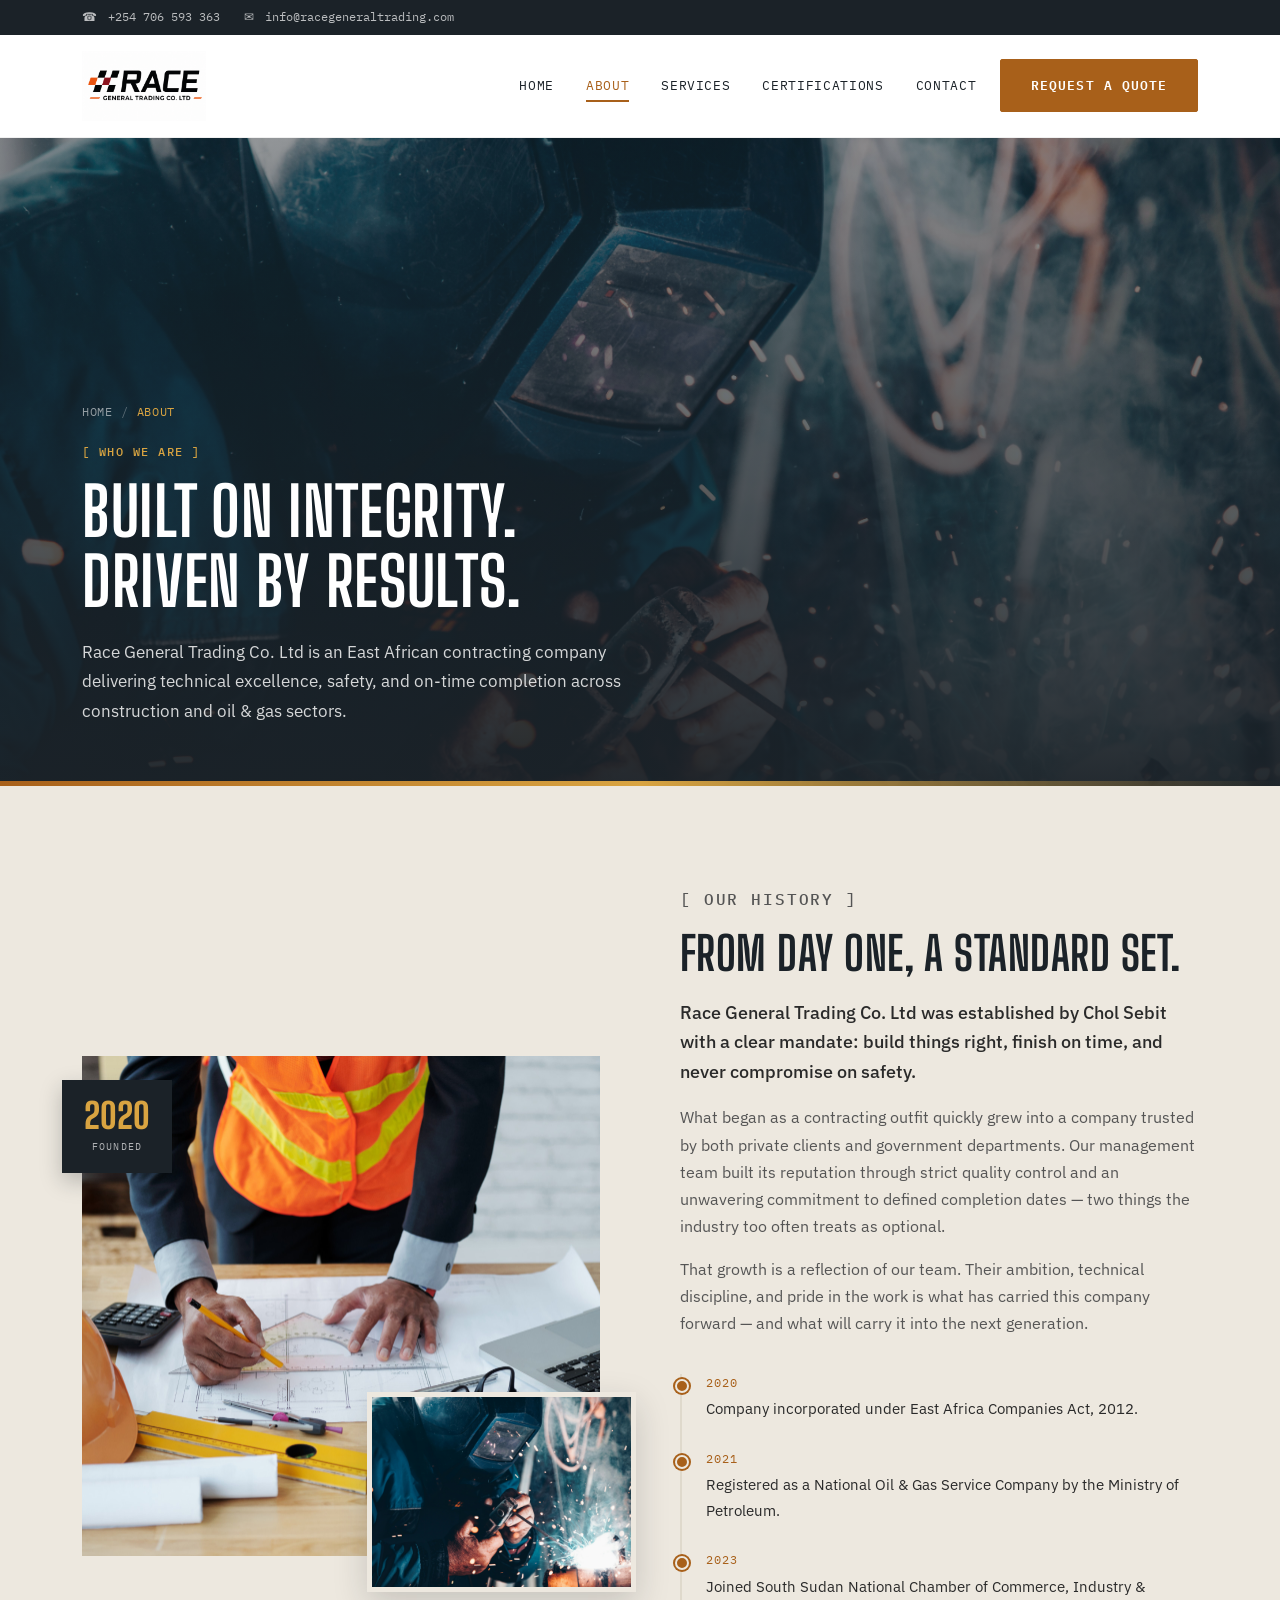
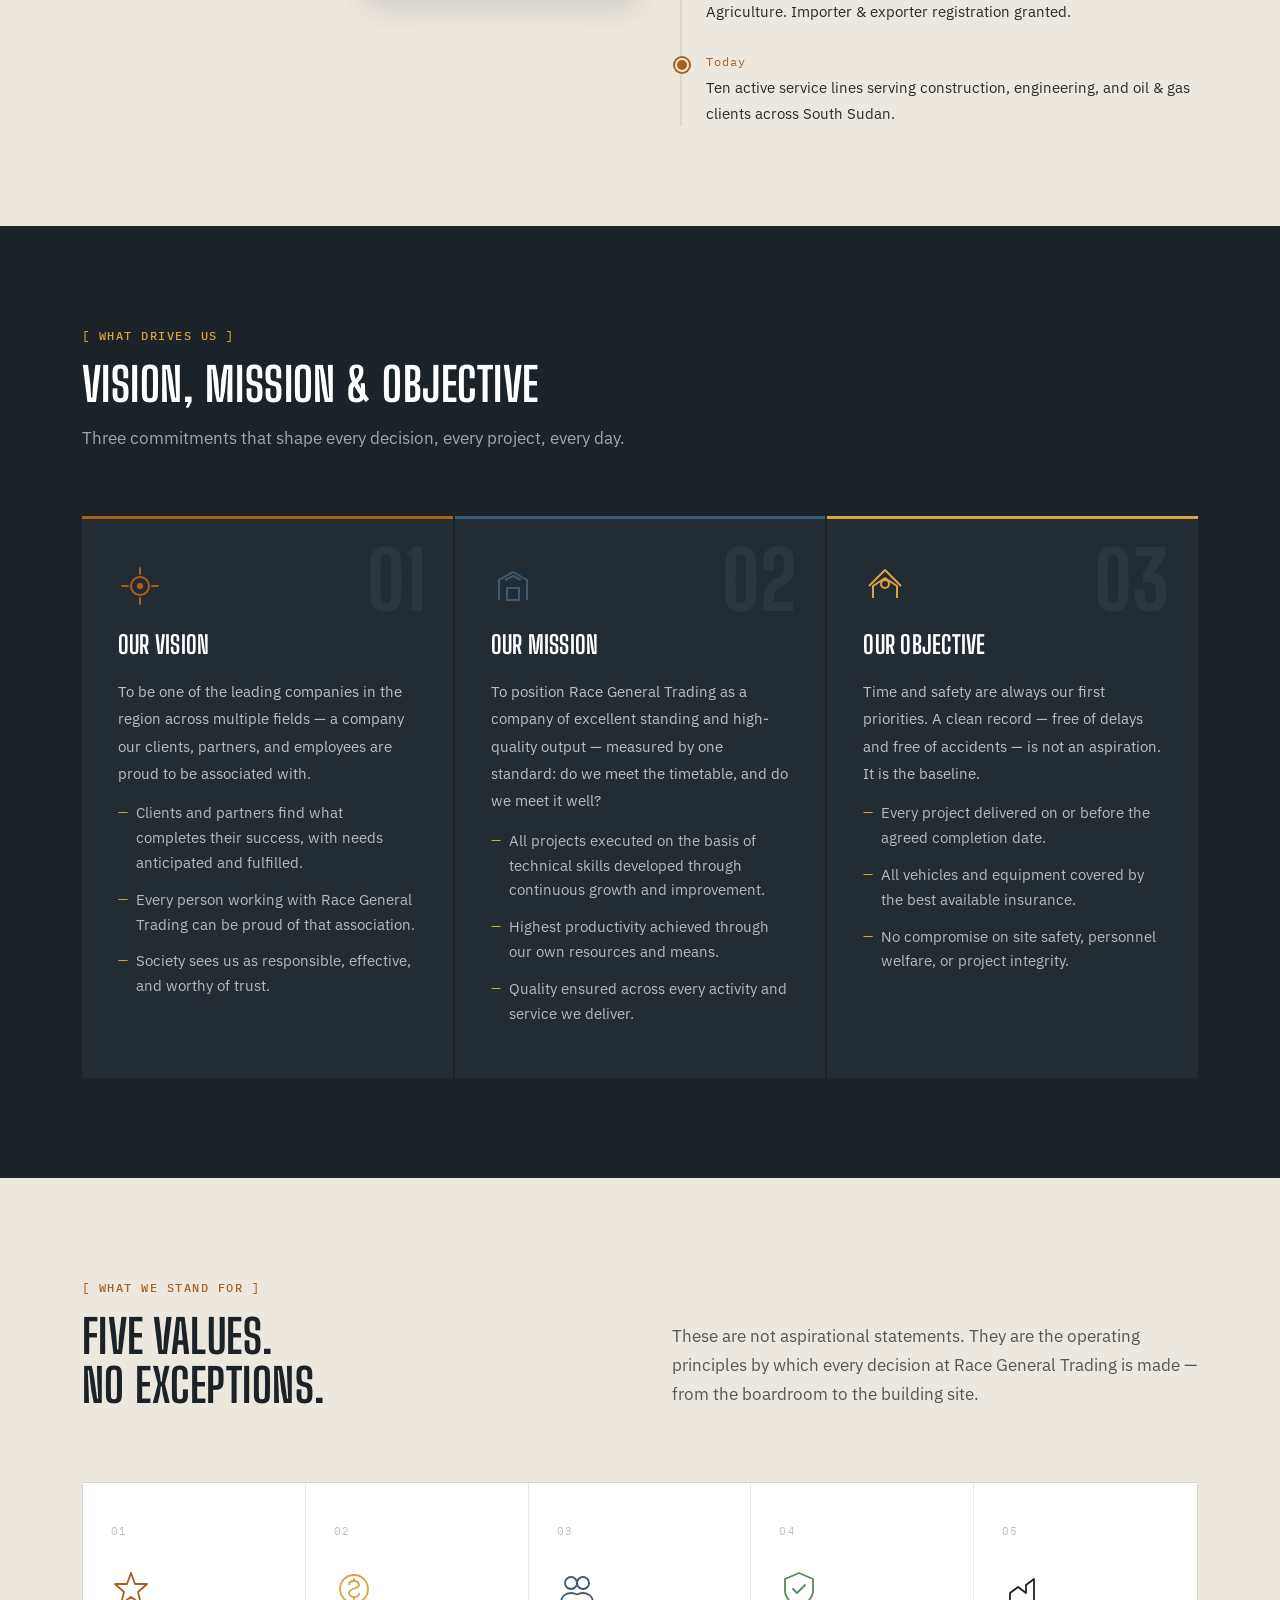
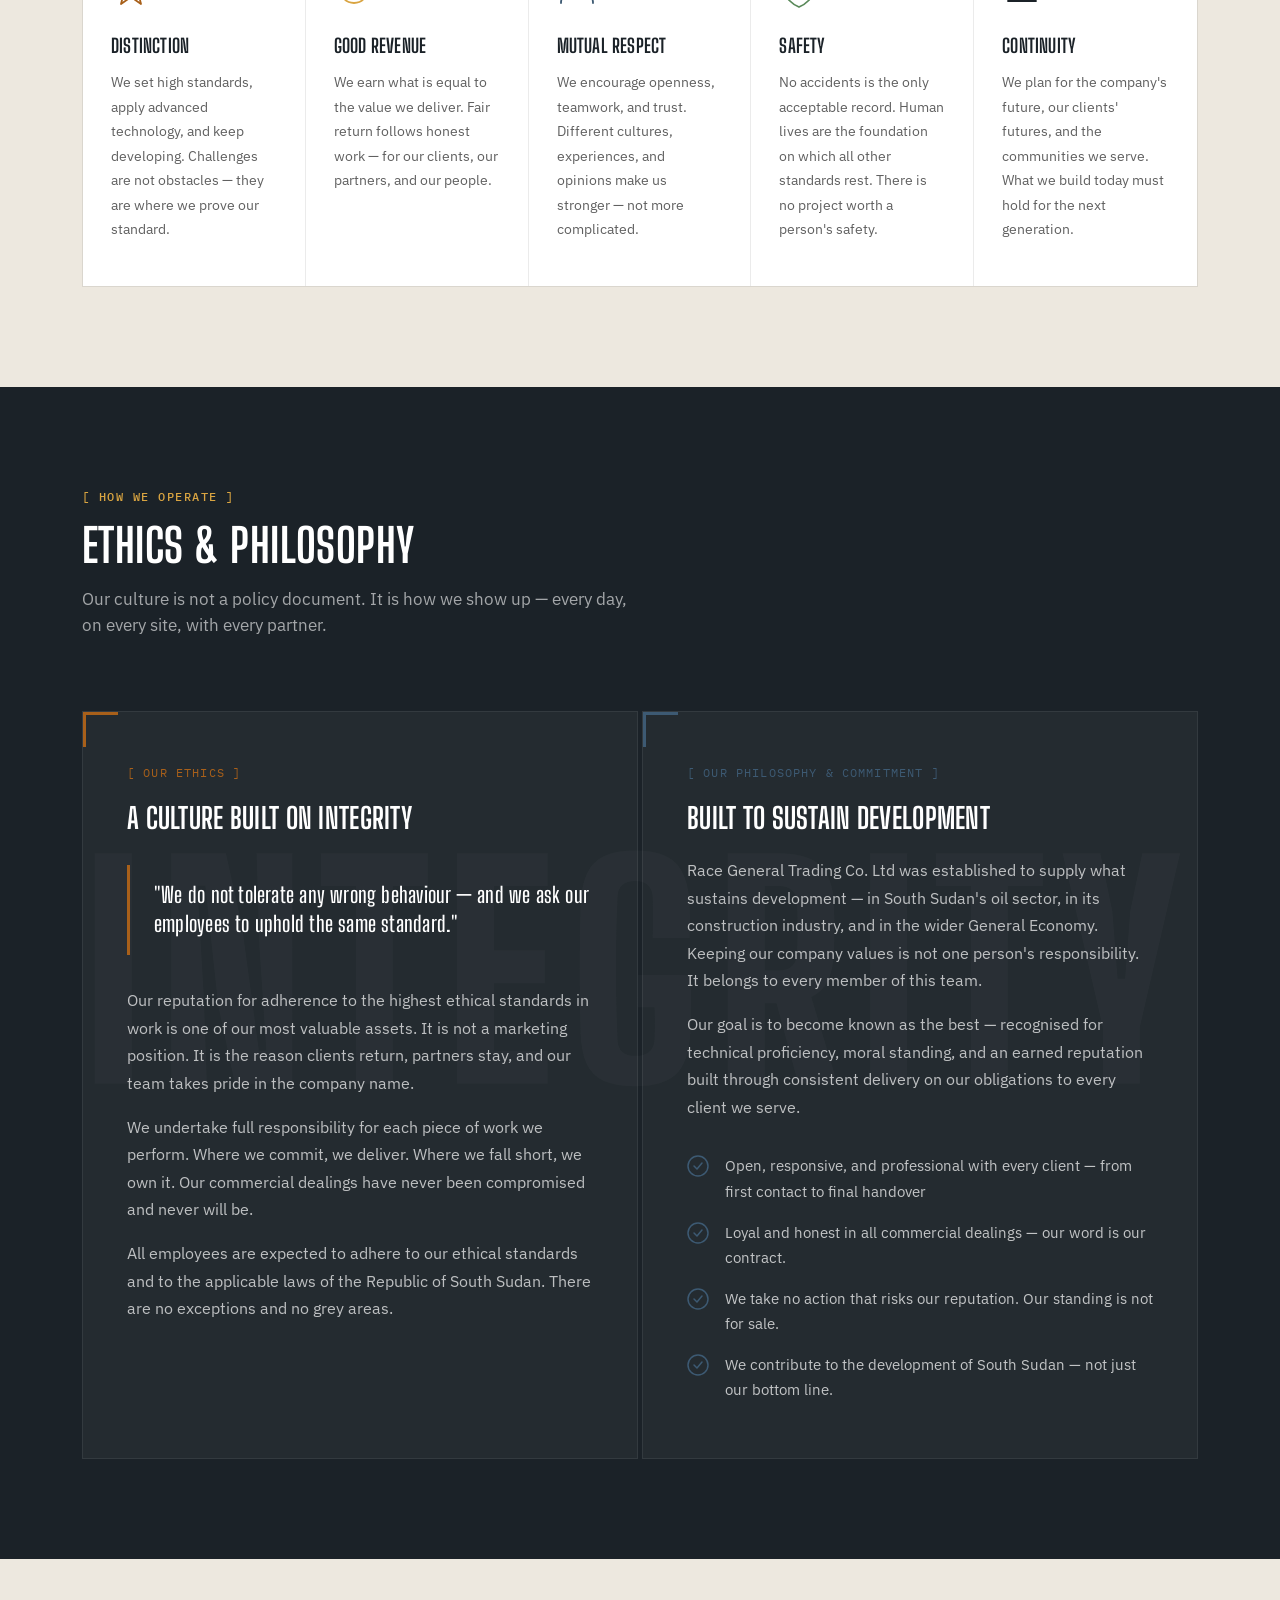
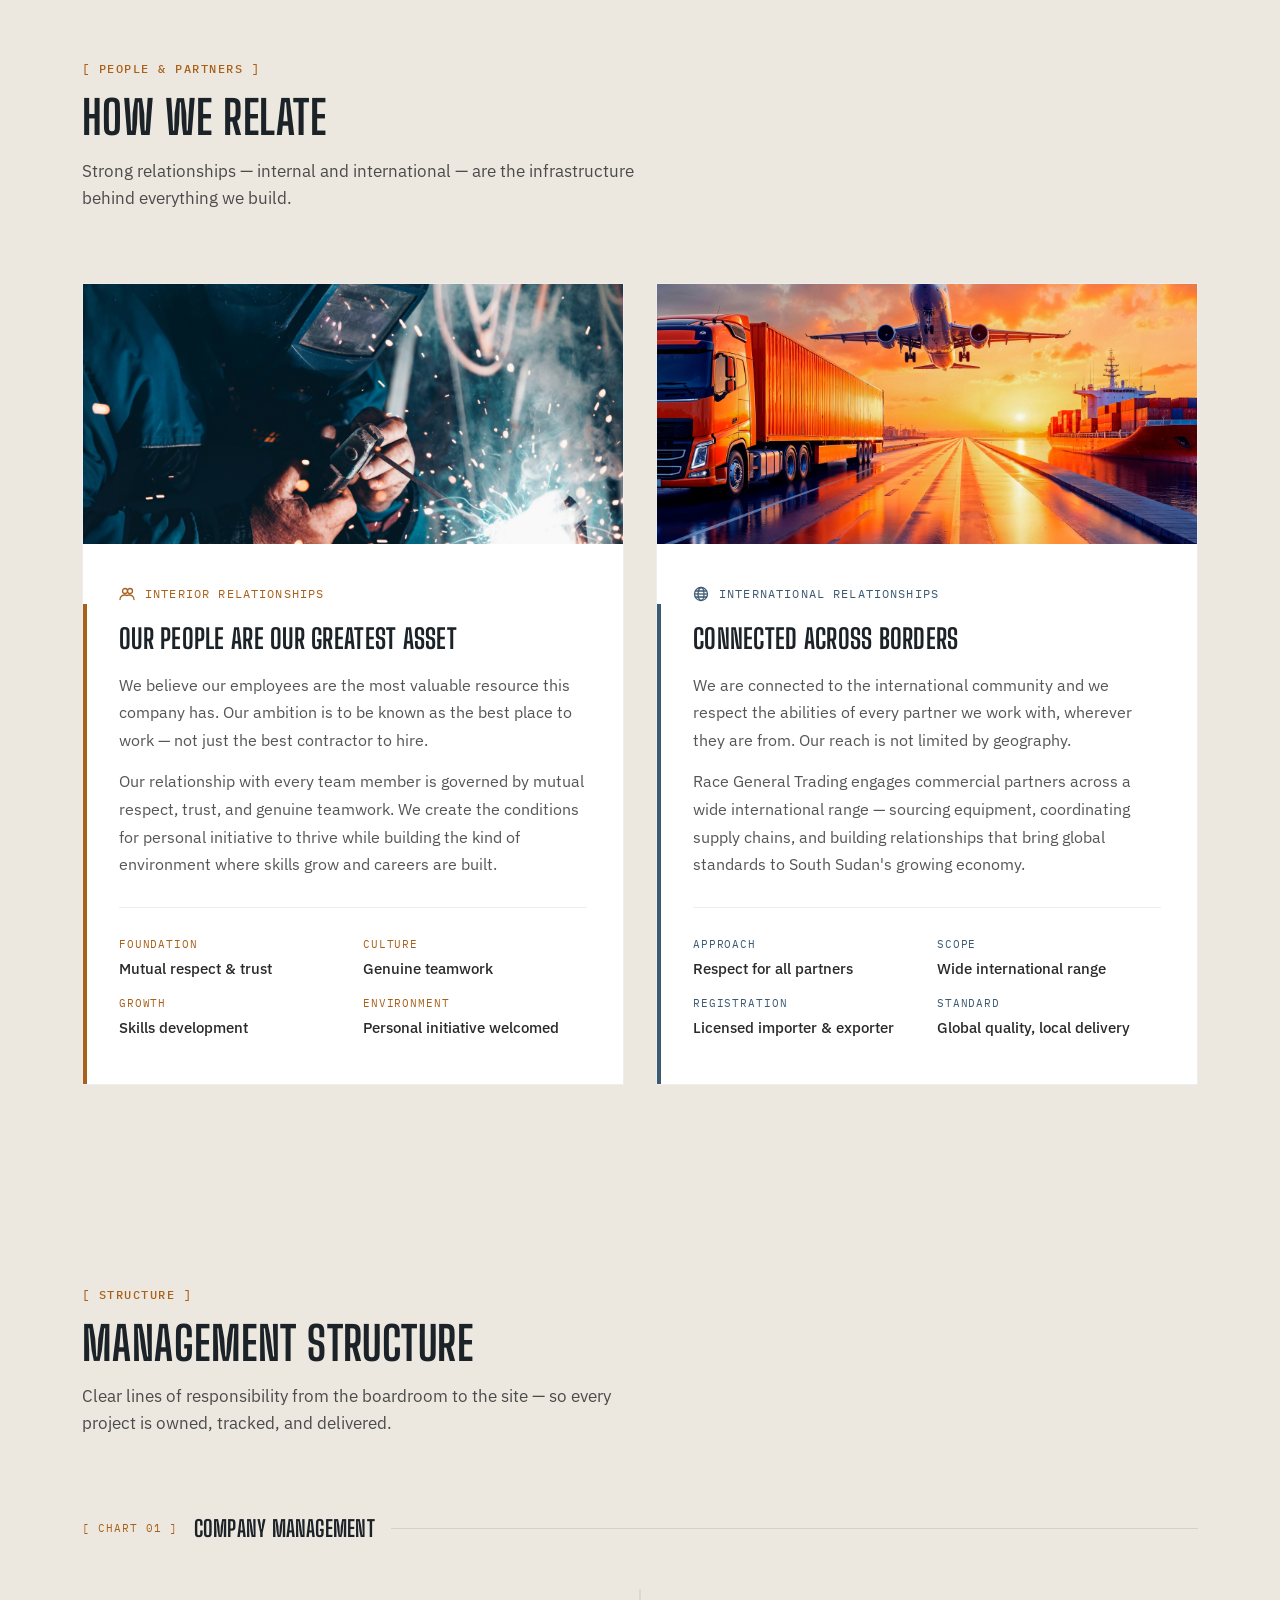
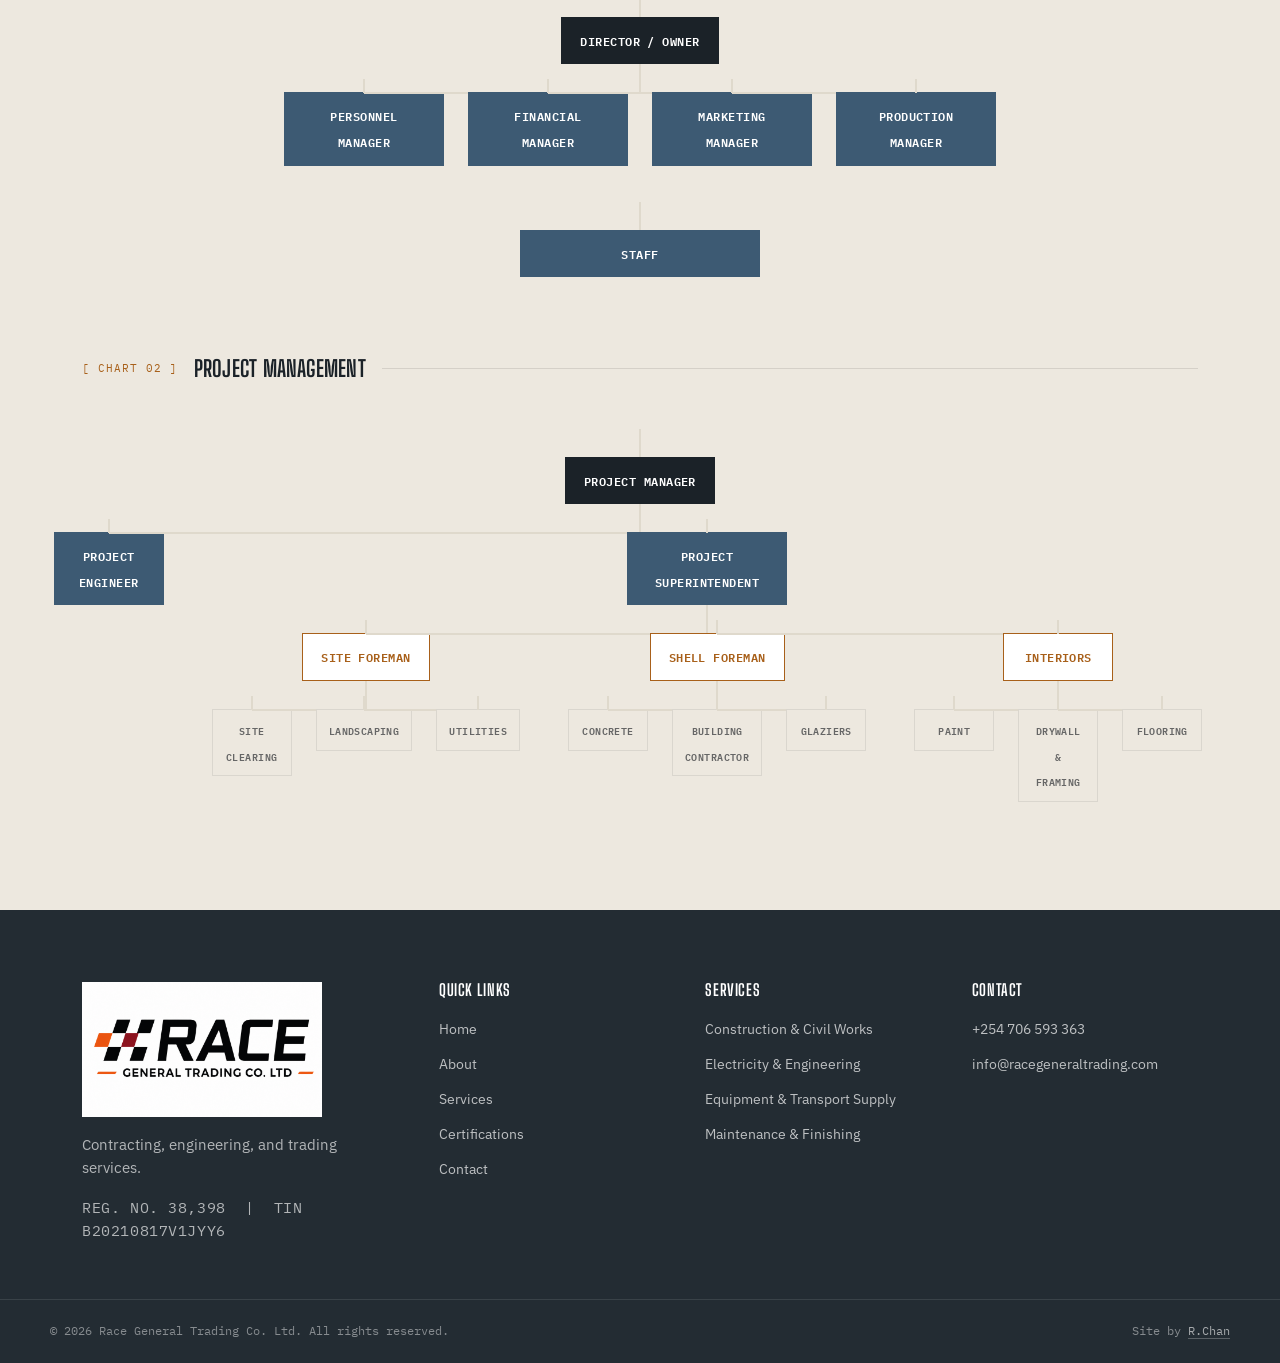
<file: about.html>
<!DOCTYPE html>
<html lang = "en">
	<head>
		<title> Race General Trading </title>

		<meta charset = "UTF-8" />
		<meta name = "author" content = "Rebecca Chan" /> <!--date of creation; Sun, June 21, 2026-->
		<meta name = "viewport" content = "width=device-width,initial-scale=1,shrink-to-fit=no" />
		<meta name = "description" content = "Race General Trading Co. Ltd" />

		<!--browser icon-->
		<link 	rel = "icon"
      			href = 'data:image/svg+xml,<svg xmlns="http://www.w3.org/2000/svg" viewBox="0 0 100 100"><text y=".9em" font-size="90">🚢</text></svg>' />

		<!--font awesome link-->
        <link rel = "stylesheet" href = "https://cdnjs.cloudflare.com/ajax/libs/font-awesome/6.7.2/css/all.min.css" />

        <!--custom css-->
		<link rel = "stylesheet" href = "css/style.css" />

		<!--google css-->
        <link rel = "preconnect" href = "https://fonts.googleapis.com" />
        <link rel = "preconnect" href = "https://fonts.gstatic.com" crossorigin />
        <link href = "https://fonts.googleapis.com/css2?family=Big+Shoulders+Display:wght@600;700;800&family=IBM+Plex+Sans:wght@400;500;600;700&family=IBM+Plex+Mono:wght@400;500;600&display=swap" rel = "stylesheet" />
	</head>

	<body>

		<!--top bar-->
		<div class = "topbar">
			<div class = "topbar-inner">
				<div class = "topbar-contact">
					<a href = "tel:+254706593363"> <span class = "ic">&#9742;</span> +254 706 593 363 </a>
					<a href = "mailto:info@racegeneraltrading.com"> <span class = "ic">&#9993;</span> info@racegeneraltrading.com </a>
				</div>
			</div>
		</div>
		<!--top bar end-->

		<!--header / nav-->
		<header class = "site-header" id = "siteHeader">
			<div class = "header-inner">
				<a href = "index.html" class = "logo">
				    <img src = "images/logo.png"
				         alt = "RACE General Trading Co. Ltd"
				         class = "logo-img" />
				</a>

				<nav class = "main-nav" id = "mainNav">
					<a href = "index.html"> Home </a>
					<a href = "about.html" class = "active"> About </a>
					<a href = "services.html"> Services </a>
					<a href = "certifications.html"> Certifications </a>
					<a href = "contact.html"> Contact </a>
				</nav>

				<a href = "contact.html" class = "btn btn-primary nav-cta"> Request a Quote </a>

				<button class = "nav-toggle" id = "navToggle" aria-label = "Toggle navigation" aria-expanded = "false">
					<span></span><span></span><span></span>
				</button>
			</div>
		</header>
		<!--header / nav end-->

		<main>

			<!--about hero-->
			<section class = "about-hero">
				<div class = "about-hero-media">
			  		<img src = "images/services/engineering.jpg" alt = "Race General Trading engineering team on site" />
			  		<div class = "about-hero-overlay"></div>
				</div>

				<div class = "about-hero-content">
			  		<nav class = "breadcrumb" aria-label = "Breadcrumb">
			    		<a href = "index.html"> Home </a>
			    		<span class = "breadcrumb-sep"> / </span>
			    		<span class = "breadcrumb-current"> About </span>
			  		</nav>

			  		<p class = "eyebrow eyebrow-light"> [ WHO WE ARE ] </p>
			  		<h1> Built On Integrity. <br> Driven By Results. </h1>
			  		<p class = "about-hero-sub">
			  			Race General Trading Co. Ltd is an East African contracting company delivering technical excellence, safety, and on-time completion across construction and oil &amp; gas sectors.
			  		</p>
				</div>

				<div class = "about-hero-rule"></div>
			</section>
			<!--about hero end-->

			<!--our story-->
			<section class = "about-story">
    			<div class = "section-inner">
      				<div class = "story-grid">

      					<!--image stack-->
						<div class = "story-img-wrap">
							<img class = "story-img-main" src = "images/services/construction.jpg" alt = "Race General Trading construction project in progress" />
							<img class = "story-img-accent" src = "images/services/engineering.jpg" alt = "Engineering team reviewing plans on site" />

							<div class = "story-founded-badge">
								<span class = "badge-year"> 2020 </span>
								<span class = "badge-label"> Founded </span>
							</div>
						</div>

						<!--copy-->
				        <div class = "story-copy">
				          	<p class = "eyebrow"> [ OUR HISTORY ] </p>
				          	<h2 class = "section-title"> From Day One, A Standard Set. </h2>
				          	<p class = "lead">
				          		Race General Trading Co. Ltd was established by Chol Sebit with a clear mandate: build things right, finish on time, and never compromise on safety.
				          	</p>
				          	<p>
				          		What began as a contracting outfit quickly grew into a company trusted by both private clients and government departments. Our management team built its reputation through strict quality control and an unwavering commitment to defined completion dates &mdash; two things the industry too often treats as optional.
				          	</p>
				          	<p>
				          		That growth is a reflection of our team. Their ambition, technical discipline, and pride in the work is what has carried this company forward &mdash; and what will carry it into the next generation.
				          	</p>

				          	<div class = "story-milestones">
				            	<div class = "milestone">
				              		<span class = "milestone-year"> 2020 </span>
				              		<span class = "milestone-text">
				              			Company incorporated under East Africa Companies Act, 2012. 
				              		</span>
				            	</div>

				            	<div class = "milestone">
				              		<span class = "milestone-year"> 2021 </span>
				              		<span class = "milestone-text">
				              			Registered as a National Oil &amp; Gas Service Company by the Ministry of Petroleum.
				              		</span>
				            	</div>

				            	<div class = "milestone">
				              		<span class = "milestone-year"> 2023 </span>
				              		<span class = "milestone-text">
				              			Joined South Sudan National Chamber of Commerce, Industry &amp; Agriculture. Importer &amp; exporter registration granted.
				              		</span>
				            	</div>

				            	<div class = "milestone">
				              		<span class = "milestone-year"> Today </span>
				              		<span class = "milestone-text"> 
				              			Ten active service lines serving construction, engineering, and oil &amp; gas clients across South Sudan.
				              		</span>
				            	</div>
				          	</div>
				        </div>

      				</div>
      			</div>
      		</section>
			<!--our story end-->

			<!--vision, mission and objective-->
			<section class = "about-vmo">
    			<div class = "section-inner">

    				<div class = "vmo-header">
				        <p class = "eyebrow eyebrow-light"> [ WHAT DRIVES US ] </p>
				        <h2 class = "section-title"> Vision, Mission &amp; Objective </h2>
				        <p class = "section-sub"> Three commitments that shape every decision, every project, every day. </p>
				    </div>

				    <div class = "vmo-grid">

				    	<!--vision-->
				        <div class = "vmo-card vmo-card--vision">
				          	<span class = "vmo-index"> 01 </span>
				          	<div class = "vmo-icon">
				            	<svg viewBox = "0 0 44 44" fill = "none" xmlns = "http://www.w3.org/2000/svg">
				              		<circle cx = "22" cy = "22" r = "9" stroke = "#A8601A" stroke-width = "2" />
				              		<circle cx = "22" cy = "22" r = "3" fill = "#A8601A" />
				              		<line x1 = "22" y1 ="4" x2 = "22" y2 = "10" stroke = "#A8601A" stroke-width = "2" stroke-linecap = "round" />
				              		<line x1 = "22" y1 ="34" x2 = "22" y2 = "40" stroke = "#A8601A" stroke-width = "2" stroke-linecap="round" />
				              		<line x1 = "4" y1 = "22" x2 = "10" y2 = "22" stroke = "#A8601A" stroke-width = "2" stroke-linecap="round" />
				              		<line x1 = "34" y1 = "22" x2 = "40" y2 = "22" stroke = "#A8601A" stroke-width = "2" stroke-linecap="round" />
				            	</svg>
				          	</div>
				          	<h3> Our Vision </h3>
				          	<p>
				          		To be one of the leading companies in the region across multiple fields &mdash; a company our clients, partners, and employees are proud to be associated with.
				          	</p>
				          	<ul class = "vmo-list">
				            	<li> Clients and partners find what completes their success, with needs anticipated and fulfilled. </li>
				            	<li> Every person working with Race General Trading can be proud of that association. </li>
				            	<li> Society sees us as responsible, effective, and worthy of trust. </li>
				          	</ul>
				        </div>

				        <!--mission-->
				        <div class = "vmo-card vmo-card--mission">
				          	<span class = "vmo-index"> 02 </span>
				          	<div class = "vmo-icon">
				            	<svg viewBox = "0 0 44 44" fill = "none" xmlns = "http://www.w3.org/2000/svg">
				              		<path d = "M8 36 L8 16 L22 8 L36 16 L36 36" stroke = "#3D5A73" stroke-width = "2" stroke-linejoin = "round" />
				              		<rect x = "16" y = "24" width = "12" height = "12" stroke = "#3D5A73" stroke-width = "2" />
				              		<path d = "M14 16 L22 12 L30 16" stroke = "#3D5A73" stroke-width = "2" stroke-linejoin = "round" />
				            	</svg>
				          	</div>
				          	<h3> Our Mission </h3>
				          	<p>
				          		To position Race General Trading as a company of excellent standing and high-quality output &mdash; measured by one standard: do we meet the timetable, and do we meet it well?
				          	</p>
				          	<ul class = "vmo-list">
				            	<li>
				            		All projects executed on the basis of technical skills developed through continuous growth and improvement.
				            	</li>
				            	<li> Highest productivity achieved through our own resources and means. </li>
				            	<li> Quality ensured across every activity and service we deliver. </li>
				          	</ul>
				        </div>

				        <!--objective-->
				        <div class = "vmo-card vmo-card--objective">
				          	<span class = "vmo-index"> 03 </span>
				          	<div class = "vmo-icon">
				            	<svg viewBox = "0 0 44 44" fill = "none" xmlns = "http://www.w3.org/2000/svg">
				              		<path d = "M10 34 L10 22 L22 14 L34 22 L34 34" stroke = "#D9A441" stroke-width = "2" stroke-linejoin = "round" />
				              		<circle cx = "22" cy = "20" r = "4" stroke = "#D9A441" stroke-width = "2" />
				              		<path d = "M6 22 L22 6 L38 22" stroke = "#D9A441" stroke-width = "2" stroke-linejoin = "round" />
				            	</svg>
				          	</div>
				          	<h3> Our Objective </h3>
				          	<p>
				          		Time and safety are always our first priorities. A clean record &mdash; free of delays and free of accidents &mdash; is not an aspiration. It is the baseline.
				          	</p>
				          	<ul class = "vmo-list">
				            	<li> Every project delivered on or before the agreed completion date. </li>
				            	<li> All vehicles and equipment covered by the best available insurance. </li>
				            	<li> No compromise on site safety, personnel welfare, or project integrity. </li>
				          	</ul>
				        </div>

				    </div>

    			</div>
    		</section>
			<!--vision, mission and objective end-->

			<!--our values-->
			<section class = "about-values">
    			<div class = "section-inner">

    				<div class = "values-intro">
				        <div class = "values-intro-left">
				          	<p class = "eyebrow"> [ WHAT WE STAND FOR ] </p>
				          	<h2 class = "section-title"> Five Values. <br> No Exceptions. </h2>
				        </div>

				        <div class = "values-intro-right">
				          	<p>
				          		These are not aspirational statements. They are the operating principles by which every decision at Race General Trading is made &mdash; from the boardroom to the building site.
				          	</p>
				        </div>
				    </div>

				    <div class = "values-cards">

				    	<div class = "value-card value-card--distinction">
				          	<span class = "value-number"> 01 </span>
				          	<svg class = "value-icon" viewBox = "0 0 40 40" fill = "none" xmlns = "http://www.w3.org/2000/svg">
				            	<polygon points = "20,4 24,15 36,15 27,23 30,35 20,28 10,35 13,23 4,15 16,15" stroke = "#A8601A" stroke-width = "1.8" fill = "none" stroke-linejoin = "round" />
				          	</svg>
				          	<h3> Distinction </h3>
				          	<p>
				          		We set high standards, apply advanced technology, and keep developing. Challenges are not obstacles &mdash; they are where we prove our standard.
				          	</p>
				        </div>

				        <div class = "value-card value-card--revenue">
				          	<span class = "value-number"> 02 </span>
				          	<svg class = "value-icon" viewBox = "0 0 40 40" fill = "none" xmlns = "http://www.w3.org/2000/svg">
				            	<circle cx = "20" cy = "20" r = "14" stroke = "#D9A441" stroke-width = "1.8" />
				            	<path d = "M20 10 L20 12 M20 28 L20 30" stroke = "#D9A441" stroke-width = "1.8" stroke-linecap = "round" />
				            	<path d = "M15 15.5 C15 13.5 17 12 20 12 C23 12 25 13.5 25 16 C25 20 15 19 15 23.5 C15 26 17 28 20 28 C23 28 25 26.5 25 24.5" stroke = "#D9A441" stroke-width = "1.8" stroke-linecap = "round" />
				          	</svg>
				          	<h3> Good Revenue </h3>
				          	<p>
				          		We earn what is equal to the value we deliver. Fair return follows honest work &mdash; for our clients, our partners, and our people.
				          	</p>
				        </div>

				        <div class = "value-card value-card--respect">
				          	<span class = "value-number"> 03 </span>
				          	<svg class = "value-icon" viewBox = "0 0 40 40" fill = "none" xmlns = "http://www.w3.org/2000/svg">
				            	<circle cx = "14" cy = "14" r = "6" stroke = "#3D5A73" stroke-width = "1.8" />
				            	<circle cx = "26" cy = "14" r = "6" stroke = "#3D5A73" stroke-width = "1.8" />
				            	<path d = "M4 34 C4 27 9 24 14 24 C17 24 20 25.5 20 25.5 C20 25.5 23 24 26 24 C31 24 36 27 36 34" stroke = "#3D5A73" stroke-width = "1.8" stroke-linecap = "round" />
				          	</svg>
				          	<h3> Mutual Respect </h3>
				          	<p>
				          		We encourage openness, teamwork, and trust. Different cultures, experiences, and opinions make us stronger &mdash; not more complicated.
				          	</p>
				        </div>

				        <div class = "value-card value-card--safety">
				          	<span class = "value-number"> 04 </span>
				          	<svg class = "value-icon" viewBox = "0 0 40 40" fill = "none" xmlns = "http://www.w3.org/2000/svg">
				            	<path d = "M20 4 L34 10 L34 22 C34 29 27 35 20 38 C13 35 6 29 6 22 L6 10 Z" stroke = "#5A8A5A" stroke-width = "1.8" stroke-linejoin = "round" />
				            	<path d = "M14 20 L18 24 L26 16" stroke = "#5A8A5A" stroke-width = "1.8" stroke-linecap = "round" stroke-linejoin="round" />
				          	</svg>
				          	<h3> Safety </h3>
				          	<p>
				          		No accidents is the only acceptable record. Human lives are the foundation on which all other standards rest. There is no project worth a person's safety.
				          	</p>
				        </div>

				        <div class = "value-card value-card--continuity">
				          	<span class = "value-number"> 05 </span>
				          	<svg class = "value-icon" viewBox = "0 0 40 40" fill = "none" xmlns = "http://www.w3.org/2000/svg">
				            	<path d = "M8 32 L8 24 L16 18 L24 24 L24 16 L32 10 L32 32" stroke = "#1B2228" stroke-width = "1.8" stroke-linejoin = "round" />
				            	<line x1 = "6" y1 = "32" x2 = "34" y2 = "32" stroke = "#1B2228" stroke-width = "1.8" stroke-linecap = "round" />
				          	</svg>
				          	<h3> Continuity </h3>
				          	<p>
				          		We plan for the company's future, our clients' futures, and the communities we serve. What we build today must hold for the next generation.
				          	</p>
				        </div>

				    </div>

    			</div>
    		</section>
			<!--our values end-->

			<!--ethics and philosophy-->
			<section class = "about-ethics">
    			<div class = "section-inner">

    				<div class = "ethics-header">
				        <p class = "eyebrow eyebrow-light"> [ HOW WE OPERATE ] </p>
				        <h2 class = "section-title"> Ethics &amp; Philosophy </h2>
				        <p class = "section-sub">
				        	Our culture is not a policy document. It is how we show up &mdash; every day, on every site, with every partner.
				        </p>
				    </div>

				    <div class = "ethics-grid">

				    	<!--ethics panel-->
				        <div class = "ethics-panel ethics-panel--ethics">
				          	<span class = "ethics-panel-eyebrow"> [ Our Ethics ] </span>
				          	<h3> A Culture Built on Integrity </h3>

				          	<div class = "ethics-quote">
				            	<p>
				            		"We do not tolerate any wrong behaviour &mdash; and we ask our employees to uphold the same standard."
				            	</p>
				          	</div>

				          	<p>
				          		Our reputation for adherence to the highest ethical standards in work is one of our most valuable assets. It is not a marketing position. It is the reason clients return, partners stay, and our team takes pride in the company name.
				          	</p>
				          	<p>
				          		We undertake full responsibility for each piece of work we perform. Where we commit, we deliver. Where we fall short, we own it. Our commercial dealings have never been compromised and never will be.
				          	</p>
				          	<p>
				          		All employees are expected to adhere to our ethical standards and to the applicable laws of the Republic of South Sudan. There are no exceptions and no grey areas.
				          	</p>
				        </div>
				        <!--ethics panel end-->

				        <!--philosophy panel-->
				        <div class = "ethics-panel ethics-panel--philosophy">
				          	<span class = "ethics-panel-eyebrow"> [ Our Philosophy &amp; Commitment ] </span>
				          	<h3> Built to Sustain Development </h3>

				          	<p>
				          		Race General Trading Co. Ltd was established to supply what sustains development &mdash; in South Sudan's oil sector, in its construction industry, and in the wider General Economy. Keeping our company values is not one person's responsibility. It belongs to every member of this team.
				          	</p>

				          	<p>
				          		Our goal is to become known as the best &mdash; recognised for technical proficiency, moral standing, and an earned reputation built through consistent delivery on our obligations to every client we serve.
				          	</p>

				          	<div class = "commitment-list">

					            <div class = "commitment-item">
					              	<svg class = "commitment-check" viewBox = "0 0 22 22" fill = "none" xmlns = "http://www.w3.org/2000/svg">
					              		<circle cx = "11" cy = "11" r = "10" stroke = "#3D5A73" stroke-width = "1.5" />
					                	<path d = "M7 11 L10 14 L15 8" stroke = "#3D5A73" stroke-width = "1.5" stroke-linecap = "round" stroke-linejoin = "round" />
					              	</svg>
					              	<span class = "commitment-text">
					              		Open, responsive, and professional with every client &mdash; from first contact to final handover
					              	</span>
					            </div>

					            <div class = "commitment-item">
					              	<svg class = "commitment-check" viewBox = "0 0 22 22" fill = "none" xmlns = "http://www.w3.org/2000/svg">
					                	<circle cx = "11" cy = "11" r = "10" stroke = "#3D5A73" stroke-width = "1.5" />
					                	<path d = "M7 11 L10 14 L15 8" stroke = "#3D5A73" stroke-width = "1.5" stroke-linecap = "round" stroke-linejoin = "round" />
					              	</svg>
					              	<span class = "commitment-text">
					              		Loyal and honest in all commercial dealings &mdash; our word is our contract.
					              	</span>
					            </div>

					            <div class = "commitment-item">
					              	<svg class = "commitment-check" viewBox = "0 0 22 22" fill = "none" xmlns = "http://www.w3.org/2000/svg">
					                	<circle cx = "11" cy = "11" r = "10" stroke = "#3D5A73" stroke-width = "1.5" />
					                	<path d = "M7 11 L10 14 L15 8" stroke = "#3D5A73" stroke-width = "1.5" stroke-linecap = "round" stroke-linejoin = "round" />
					              	</svg>
					              	<span class = "commitment-text">
					              		We take no action that risks our reputation. Our standing is not for sale.
					              	</span>
					            </div>

					            <div class = "commitment-item">
					              	<svg class = "commitment-check" viewBox = "0 0 22 22" fill = "none" xmlns = "http://www.w3.org/2000/svg">
					                	<circle cx = "11" cy = "11" r = "10" stroke = "#3D5A73" stroke-width = "1.5" />
					                	<path d = "M7 11 L10 14 L15 8" stroke = "#3D5A73" stroke-width = "1.5" stroke-linecap = "round" stroke-linejoin = "round" />
					              	</svg>
					              	<span class = "commitment-text">
					              		We contribute to the development of South Sudan &mdash; not just our bottom line.
					              	</span>
					            </div>
				          	</div>
				        </div>
				        <!--philosophy panel end-->

				    </div>

    			</div>
    		</section>
			<!--ethics and philosophy end-->

			<!--relationships-->
			<section class = "about-relationships">
    			<div class = "section-inner">

    				<div class = "relationships-header">
				        <p class = "eyebrow"> [ PEOPLE &amp; PARTNERS ] </p>
				        <h2 class = "section-title"> How We Relate </h2>
				        <p class = "section-sub">
				        	Strong relationships &mdash; internal and international &mdash; are the infrastructure behind everything we build.
				        </p>
				    </div>

				    <!--relationships grid-->
				    <div class = "relationships-grid">

				    	<div class = "rel-card rel-card--interior">
				          	<img class = "rel-card-img" src = "images/services/engineering.jpg" alt = "Race General Trading team on site" />
				          	<div class = "rel-card-body">
				            	<div class = "rel-type-tag">
				              		<svg width = "16" height = "16" viewBox = "0 0 16 16" fill = "none" xmlns = "http://www.w3.org/2000/svg">
				                		<circle cx = "6" cy = "5" r = "2.5" stroke = "#A8601A" stroke-width = "1.3" />
				                		<circle cx = "11" cy = "5" r = "2.5" stroke = "#A8601A" stroke-width = "1.3" />
				                		<path d = "M1 13.5 C1 10.5 3.5 9 6 9 C7.2 9 8 9.6 8 9.6 C8 9.6 8.8 9 10 9 C12.5 9 15 10.5 15 13.5" stroke = "#A8601A" stroke-width = "1.3" stroke-linecap = "round" />
				              		</svg>
				              		Interior Relationships
				            	</div>
				            	<h3> Our People Are Our Greatest Asset </h3>
				            	<p>
				            		We believe our employees are the most valuable resource this company has. Our ambition is to be known as the best place to work &mdash; not just the best contractor to hire.
				            	</p>
				            	<p>
				            		Our relationship with every team member is governed by mutual respect, trust, and genuine teamwork. We create the conditions for personal initiative to thrive while building the kind of environment where skills grow and careers are built.
				            	</p>

				            	<div class = "rel-pillars">
				              		<div class = "rel-pillar">
				                		<span class = "rel-pillar-label"> Foundation </span>
				                		<span class = "rel-pillar-value"> Mutual respect &amp; trust </span>
				              		</div>

				              		<div class = "rel-pillar">
				                		<span class = "rel-pillar-label"> Culture </span>
				                		<span class = "rel-pillar-value"> Genuine teamwork </span>
				              		</div>

				              		<div class = "rel-pillar">
				                		<span class = "rel-pillar-label"> Growth </span>
				                		<span class = "rel-pillar-value"> Skills development </span>
				              		</div>

				              		<div class = "rel-pillar">
				                		<span class = "rel-pillar-label"> Environment </span>
				                		<span class = "rel-pillar-value"> Personal initiative welcomed </span>
				              		</div>
				            	</div>
				          	</div>
				        </div>

				        <div class = "rel-card rel-card--international">
				          	<img class = "rel-card-img" src = "images/services/transportation.jpg" alt = "Race General Trading transport fleet" />
				          	<div class = "rel-card-body">
				            	<div class = "rel-type-tag">
				              		<svg width = "16" height = "16" viewBox = "0 0 16 16" fill = "none" xmlns = "http://www.w3.org/2000/svg">
				                		<circle cx = "8" cy = "8" r = "6.5" stroke = "#3D5A73" stroke-width = "1.3" />
				                		<ellipse cx = "8" cy = "8" rx = "3" ry = "6.5" stroke = "#3D5A73" stroke-width = "1.3" />
				                		<line	x1 = "1.5" 
				                				y1 = "8" 
				                				x2 = "14.5" 
				                				y2 = "8" 
				                				stroke = "#3D5A73" 
				                				stroke-width = "1.3" />
				                		<line	x1 = "2.5" 
				                				y1 = "5" 
				                				x2 = "13.5" 
				                				y2 = "5" 
				                				stroke = "#3D5A73" 
				                				stroke-width = "1.3" 
				                				stroke-linecap = "round" />

				                		<line	x1 = "2.5" 
				                				y1 = "11" 
				                				x2 = "13.5" 
				                				y2 = "11" 
				                				stroke = "#3D5A73" 
				                				stroke-width = "1.3" 
				                				stroke-linecap = "round" />
				              		</svg>
				              		International Relationships
				            	</div>
				            	<h3> Connected Across Borders </h3>
				            	<p>
				            		We are connected to the international community and we respect the abilities of every partner we work with, wherever they are from. Our reach is not limited by geography.
				            	</p>
				            	<p>
				            		Race General Trading engages commercial partners across a wide international range &mdash; sourcing equipment, coordinating supply chains, and building relationships that bring global standards to South Sudan's growing economy.
				            	</p>

				            	<div class = "rel-pillars">
				              		<div class = "rel-pillar">
				                		<span class = "rel-pillar-label"> Approach </span>
				                		<span class = "rel-pillar-value"> Respect for all partners </span>
				              		</div>

				              		<div class = "rel-pillar">
				                		<span class = "rel-pillar-label"> Scope </span>
				                		<span class = "rel-pillar-value"> Wide international range </span>
				              		</div>

				              		<div class = "rel-pillar">
				                		<span class = "rel-pillar-label"> Registration </span>
				                		<span class = "rel-pillar-value"> Licensed importer &amp; exporter </span>
				              		</div>

				              		<div class = "rel-pillar">
				                		<span class = "rel-pillar-label"> Standard </span>
				                		<span class = "rel-pillar-value"> Global quality, local delivery </span>
				              		</div>
				            	</div>
				          	</div>
				        </div>

				    </div>
				    <!--relationships grid end-->

    			</div>
    		</section>
			<!--relationships end-->

			<!--management structure-->
			<section class = "about-management">
    			<div class = "section-inner">

    				<div class = "management-header">
				        <p class = "eyebrow"> [ STRUCTURE ] </p>
				        <h2 class = "section-title"> Management Structure </h2>
				        <p class = "section-sub">
				        	Clear lines of responsibility from the boardroom to the site &mdash; so every project is owned, tracked, and delivered.
				        </p>
				    </div>

				    <!--company management-->
					<div class = "chart-block">
						<div class = "chart-block-title">
					  		<span class = "chart-block-tag"> [ CHART 01 ] </span>
					  		<h3> Company Management </h3>
					  		<div class = "chart-block-title-line"></div>
						</div>

						<div class = "org-chart">
					  		<ul>
					    		<li>
					      			<div class = "org-node org-node--top">
					        			<span class = "org-node-label"> Director / Owner </span>
					      			</div>

					      			<ul>
					        			<li>
					        				<div class = "org-node org-node--mid">
					        					<span class = "org-node-label"> Personnel Manager </span>
					        				</div>
					        			</li>

					        			<li>
					        				<div class = "org-node org-node--mid">
					        					<span class = "org-node-label"> Financial Manager </span>
					        				</div>
					        			</li>

					        			<li>
					        				<div class = "org-node org-node--mid">
					        					<span class = "org-node-label"> Marketing Manager </span>
					        				</div>
					        			</li>

					        			<li>
					        				<div class = "org-node org-node--mid">
					        					<span class = "org-node-label"> Production Manager </span>
					        				</div>
					        			</li>
					      			</ul>
					    		</li>
					  		</ul>
						</div>

						<div class="staff-row" style="display:flex;justify-content:center;">
					  		<div class="org-node org-node--staff">
					    		<span class="org-node-label">Staff</span>
					  		</div>
						</div>
					</div>
					<!--company management end-->

					<!--project management-->
					<div class = "chart-block">
						<div class = "chart-block-title">
					  		<span class = "chart-block-tag"> [ CHART 02 ] </span>
					  		<h3> Project Management </h3>
					  		<div class = "chart-block-title-line"></div>
						</div>

						<div class = "org-chart">
					  		<ul>
					    		<li>
					      			<div class = "org-node org-node--top">
					        			<span class = "org-node-label"> Project Manager </span>
					      			</div>

					      			<ul>
					        			<li>
					          				<div class = "org-node org-node--mid">
					            				<span class = "org-node-label"> Project Engineer </span>
					          				</div>
					        			</li>

					        			<li>
					          				<div class = "org-node org-node--mid">
					            				<span class = "org-node-label"> Project Superintendent </span>
					          				</div>

					          				<ul>
					            				<li>
					              					<div class = "org-node org-node--accent">
					              						<span class = "org-node-label"> Site Foreman </span>
					              					</div>
					              
					              					<ul>
					                					<li>
					                						<div class = "org-node org-node--leaf">
					                							<span class = "org-node-label"> Site Clearing </span>
					                						</div>
					                					</li>

					                					<li>
					                						<div class = "org-node org-node--leaf">
					                							<span class = "org-node-label"> Landscaping </span>
					                						</div>
					                					</li>

					                					<li>
					                						<div class = "org-node org-node--leaf">
					                							<span class = "org-node-label"> Utilities </span>
					                						</div>
					                					</li>
					              					</ul>
					            				</li>

									            <li>
									              	<div class = "org-node org-node--accent">
									              		<span class = "org-node-label"> Shell Foreman </span>
									              	</div>

									              	<ul>
									                	<li>
									                		<div class = "org-node org-node--leaf">
									                			<span class = "org-node-label"> Concrete </span>
									                		</div>
									                	</li>

									                	<li>
									                		<div class = "org-node org-node--leaf">
									                			<span class = "org-node-label"> Building Contractor </span>
									                		</div>
									                	</li>

									                	<li>
									                		<div class = "org-node org-node--leaf">
									                			<span class = "org-node-label"> Glaziers </span>
									                		</div>
									                	</li>
									              	</ul>
									            </li>

									            <li>
									              	<div class = "org-node org-node--accent">
									              		<span class = "org-node-label"> Interiors </span>
									              	</div>

									              	<ul>
									                	<li>
									                		<div class = "org-node org-node--leaf">
									                			<span class = "org-node-label"> Paint </span>
									                		</div>
									                	</li>

									                	<li>
									                		<div class = "org-node org-node--leaf">
									                			<span class = "org-node-label"> Drywall &amp; Framing </span>
									                		</div>
									                	</li>

									                	<li>
									                		<div class = "org-node org-node--leaf">
									                			<span class = "org-node-label"> Flooring </span>
									                		</div>
									                	</li>
									              	</ul>
									            </li>
					          				</ul>
					        			</li>
					      			</ul>
					    		</li>
					  		</ul>
						</div>
					</div>
					<!--project management end-->

    			</div>
    		</section>
			<!--management structure end-->

		</main>

		<!--footer-->
		<footer class = "site-footer">
  			<div class = "footer-inner">

  				<div class = "footer-col footer-brand">
			      	<div class = "footer-logo">
					    <img src = "images/logo.png"
					         alt = "RACE General Trading Co. Ltd"
					         class = "footer-logo-img">
					</div>
			      	<p> Contracting, engineering, and trading services. </p>
			      	<p class = "footer-reg"> REG. NO. 38,398 &nbsp;|&nbsp; TIN B20210817V1JYY6 </p>
			    </div>

			    <div class = "footer-col">
			      	<h4> Quick Links </h4>
			      	<a href = "index.html"> Home </a>
			      	<a href = "about.html"> About </a>
			      	<a href = "services.html"> Services </a>
			      	<a href = "certifications.html"> Certifications </a>
			      	<a href = "contact.html"> Contact </a>
			    </div>

			    <div class = "footer-col">
			      	<h4> Services </h4>
			      	<a href = "services.html"> Construction &amp; Civil Works </a>
			      	<a href = "services.html"> Electricity &amp; Engineering </a>
			      	<a href = "services.html"> Equipment &amp; Transport Supply </a>
			      	<a href = "services.html"> Maintenance &amp; Finishing </a>
			    </div>

			    <div class = "footer-col">
			      	<h4> Contact </h4>
			      	<a href = "tel:+254706593363"> +254 706 593 363 </a>
			      	<a href = "mailto:info@racegeneraltrading.com"> info@racegeneraltrading.com </a>
			    </div>

  			</div>

  			<!--footer bottom-->
  			<div class = "footer-bottom">
  				<div class = "footer-bottom-inner">
			    	<p> &copy; 2026 Race General Trading Co. Ltd. All rights reserved. </p>
			    	<p class = "footer-credit"> Site by <a href = "#" target = "_blank" rel = "noopener"> R.Chan </a> </p>
			    </div>
			</div>

  		</footer>
  		<!--footer end-->

  		<!--back to top-->
		<button id = "backToTop" class = "back-to-top" aria-label = "Back to top"> &uarr; </button>

  		<!--javascript-->
  		<script src = "js/script.js"></script>
  		<!--javascript end-->

	</body>
</html>
</file>
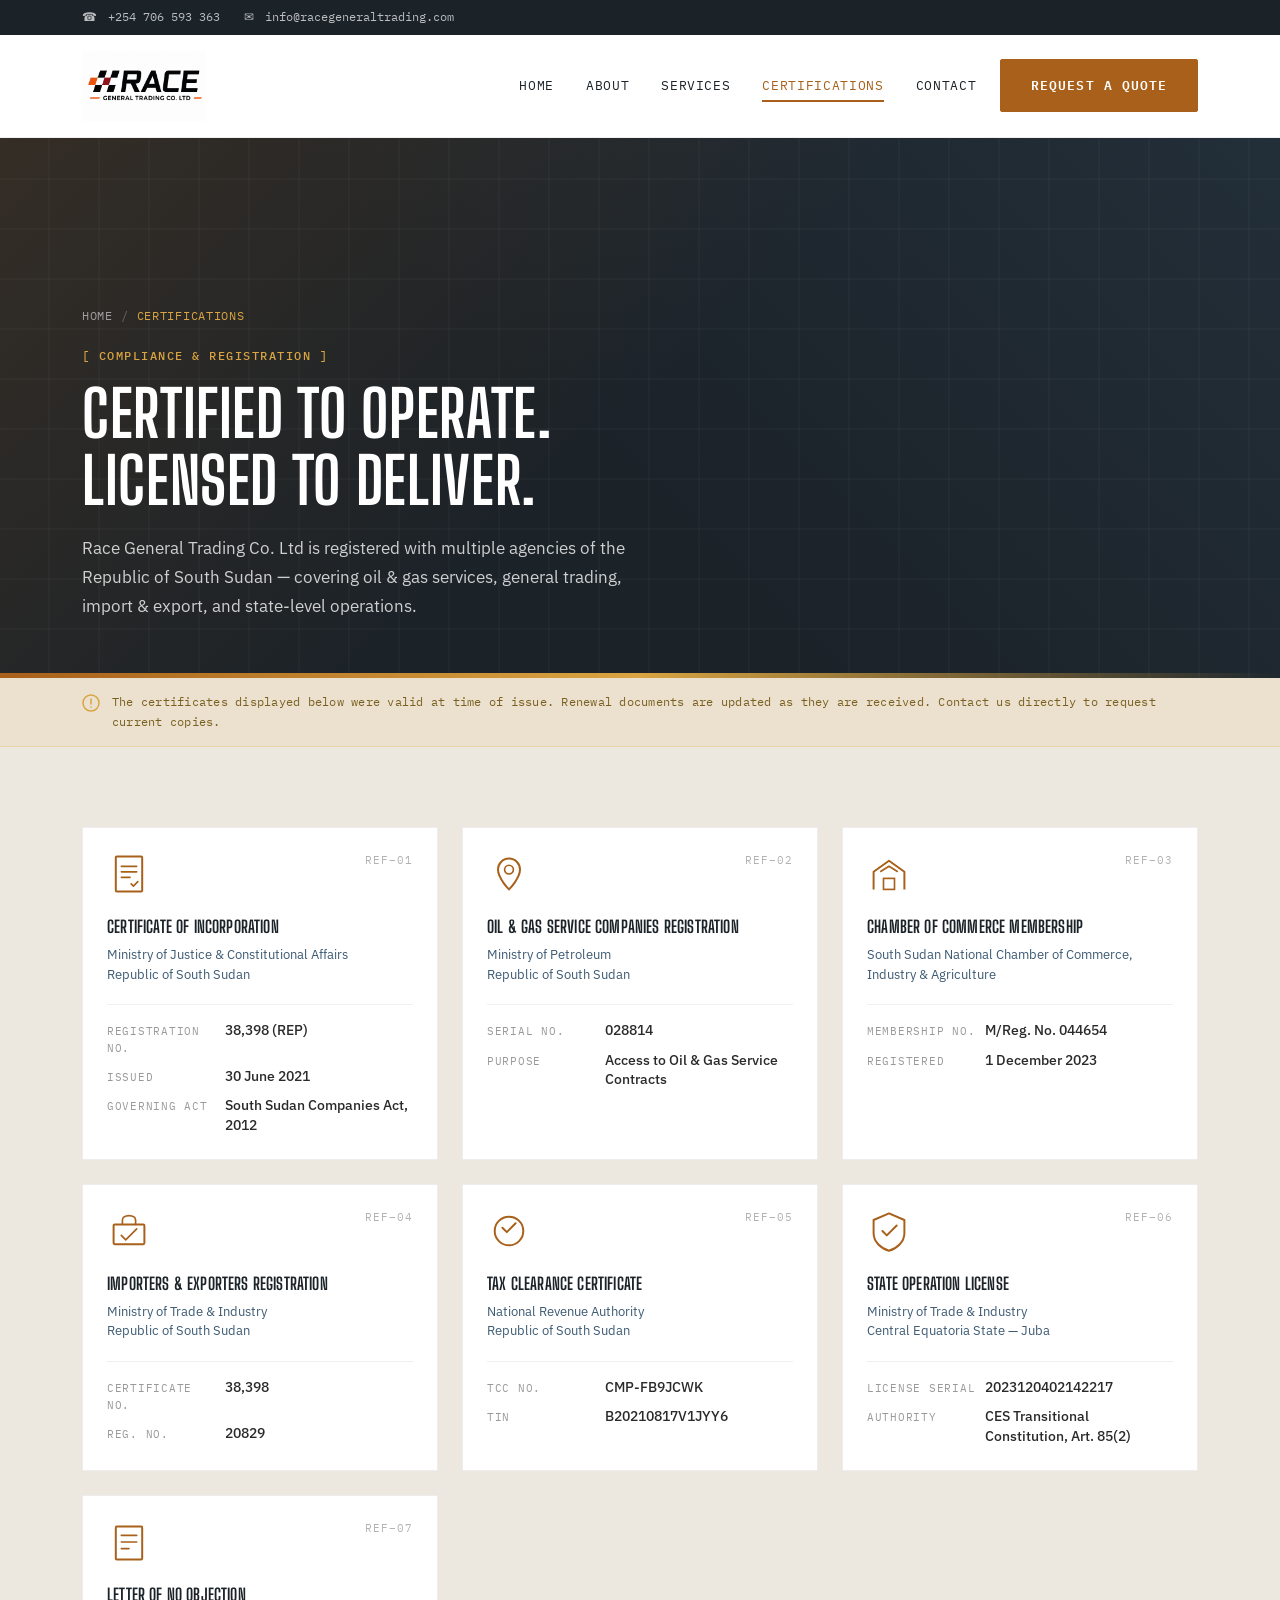
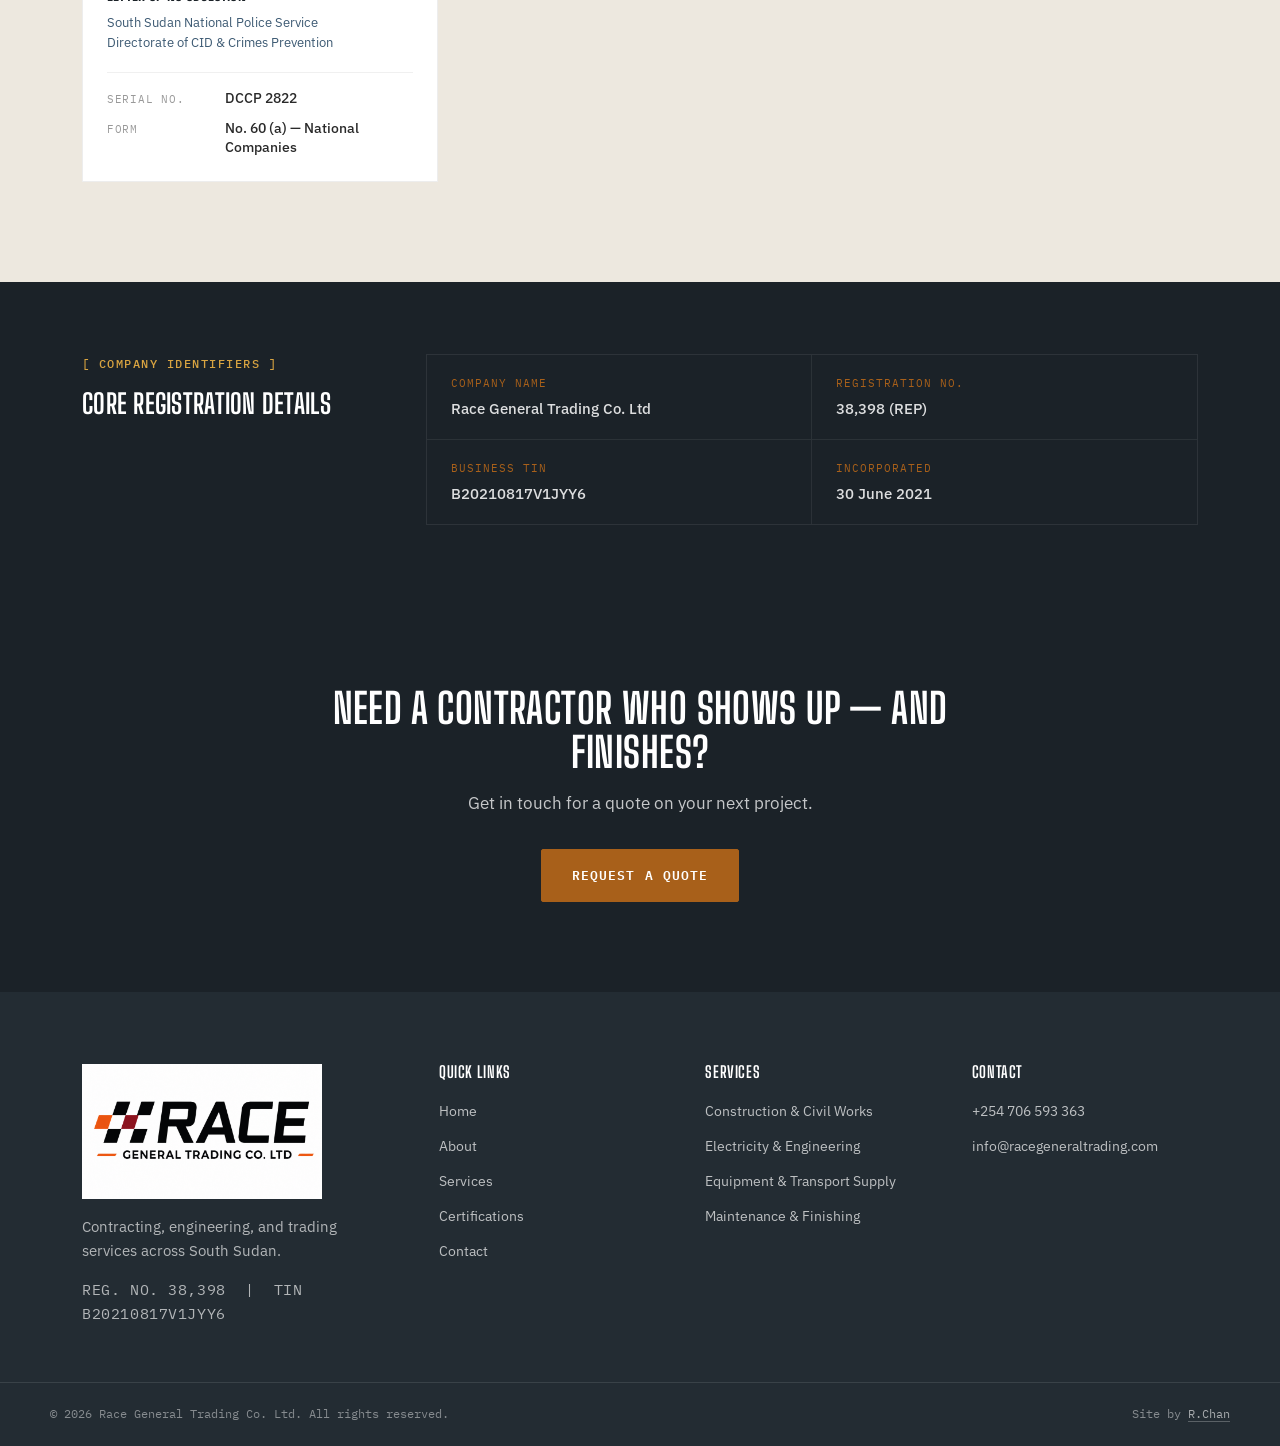
<file: certifications.html>
<!DOCTYPE html>
<html lang = "en">
	<head>
		<title> Race General Trading </title>

		<meta charset = "UTF-8" />
		<meta name = "author" content = "Rebecca Chan" /> <!--date of creation; Sun, June 21, 2026-->
		<meta name = "viewport" content = "width=device-width,initial-scale=1,shrink-to-fit=no" />
		<meta name = "description" content = "Race General Trading Co. Ltd" />

		<!--browser icon-->
		<link 	rel = "icon"
      			href = 'data:image/svg+xml,<svg xmlns="http://www.w3.org/2000/svg" viewBox="0 0 100 100"><text y=".9em" font-size="90">🚢</text></svg>' />

		<!--font awesome link-->
        <link rel = "stylesheet" href = "https://cdnjs.cloudflare.com/ajax/libs/font-awesome/6.7.2/css/all.min.css" />

        <!--custom css-->
		<link rel = "stylesheet" href = "css/style.css" />

		<!--google css-->
        <link rel = "preconnect" href = "https://fonts.googleapis.com" />
        <link rel = "preconnect" href = "https://fonts.gstatic.com" crossorigin />
        <link href = "https://fonts.googleapis.com/css2?family=Big+Shoulders+Display:wght@600;700;800&family=IBM+Plex+Sans:wght@400;500;600;700&family=IBM+Plex+Mono:wght@400;500;600&display=swap" rel = "stylesheet" />
	</head>

	<body>

		<!--top bar-->
		<div class = "topbar">
			<div class = "topbar-inner">
				<div class = "topbar-contact">
					<a href = "tel:+254706593363"> <span class = "ic">&#9742;</span> +254 706 593 363 </a>
					<a href = "mailto:info@racegeneraltrading.com"> <span class = "ic">&#9993;</span> info@racegeneraltrading.com </a>
				</div>
			</div>
		</div>
		<!--top bar end-->

		<!--header / nav-->
		<header class = "site-header" id = "siteHeader">
			<div class = "header-inner">
				<a href = "index.html" class = "logo">
				    <img src = "images/logo.png"
				         alt = "RACE General Trading Co. Ltd"
				         class = "logo-img" />
				</a>

				<nav class = "main-nav" id = "mainNav">
					<a href = "index.html"> Home </a>
					<a href = "about.html"> About </a>
					<a href = "services.html"> Services </a>
					<a href = "certifications.html" class = "active"> Certifications </a>
					<a href = "contact.html"> Contact </a>
				</nav>

				<a href = "contact.html" class = "btn btn-primary nav-cta"> Request a Quote </a>

				<button class = "nav-toggle" id = "navToggle" aria-label = "Toggle navigation" aria-expanded = "false">
					<span></span><span></span><span></span>
				</button>
			</div>
		</header>
		<!--header / nav end-->

		<main>

			<!--page hero-->
			<section class = "cert-hero">
			    <div class = "cert-hero-bg"></div>
			    <div class = "cert-hero-content">
			      	<nav class = "cert-breadcrumb" aria-label = "Breadcrumb">
			        	<a href = "index.html"> Home </a>
			        	<span> / </span>
			        	<span class = "cert-breadcrumb-current"> Certifications </span>
			      	</nav>
			      	<p class = "eyebrow eyebrow-light"> [ COMPLIANCE &amp; REGISTRATION ] </p>
			      	<h1> Certified to Operate. <br> Licensed to Deliver. </h1>
			      	<p class = "cert-hero-sub">
			      		Race General Trading Co. Ltd is registered with multiple agencies of the Republic of South Sudan &mdash; covering oil &amp; gas services, general trading, import &amp; export, and state-level operations.
			      	</p>
			    </div>
			    <div class = "cert-hero-rule"></div>
			</section>
			<!--page hero end-->

			<!--renewal notice-->
			<div class = "cert-notice-bar">
			    <div class = "cert-notice-inner">
			      	<svg 	width = "18" 
			      			height = "18" 
			      			viewBox = "0 0 18 18" 
			      			fill = "none" 
			      			xmlns = "http://www.w3.org/2000/svg" 
			      			aria-hidden = "true">
			        	<circle cx = "9" cy = "9" r = "8" stroke = "#D9A441" stroke-width = "1.5" />
			        	<line x1 = "9" y1 = "5" x2 = "9" y2 = "10" stroke = "#D9A441" stroke-width = "1.5" stroke-linecap = "round" />
			        	<circle cx = "9" cy = "13" r = "0.8" fill = "#D9A441" />
			      	</svg>
			      	<p>
			      		The certificates displayed below were valid at time of issue. Renewal documents are updated as they are received. Contact us directly to request current copies.
			      	</p>
			    </div>
			</div>
			<!--renewal notice end-->

			<!--cert grid-->
  			<section class = "cert-grid-section">
    			<div class = "section-inner">

    				<!--grid start-->
    				<div class = "cert-grid">

    					<!--1. Certificate of Incorporation-->
				        <div class = "cert-card">
				          	<div class = "cert-card-header">
				            	<div class = "cert-icon">
				              		<svg viewBox = "0 0 40 40" fill = "none" xmlns = "http://www.w3.org/2000/svg">
				                		<rect 	x = "8" 
				                				y = "4" 
				                				width = "24" 
				                				height = "32" 
				                				rx = "1" 
				                				stroke = "#A8601A" 
				                				stroke-width = "1.8" />
				                		<line 	x1 = "13" 
				                				y1 = "13" 
				                				x2 = "27" 
				                				y2 = "13" 
				                				stroke = "#A8601A" 
				                				stroke-width = "1.5" 
				                				stroke-linecap = "round" />
				                		<line 	x1 = "13" 
				                				y1 = "18" 
				                				x2 = "27" 
				                				y2 = "18" 
				                				stroke = "#A8601A" 
				                				stroke-width = "1.5" stroke-linecap = "round" />
				                		<line 	x1 = "13" 
				                				y1 = "23" 
				                				x2 = "21" 
				                				y2 = "23" 
				                				stroke = "#A8601A" 
				                				stroke-width = "1.5" 
				                				stroke-linecap = "round" />
				                		<path 	d = "M22 29 L24 31 L28 27" 
				                				stroke = "#A8601A" 
				                				stroke-width = "1.5" 
				                				stroke-linecap = "round" 
				                				stroke-linejoin = "round" />
				              		</svg>
				            	</div>
				            	<span class = "cert-ref"> REF&ndash;01 </span>
				          	</div>

				          	<div class = "cert-card-body">
				            	<h3> Certificate of Incorporation </h3>
				            	<p class = "cert-authority">
				            		Ministry of Justice &amp; Constitutional Affairs<br>Republic of South Sudan
				            	</p>

				            	<dl class = "cert-meta">
				              		<div class = "cert-meta-row">
				                		<dt> Registration No. </dt>
				                		<dd> 38,398 (REP) </dd>
				              		</div>

				              		<div class = "cert-meta-row">
				                		<dt> Issued </dt>
				                		<dd> 30 June 2021 </dd>
				              		</div>

				              		<div class = "cert-meta-row">
				                		<dt> Governing Act </dt>
				                		<dd> South Sudan Companies Act, 2012 </dd>
				              		</div>
				            	</dl>
				          	</div>

				          	<!--<div class = "cert-card-footer">
				            	<span class = "cert-status cert-status--active"> Incorporated </span>
				          	</div>-->
				        </div>

				        <!--2. Oil & Gas Registration-->
				        <div class = "cert-card"> <!--<div class = "cert-card cert-card--featured">-->
				          	<div class = "cert-card-header">
				            	<div class = "cert-icon">
				              		<svg viewBox = "0 0 40 40" fill = "none" xmlns = "http://www.w3.org/2000/svg">
				                		<path d = "M20 6 C14 6 10 11 10 16 C10 24 20 34 20 34 C20 34 30 24 30 16 C30 11 26 6 20 6Z" stroke = "#A8601A" stroke-width = "1.8" />
				                		<circle cx = "20" cy = "16" r = "4" stroke = "#A8601A" stroke-width = "1.5" />
				              		</svg>
				            	</div>
				            	<span class = "cert-ref"> REF&ndash;02 </span>
				          	</div>

				          	<div class = "cert-card-body">
				            	<h3> Oil &amp; Gas Service Companies Registration </h3>
				            	<p class = "cert-authority"> Ministry of Petroleum <br> Republic of South Sudan </p>

				            	<dl class = "cert-meta">
				              		<div class = "cert-meta-row">
				                		<dt> Serial No. </dt>
				                		<dd> 028814 </dd>
				              		</div>

				              		<div class = "cert-meta-row">
				                		<dt> Purpose </dt>
				                		<dd> Access to Oil &amp; Gas Service Contracts </dd>
				              		</div>

				              		<!--<div class = "cert-meta-row">
				                		<dt> Last Issued </dt>
				                		<dd> 2023 &mdash; Expiry 10 Jan 2024 </dd>
				              		</div>-->
				            	</dl>
				          	</div>

				          	<!--<div class = "cert-card-footer">
				            	<span class = "cert-status cert-status--renewal"> Renewal Pending </span>
				          	</div>-->
				        </div>

				        <!--3. Chamber of Commerce-->
				        <div class = "cert-card">
				          	<div class = "cert-card-header">
				            	<div class = "cert-icon">
				              		<svg viewBox = "0 0 40 40" fill = "none" xmlns = "http://www.w3.org/2000/svg">
				                		<path d = "M6 34 L6 18 L20 8 L34 18 L34 34" stroke = "#A8601A" stroke-width = "1.8" stroke-linejoin = "round" />
				                		<rect x = "15" y = "24" width = "10" height = "10" stroke = "#A8601A" stroke-width = "1.5" />
				                		<path d = "M12 18 L20 13 L28 18" stroke = "#A8601A" stroke-width = "1.5" stroke-linejoin = "round" />
				              		</svg>
				            	</div>
				            	<span class = "cert-ref"> REF&ndash;03 </span>
				          	</div>

				          	<div class = "cert-card-body">
				            	<h3> Chamber of Commerce Membership </h3>
				            	<p class = "cert-authority">
				            		South Sudan National Chamber of Commerce,<br>Industry &amp; Agriculture
				            	</p>

				            	<dl class = "cert-meta">
				              		<div class = "cert-meta-row">
				                		<dt> Membership No. </dt>
				                		<dd> M/Reg. No. 044654 </dd>
				              		</div>

				              		<div class = "cert-meta-row">
				                		<dt> Registered </dt>
				                		<dd> 1 December 2023 </dd>
				              		</div>

				              		<!--<div class = "cert-meta-row">
				                		<dt> Last Expiry </dt>
				                		<dd> 1 December 2024 </dd>
				              		</div>-->
				            	</dl>
				          	</div>

				          	<!--<div class = "cert-card-footer">
				            	<span class = "cert-status cert-status--renewal"> Renewal Pending </span>
				          	</div>-->
				        </div>

				        <!--4. Import & Export-->
				        <div class = "cert-card">
				          	<div class = "cert-card-header">
				            	<div class = "cert-icon">
				              		<svg viewBox = "0 0 40 40" fill = "none" xmlns = "http://www.w3.org/2000/svg">
				                		<rect x = "6" y = "14" width = "28" height = "18" rx = "1" stroke = "#A8601A" stroke-width = "1.8" />
				                		<path d = "M14 14 L14 10 C14 8 16 6 20 6 C24 6 26 8 26 10 L26 14" stroke = "#A8601A" stroke-width = "1.5" stroke-linecap = "round" />
				                		<path d = "M13 24 L17 28 L27 18" stroke = "#A8601A" stroke-width = "1.5" stroke-linecap = "round" stroke-linejoin = "round" />
				              		</svg>
				            	</div>

				            	<span class = "cert-ref"> REF&ndash;04 </span>
				          	</div>

				          	<div class = "cert-card-body">
				            	<h3> Importers &amp; Exporters Registration </h3>
				            	<p class = "cert-authority"> Ministry of Trade &amp; Industry <br> Republic of South Sudan </p>

				            	<dl class = "cert-meta">
				              		<div class = "cert-meta-row">
				                		<dt> Certificate No. </dt>
				                		<dd> 38,398 </dd>
				              		</div>

				              		<div class = "cert-meta-row">
				                		<dt> Reg. No. </dt>
				                		<dd> 20829 </dd>
				              		</div>

				              		<!--<div class = "cert-meta-row">
				                		<dt> Last Issued </dt>
				                		<dd> 01 Dec 2023 &mdash; Expiry 04 Apr 2024 </dd>
				              		</div>-->
				            	</dl>
				          	</div>

				          	<!--<div class = "cert-card-footer">
				            	<span class = "cert-status cert-status--renewal"> Renewal Pending </span>
				          	</div>-->
				        </div>

				        <!--5. Tax Clearance-->
				        <div class = "cert-card">
				          	<div class = "cert-card-header">
				            	<div class = "cert-icon">
				              		<svg viewBox = "0 0 40 40" fill = "none" xmlns = "http://www.w3.org/2000/svg">
				                		<circle cx = "20" cy = "20" r = "13" stroke = "#A8601A" stroke-width = "1.8" />
				                		<path d = "M14 17 L18 21 L26 13" stroke = "#A8601A" stroke-width = "1.8" stroke-linecap = "round" stroke-linejoin = "round" />
				              		</svg>
				            	</div>
				            	<span class = "cert-ref"> REF&ndash;05 </span>
				          	</div>

				          	<div class = "cert-card-body">
				            	<h3> Tax Clearance Certificate </h3>
				            	<p class = "cert-authority"> National Revenue Authority <br> Republic of South Sudan </p>

				            	<dl class = "cert-meta">
				              		<div class = "cert-meta-row">
				                		<dt> TCC No. </dt>
				                		<dd> CMP-FB9JCWK </dd>
				              		</div>

				              		<div class = "cert-meta-row">
				                		<dt> TIN </dt>
				                		<dd> B20210817V1JYY6 </dd>
				              		</div>

				              		<!--<div class = "cert-meta-row">
				                		<dt> Last Valid Period </dt>
				                		<dd> 28 Nov 2023 &mdash; 27 Feb 2024 </dd>
				              		</div>-->
				            	</dl>
				          	</div>

				          	<!--<div class = "cert-card-footer">
				            	<span class = "cert-status cert-status--renewal"> Renewal Pending </span>
				          	</div>-->
				        </div>

				        <!--6. CES Operation License-->
				        <div class = "cert-card">
				          	<div class = "cert-card-header">
				            	<div class = "cert-icon">
				              		<svg viewBox = "0 0 40 40" fill = "none" xmlns = "http://www.w3.org/2000/svg">
				                		<path d = "M20 4 L34 10 L34 22 C34 30 27 36 20 38 C13 36 6 30 6 22 L6 10 Z" stroke = "#A8601A" stroke-width = "1.8" stroke-linejoin = "round" />
				                		<path d = "M14 20 L18 24 L27 15" stroke = "#A8601A" stroke-width = "1.8" stroke-linecap = "round" stroke-linejoin = "round" />
				              		</svg>
				            	</div>
				            	<span class = "cert-ref"> REF&ndash;06 </span>
				          	</div>

				          	<div class = "cert-card-body">
				            	<h3> State Operation License </h3>
				            	<p class = "cert-authority"> 
				            		Ministry of Trade &amp; Industry <br> Central Equatoria State &mdash; Juba 
				            	</p>

				            	<dl class = "cert-meta">
				              		<div class = "cert-meta-row">
				                		<dt> License Serial </dt>
				                		<dd> 2023120402142217 </dd>
				              		</div>

				              		<div class = "cert-meta-row">
				                		<dt> Authority </dt>
				                		<dd> CES Transitional Constitution, Art. 85(2) </dd>
				              		</div>

				              		<!--<div class = "cert-meta-row">
				                		<dt> Last Period </dt>
				                		<dd> 04 Dec 2023 &mdash; 04 Dec 2024 </dd>
				              		</div>-->
				            	</dl>
				          	</div>

				          	<!--<div class = "cert-card-footer">
				            	<span class = "cert-status cert-status--renewal"> Renewal Pending </span>
				          	</div>-->
				        </div>

				        <!--7. Letter of No Objection-->
				        <div class = "cert-card">
				          	<div class = "cert-card-header">
				            	<div class = "cert-icon">
				              		<svg viewBox = "0 0 40 40" fill = "none" xmlns = "http://www.w3.org/2000/svg">
				                		<rect x = "8" y = "6" width = "24" height = "30" rx = "1" stroke = "#A8601A" stroke-width = "1.8" />
				                		<line x1 = "13" y1 = "14" x2 = "27" y2 = "14" stroke = "#A8601A" stroke-width = "1.5" stroke-linecap = "round"/>
				                		<line x1 = "13" y1 = "20" x2 = "27" y2 = "20" stroke = "#A8601A" stroke-width = "1.5" stroke-linecap = "round"/>
				                		<line x1 = "13" y1 = "26" x2 = "20" y2 = "26" stroke = "#A8601A" stroke-width = "1.5" stroke-linecap = "round"/>
				              		</svg>
				            	</div>
				            	<span class = "cert-ref"> REF&ndash;07 </span>
				          	</div>

				          	<div class = "cert-card-body">
				            	<h3> Letter of No Objection </h3>
				            	<p class = "cert-authority">
				            		South Sudan National Police Service <br> Directorate of CID &amp; Crimes Prevention
				            	</p>

				            	<dl class = "cert-meta">
				              		<div class = "cert-meta-row">
				                		<dt> Serial No. </dt>
				                		<dd> DCCP 2822 </dd>
				              		</div>

				              		<div class = "cert-meta-row">
				                		<dt> Form </dt>
				                		<dd> No. 60 (a) &mdash; National Companies </dd>
				              		</div>

				              		<!--<div class = "cert-meta-row">
				                		<dt> Last Period </dt>
				                		<dd> 24 Jul 2023 &mdash; 24 Jul 2024 </dd>
				              		</div>-->
				            	</dl>
				          	</div>

				          	<!--<div class = "cert-card-footer">
				            	<span class = "cert-status cert-status--renewal"> Renewal Pending </span>
				          	</div>-->
				        </div>

    				</div>
    				<!--grid end-->

    			</div>
    		</section>
    		<!--cert grid end-->

    		<!--registration summary strip-->
    		<section class = "cert-summary">
		    	<div class = "cert-summary-inner">

		      		<div class = "cert-summary-col">
		        		<p class = "eyebrow eyebrow-light"> [ COMPANY IDENTIFIERS ] </p>
		        		<h2> Core Registration Details </h2>
		      		</div>

		      		<div class = "cert-summary-details">
		        		<div class = "cert-summary-item">
		          			<span class = "cert-summary-label"> Company Name </span>
		          			<span class = "cert-summary-value"> Race General Trading Co. Ltd </span>
		        		</div>

		        		<div class = "cert-summary-item">
		          			<span class = "cert-summary-label"> Registration No. </span>
		          			<span class = "cert-summary-value"> 38,398 (REP) </span>
		        		</div>

		        		<div class = "cert-summary-item">
		          			<span class = "cert-summary-label"> Business TIN </span>
		          			<span class = "cert-summary-value"> B20210817V1JYY6 </span>
		        		</div>

		        		<div class = "cert-summary-item">
		          			<span class = "cert-summary-label"> Incorporated </span>
		          			<span class = "cert-summary-value"> 30 June 2021 <!--, Juba--> </span>
		        		</div>

		        		<!--<div class = "cert-summary-item">
		          			<span class = "cert-summary-label"> Registered Address </span>
		          			<span class = "cert-summary-value"> Central Equatoria, Juba, South Sudan </span>
		        		</div>

		        		<div class = "cert-summary-item">
		          			<span class = "cert-summary-label"> Governing Law </span>
		          			<span class = "cert-summary-value"> South Sudan Companies Act, 2012 </span>
		        		</div>-->
		      		</div>
		    	</div>
		  	</section>
    		<!--registration summary strip end-->

    		<!--CTA-->
			<section class = "cta-banner">
			    <div class = "cta-inner">
			      	<h2> Need a contractor who shows up &mdash; and finishes? </h2>
			      	<p> Get in touch for a quote on your next project. </p>
			      	<a href = "contact.html" class = "btn btn-primary"> Request a Quote </a>
			    </div>
			</section>

		</main>

		<!--footer-->
		<footer class = "site-footer">
  			<div class = "footer-inner">

  				<div class = "footer-col footer-brand">
			      	<div class = "footer-logo">
					    <img src = "images/logo.png"
					         alt = "RACE General Trading Co. Ltd"
					         class = "footer-logo-img">
					</div>
			      	<p> Contracting, engineering, and trading services across South Sudan. </p>
			      	<p class = "footer-reg"> REG. NO. 38,398 &nbsp;|&nbsp; TIN B20210817V1JYY6 </p>
			    </div>

			    <div class = "footer-col">
			      	<h4> Quick Links </h4>
			      	<a href = "index.html"> Home </a>
			      	<a href = "about.html"> About </a>
			      	<a href = "services.html"> Services </a>
			      	<a href = "certifications.html"> Certifications </a>
			      	<a href = "contact.html"> Contact </a>
			    </div>

			    <div class = "footer-col">
			      	<h4> Services </h4>
			      	<a href = "services.html"> Construction &amp; Civil Works </a>
			      	<a href = "services.html"> Electricity &amp; Engineering </a>
			      	<a href = "services.html"> Equipment &amp; Transport Supply </a>
			      	<a href = "services.html"> Maintenance &amp; Finishing </a>
			    </div>

			    <div class = "footer-col">
			      	<h4> Contact </h4>
			      	<a href = "tel:+254706593363"> +254 706 593 363 </a>
			      	<a href = "mailto:info@racegeneraltrading.com"> info@racegeneraltrading.com </a>
			    </div>

  			</div>

  			<!--footer bottom-->
  			<div class = "footer-bottom">
  				<div class = "footer-bottom-inner">
			    	<p> &copy; 2026 Race General Trading Co. Ltd. All rights reserved. </p>
			    	<p class = "footer-credit"> Site by <a href = "#" target = "_blank" rel = "noopener"> R.Chan </a> </p>
			    </div>
			</div>

  		</footer>
  		<!--footer end-->

  		<!--back to top-->
		<button id = "backToTop" class = "back-to-top" aria-label = "Back to top"> &uarr; </button>

  		<!--javascript-->
  		<script src = "js/script.js"></script>
  		<!--javascript end-->

	</body>
</html>
</file>
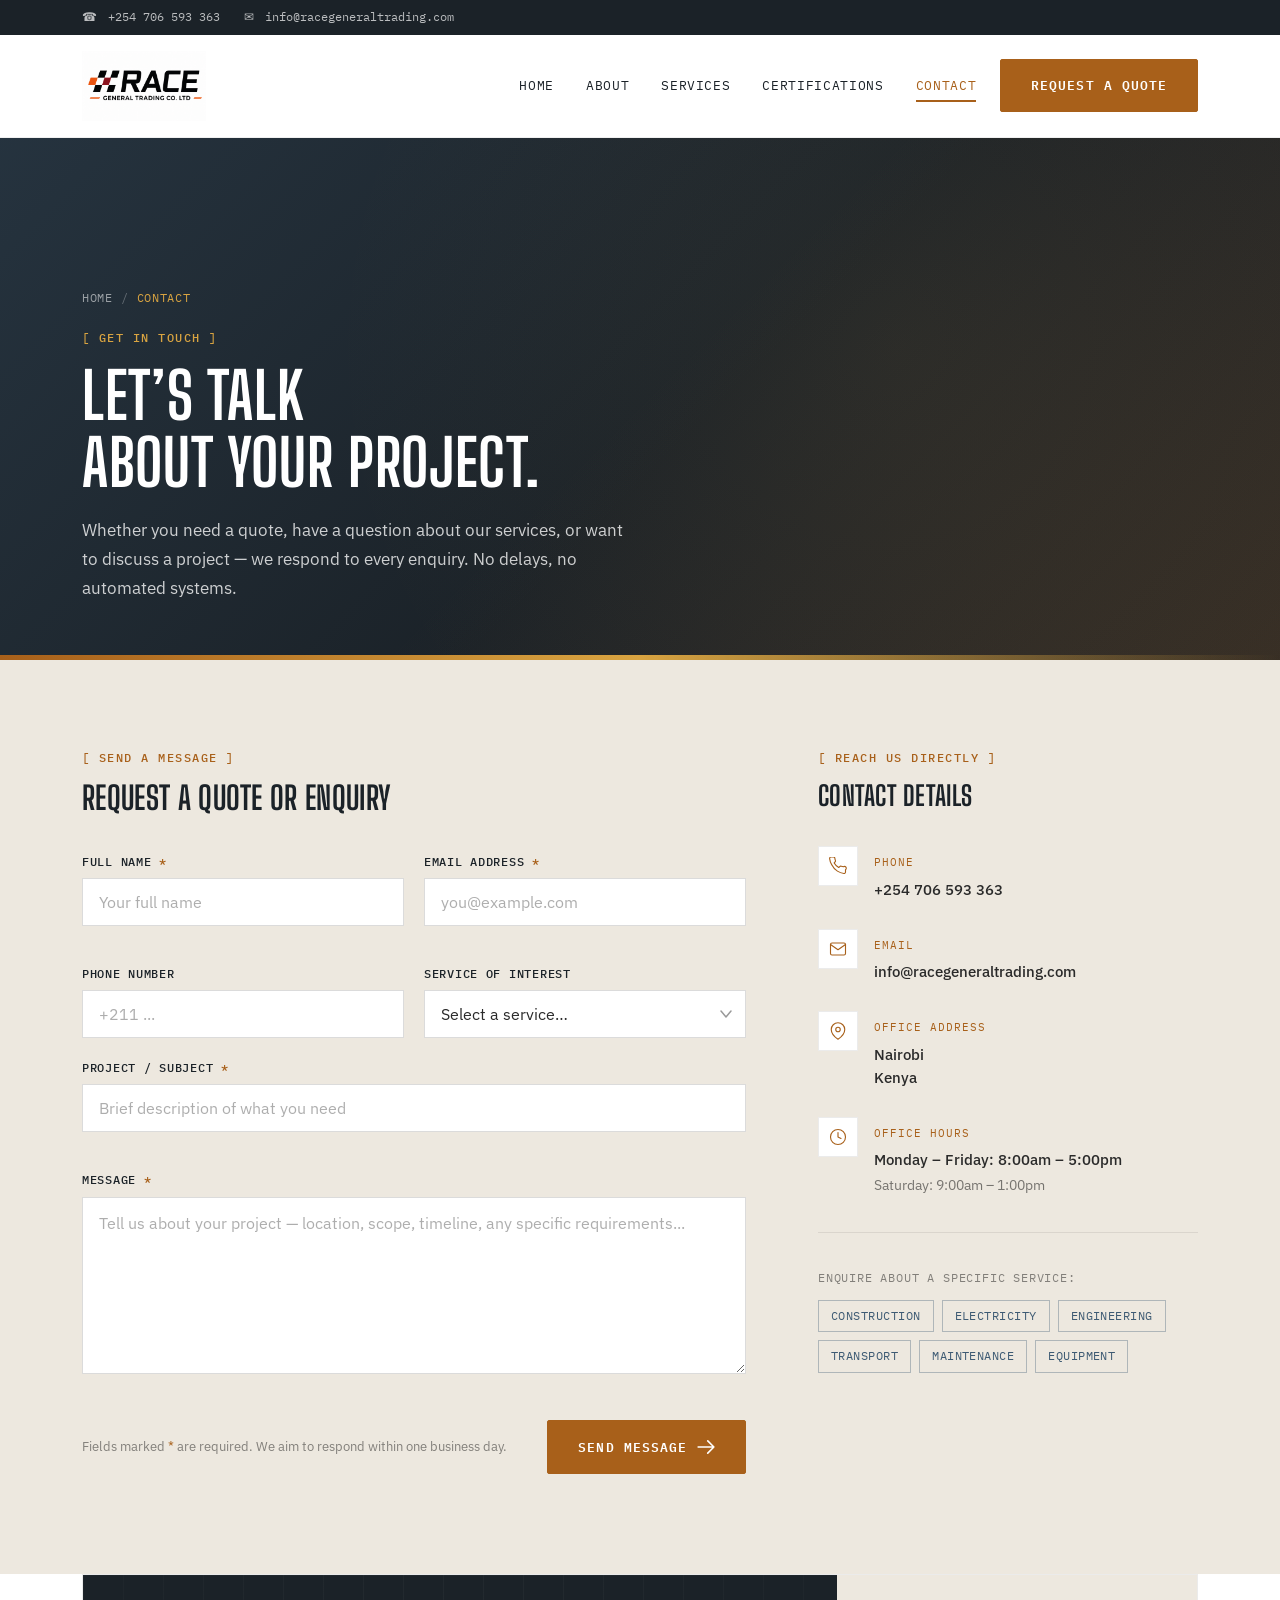
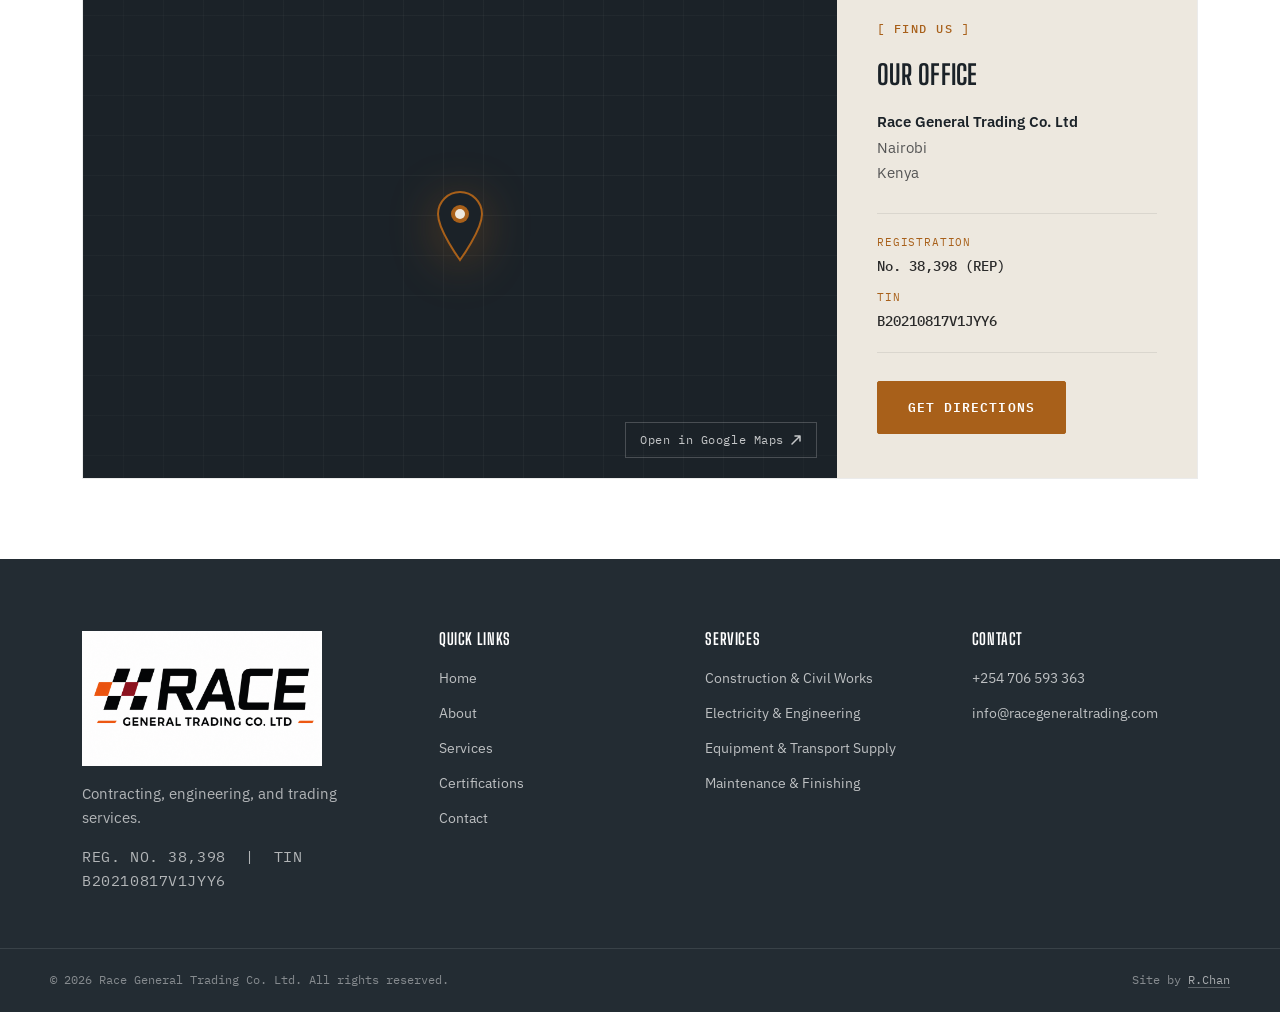
<file: contact.html>
<!DOCTYPE html>
<html lang = "en">
	<head>
		<title> Race General Trading </title>

		<meta charset = "UTF-8" />
		<meta name = "author" content = "Rebecca Chan" /> <!--date of creation; Sun, June 21, 2026-->
		<meta name = "viewport" content = "width=device-width,initial-scale=1,shrink-to-fit=no" />
		<meta name = "description" content = "Race General Trading Co. Ltd" />

		<!--browser icon-->
		<link 	rel = "icon"
      			href = 'data:image/svg+xml,<svg xmlns="http://www.w3.org/2000/svg" viewBox="0 0 100 100"><text y=".9em" font-size="90">🚢</text></svg>' />

		<!--font awesome link-->
        <link rel = "stylesheet" href = "https://cdnjs.cloudflare.com/ajax/libs/font-awesome/6.7.2/css/all.min.css" />

        <!--custom css-->
		<link rel = "stylesheet" href = "css/style.css" />

		<!--google css-->
        <link rel = "preconnect" href = "https://fonts.googleapis.com" />
        <link rel = "preconnect" href = "https://fonts.gstatic.com" crossorigin />
        <link href = "https://fonts.googleapis.com/css2?family=Big+Shoulders+Display:wght@600;700;800&family=IBM+Plex+Sans:wght@400;500;600;700&family=IBM+Plex+Mono:wght@400;500;600&display=swap" rel = "stylesheet" />
	</head>

	<body>

		<!--top bar-->
		<div class = "topbar">
			<div class = "topbar-inner">
				<div class = "topbar-contact">
					<a href = "tel:+254706593363"> <span class = "ic">&#9742;</span> +254 706 593 363 </a>
					<a href = "mailto:info@racegeneraltrading.com"> <span class = "ic">&#9993;</span> info@racegeneraltrading.com </a>
				</div>
			</div>
		</div>
		<!--top bar end-->

		<!--header / nav-->
		<header class = "site-header" id = "siteHeader">
			<div class = "header-inner">
				<a href = "index.html" class = "logo">
				    <img src = "images/logo.png"
				         alt = "RACE General Trading Co. Ltd"
				         class = "logo-img" />
				</a>

				<nav class = "main-nav" id = "mainNav">
					<a href = "index.html"> Home </a>
					<a href = "about.html"> About </a>
					<a href = "services.html"> Services </a>
					<a href = "certifications.html"> Certifications </a>
					<a href = "contact.html" class = "active"> Contact </a>
				</nav>

				<a href = "contact.html" class = "btn btn-primary nav-cta"> Request a Quote </a>

				<button class = "nav-toggle" id = "navToggle" aria-label = "Toggle navigation" aria-expanded = "false">
					<span></span><span></span><span></span>
				</button>
			</div>
		</header>
		<!--header / nav end-->

		<main>

			<!--page hero-->
			<section class = "contact-hero">
			    <div class = "contact-hero-bg"></div>
			    	<div class = "contact-hero-content">
			      		<nav class = "contact-breadcrumb" aria-label = "Breadcrumb">
			        		<a href = "index.html"> Home </a>
			        		<span> / </span>
			        		<span class = "contact-breadcrumb-current"> Contact </span>
			      		</nav>
			      		<p class = "eyebrow eyebrow-light"> [ GET IN TOUCH ] </p>
			      		<h1> Let&rsquo;s Talk <br> About Your Project. </h1>
			      		<p class = "contact-hero-sub">
			      			Whether you need a quote, have a question about our services, or want to discuss a project — we respond to every enquiry. No delays, no automated systems.
			      		</p>
			    	</div>
			    	<div class = "contact-hero-rule"></div>
			</section>
			<!--page hero end-->

			<!--main contact-->
			<section class = "contact-main">
    			<div class = "section-inner">
      				<div class = "contact-layout">

      					<!--form-->
      					<div class = "contact-form-wrap">
          					<p class = "eyebrow"> [ SEND A MESSAGE ] </p>
          					<h2> Request a Quote or Enquiry </h2>

          					<!--point form action at your backend handler-->
          					<form class = "contact-form" id = "contactForm" action = "#" method = "POST" novalidate>

          						<div class = "form-row form-row--two">
					              	<div class = "form-field">
					                	<label for = "full_name"> Full Name <span class = "req"> * </span> </label>
					                	<input type = "text" id = "full_name" name = "full_name" placeholder = "Your full name" required autocomplete = "name" />
					                	<span class = "field-error" aria-live = "polite"></span>
					              	</div>

					              	<div class = "form-field">
					                	<label for = "email"> Email Address <span class = "req"> * </span> </label>
					                	<input type = "email" id = "email" name = "email" placeholder = "you@example.com" required autocomplete = "email" />
					                	<span class = "field-error" aria-live = "polite"></span>
					              	</div>
					            </div>

					            <div class = "form-row form-row--two">
					              	<div class = "form-field">
					                	<label for = "phone"> Phone Number </label>
					                	<input type = "tel" id = "phone" name = "phone" placeholder = "+211 ..." autocomplete = "tel" />
					              	</div>

					              	<div class = "form-field">
					                	<label for = "service"> Service of Interest </label>

					                	<div class = "select-wrap">
					                  		<select id = "service" name = "service">
					                    		<option value = ""> Select a service&hellip; </option>
					                    		<option value = "electricity"> Electricity Services </option>
					                    		<option value = "carpentry"> Carpentry Services </option>
					                    		<option value = "aluminum"> Aluminum Services </option>
					                    		<option value = "construction"> Construction &amp; Civil Works </option>
					                    		<option value = "maintenance"> Maintenance Services </option>
					                    		<option value = "sanitary"> Sanitary Services </option>
					                    		<option value = "painting"> Painting Services </option>
					                    		<option value = "equipment"> Equipment &amp; Tools Supply </option>
					                    		<option value = "transport"> Transportation Supply </option>
					                    		<option value = "engineering"> Engineering Services </option>
					                    		<option value = "general"> General Enquiry </option>
					                  		</select>

					                  		<svg class = "select-arrow" viewBox = "0 0 12 8" fill = "none" xmlns = "http://www.w3.org/2000/svg" aria-hidden = "true">
					                    		<path d = "M1 1L6 7L11 1" stroke = "currentColor" stroke-width = "1.5" stroke-linecap = "round" stroke-linejoin = "round" />
					                  		</svg>
					                	</div>
					              	</div>
					            </div>

					            <div class = "form-field">
					              	<label for = "subject"> Project / Subject <span class = "req"> * </span> </label>
					              	<input type = "text" id = "subject" name = "subject" placeholder = "Brief description of what you need" required />
					              	<span class = "field-error" aria-live = "polite"></span>
					            </div>

					            <div class = "form-field">
					              	<label for = "message"> Message <span class = "req"> * </span> </label>
					              	<textarea id = "message" name = "message" rows = "6" placeholder = "Tell us about your project — location, scope, timeline, any specific requirements..." required></textarea>
					              	<span class = "field-error" aria-live = "polite"></span>
					            </div>

					            <div class = "form-footer">
					              	<p class = "form-note">
					              		Fields marked <span class = "req"> * </span> are required. We aim to respond within one business day.
					              	</p>
					              	<button type = "submit" class = "btn btn-primary btn-submit" id = "submitBtn">
					                	<span class = "btn-label"> Send Message </span>
					                	<svg class = "btn-icon" viewBox = "0 0 20 16" fill = "none" xmlns = "http://www.w3.org/2000/svg" aria-hidden = "true">
					                  		<path d = "M1 8H19M19 8L12 1M19 8L12 15" stroke = "currentColor" stroke-width = "1.8" stroke-linecap = "round" stroke-linejoin = "round" />
					                	</svg>
					              	</button>
					            </div>

					            <!--success / error feedback-->
					            <div class = "form-feedback form-feedback--success" id = "formSuccess" hidden>
					              	<svg viewBox = "0 0 20 20" fill = "none" xmlns = "http://www.w3.org/2000/svg" aria-hidden = "true">
					                	<circle cx = "10" cy = "10" r = "9" stroke = "#3A6E3A" stroke-width = "1.5" />
					                	<path d = "M6 10L9 13L14 7" stroke = "#3A6E3A" stroke-width = "1.5" stroke-linecap = "round" stroke-linejoin = "round" />
					              	</svg>
					              	<p> Your message has been sent. We&rsquo;ll be in touch shortly. </p>
					            </div>

					            <div class = "form-feedback form-feedback--error" id = "formError" hidden>
					              	<svg viewBox = "0 0 20 20" fill = "none" xmlns = "http://www.w3.org/2000/svg" aria-hidden = "true">
					                	<circle cx = "10" cy = "10" r = "9" stroke = "#8B0000" stroke-width = "1.5" />
					                	<path d = "M10 6V11" stroke = "#8B0000" stroke-width = "1.5" stroke-linecap = "round" />
					                	<circle cx = "10" cy = "14" r = "0.7" fill = "#8B0000" />
					              	</svg>
					              	<p> Something went wrong. Please try again or contact us directly by phone. </p>
					            </div>

          					</form>
          				</div>

          				<!--contact info sidebar-->
          				<aside class = "contact-info">
          					<p class = "eyebrow"> [ REACH US DIRECTLY ] </p>
          					<h2> Contact Details </h2>

          					<div class = "contact-info-items">

          						<div class = "contact-info-item">
					              	<div class = "contact-info-icon">
					                	<svg viewBox = "0 0 24 24" fill = "none" xmlns = "http://www.w3.org/2000/svg">
					                  		<path d = "M22 16.92v3a2 2 0 01-2.18 2 19.79 19.79 0 01-8.63-3.07A19.5 19.5 0 013.9 10.79a19.79 19.79 0 01-3.07-8.67A2 2 0 012.81 0h3a2 2 0 012 1.72c.127.96.361 1.903.7 2.81a2 2 0 01-.45 2.11L6.91 7.91a16 16 0 006.06 6.06l1.27-1.27a2 2 0 012.11-.45c.907.339 1.85.573 2.81.7A2 2 0 0122 16.92z" stroke = "#A8601A" stroke-width = "1.5" stroke-linecap = "round" stroke-linejoin = "round" />
					                	</svg>
					              	</div>

					              	<div class = "contact-info-text">
					                	<span class = "contact-info-label"> Phone </span>
					                	<a href = "tel:+254706593363" class = "contact-info-value"> +254 706 593 363 </a>
					              	</div>
					            </div>

					            <div class = "contact-info-item">
					              	<div class = "contact-info-icon">
					                	<svg viewBox = "0 0 24 24" fill = "none" xmlns = "http://www.w3.org/2000/svg">
					                  		<path d = "M4 4h16c1.1 0 2 .9 2 2v12c0 1.1-.9 2-2 2H4c-1.1 0-2-.9-2-2V6c0-1.1.9-2 2-2z" stroke = "#A8601A" stroke-width = "1.5" stroke-linecap = "round" stroke-linejoin = "round" />
					                  		<polyline points = "22,6 12,13 2,6" stroke = "#A8601A" stroke-width = "1.5" stroke-linecap = "round" stroke-linejoin = "round" />
					                	</svg>
					              	</div>

					              	<div class = "contact-info-text">
					                	<span class = "contact-info-label"> Email </span>
					                	<a href = "mailto:info@racegeneraltrading.com" class = "contact-info-value">						info@racegeneraltrading.com 
					                	</a>
					              	</div>
					            </div>

					            <div class = "contact-info-item">
					              	<div class = "contact-info-icon">
					                	<svg viewBox = "0 0 24 24" fill = "none" xmlns = "http://www.w3.org/2000/svg">
					                  		<path d = "M21 10c0 7-9 13-9 13s-9-6-9-13a9 9 0 0118 0z" stroke = "#A8601A" stroke-width = "1.5" stroke-linecap = "round" stroke-linejoin = "round" />
					                  		<circle cx = "12" cy = "10" r = "3" stroke = "#A8601A" stroke-width = "1.5" />
					                	</svg>
					              	</div>

					              	<div class = "contact-info-text">
					                	<span class = "contact-info-label"> Office Address </span>
					                	<span class = "contact-info-value"> Nairobi <br> Kenya </span>
					              	</div>
					            </div>

					            <div class = "contact-info-item">
					              	<div class = "contact-info-icon">
					                	<svg viewBox = "0 0 24 24" fill = "none" xmlns = "http://www.w3.org/2000/svg">
					                  		<circle cx = "12" cy = "12" r = "10" stroke = "#A8601A" stroke-width = "1.5" />
					                  		<polyline points = "12,6 12,12 16,14" stroke = "#A8601A" stroke-width = "1.5" stroke-linecap = "round" stroke-linejoin = "round" />
					                	</svg>
					              	</div>

					              	<div class = "contact-info-text">
					                	<span class = "contact-info-label"> Office Hours </span>
					                	<span class = "contact-info-value"> Monday – Friday: 8:00am – 5:00pm </span>
					                	<span class = "contact-info-value contact-info-value--muted"> Saturday: 9:00am – 1:00pm </span>
					              </div>
					            </div>

          					</div>

          					<!--quick links to services-->
          					<div class = "contact-services-quick">
					            <p class = "contact-services-quick-label"> Enquire about a specific service: </p>
					            <div class = "contact-services-tags">
					              	<a href = "#" class = "svc-tag-link" data-service = "construction"> Construction </a>
					              	<a href = "#" class = "svc-tag-link" data-service = "electricity"> Electricity </a>
					              	<a href = "#" class = "svc-tag-link" data-service = "engineering"> Engineering </a>
					              	<a href = "#" class = "svc-tag-link" data-service = "transport"> Transport </a>
					              	<a href = "#" class = "svc-tag-link" data-service = "maintenance"> Maintenance </a>
					              	<a href = "#" class = "svc-tag-link" data-service = "equipment"> Equipment </a>
					            </div>
					        </div>

          				</aside>
          				<!--contact info sidebar end-->

      				</div>
      			</div>
      		</section>
			<!--main contact end-->

			<!--map / location-->
			<section class = "contact-location">
    			<div class = "contact-location-inner">
    				<div class = "contact-location-card">

    					<div class = "contact-location-map">
				          	<!--decorative map grid pattern-->
				          	<div class = "map-grid-bg"></div>
			          		<div class = "map-pin-wrap">
			            		<svg class = "map-pin" viewBox = "0 0 56 72" fill = "none" xmlns = "http://www.w3.org/2000/svg">
			              			<path d = "M28 2C15.85 2 6 11.85 6 24C6 40 28 70 28 70C28 70 50 40 50 24C50 11.85 40.15 2 28 2Z" fill = "#1B2228" stroke = "#A8601A" stroke-width = "2" />
			              			<circle cx = "28" cy = "24" r = "9" fill = "#A8601A" />
			              			<circle cx = "28" cy = "24" r = "5" fill = "#EDE8DF" />
			            		</svg>
			          		</div>

			          		<a href = "https://maps.google.com/?q=Nairobi,+Kenya" target = "_blank" rel = "noopener" class = "map-open-link">
			            		Open in Google Maps
			            		<svg width = "12" height = "12" viewBox = "0 0 12 12" fill = "none" aria-hidden = "true">
			              			<path d = "M2 10L10 2M10 2H5M10 2V7" stroke = "currentColor" stroke-width = "1.5" stroke-linecap = "round" stroke-linejoin = "round" />
			            		</svg>
			          		</a>
				        </div>

				        <div class = "contact-location-details">
				          	<p class = "eyebrow"> [ FIND US ] </p>
				          	<h3> Our Office </h3>
				          	<address>
				            	<p> <strong> Race General Trading Co. Ltd </strong> </p>
				            	<p> Nairobi <br> Kenya </p>
				          	</address>
				          	<div class = "location-identifiers">
				            	<div class = "location-id-item">
				              		<span class = "location-id-label"> Registration </span>
				              		<span class = "location-id-value"> No. 38,398 (REP) </span>
				            	</div>

				            	<div class = "location-id-item">
				              		<span class = "location-id-label"> TIN </span>
				              		<span class = "location-id-value"> B20210817V1JYY6 </span>
				            	</div>
				          	</div>

				          	<a href = "https://maps.google.com/?q=Nairobi,+Kenya" target = "_blank" rel = "noopener" class = "btn btn-primary location-btn">
				          		Get Directions 
				          	</a>
				        </div>

    				</div>
    			</div>
    		</section>

		</main>

		<!--footer-->
		<footer class = "site-footer">
  			<div class = "footer-inner">

  				<div class = "footer-col footer-brand">
			      	<div class = "footer-logo">
					    <img src = "images/logo.png"
					         alt = "RACE General Trading Co. Ltd"
					         class = "footer-logo-img">
					</div>
			      	<p> Contracting, engineering, and trading services. </p>
			      	<p class = "footer-reg"> REG. NO. 38,398 &nbsp;|&nbsp; TIN B20210817V1JYY6 </p>
			    </div>

			    <div class = "footer-col">
			      	<h4> Quick Links </h4>
			      	<a href = "index.html"> Home </a>
			      	<a href = "about.html"> About </a>
			      	<a href = "services.html"> Services </a>
			      	<a href = "certifications.html"> Certifications </a>
			      	<a href = "contact.html"> Contact </a>
			    </div>

			    <div class = "footer-col">
			      	<h4> Services </h4>
			      	<a href = "services.html"> Construction &amp; Civil Works </a>
			      	<a href = "services.html"> Electricity &amp; Engineering </a>
			      	<a href = "services.html"> Equipment &amp; Transport Supply </a>
			      	<a href = "services.html"> Maintenance &amp; Finishing </a>
			    </div>

			    <div class = "footer-col">
			      	<h4> Contact </h4>
			      	<a href = "tel:+254706593363"> +254 706 593 363 </a>
			      	<a href = "mailto:info@racegeneraltrading.com"> info@racegeneraltrading.com </a>
			    </div>

  			</div>

  			<!--footer bottom-->
  			<div class = "footer-bottom">
  				<div class = "footer-bottom-inner">
			    	<p> &copy; 2026 Race General Trading Co. Ltd. All rights reserved. </p>
			    	<p class = "footer-credit"> Site by <a href = "#" target = "_blank" rel = "noopener"> R.Chan </a> </p>
			    </div>
			</div>

  		</footer>
  		<!--footer end-->

  		<!--back to top-->
		<button id = "backToTop" class = "back-to-top" aria-label = "Back to top"> &uarr; </button>

  		<!--javascript-->
  		<script src = "js/script.js"></script>
  		<!--javascript end-->

	</body>
</html>
</file>
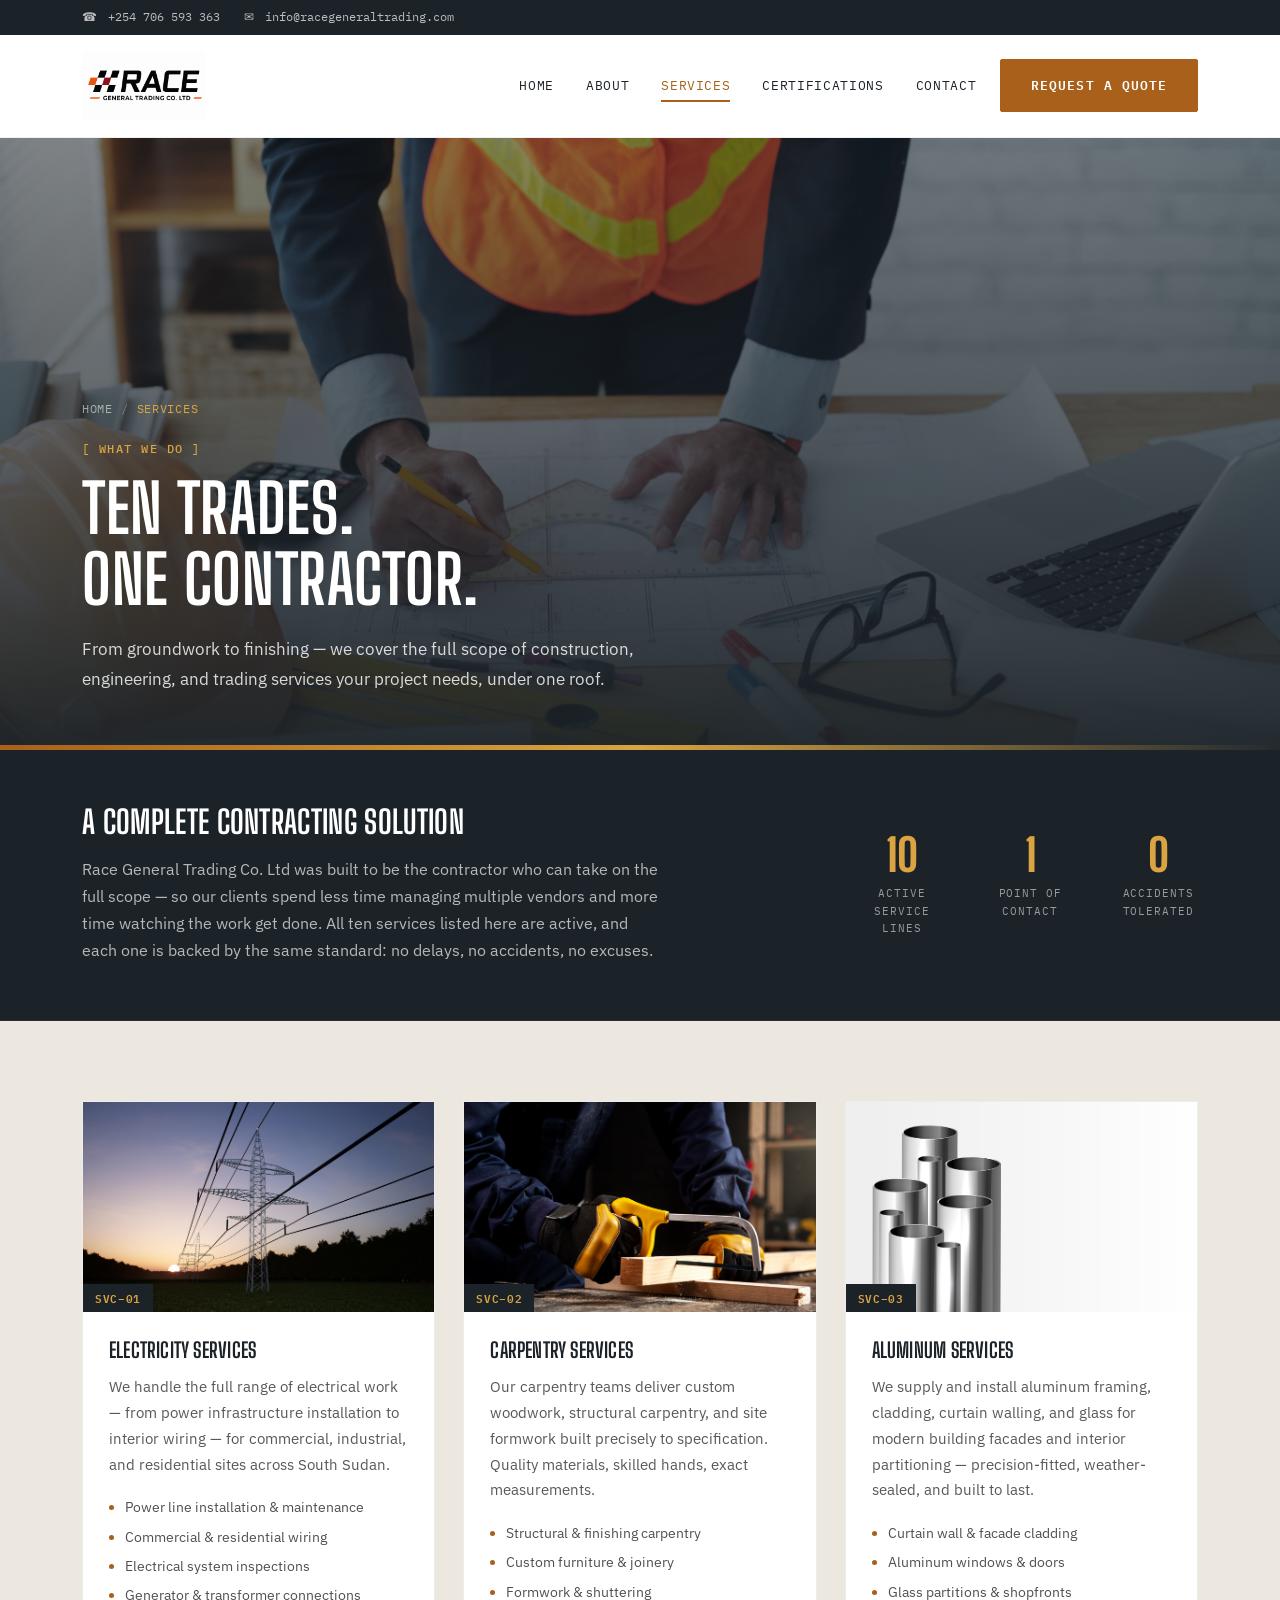
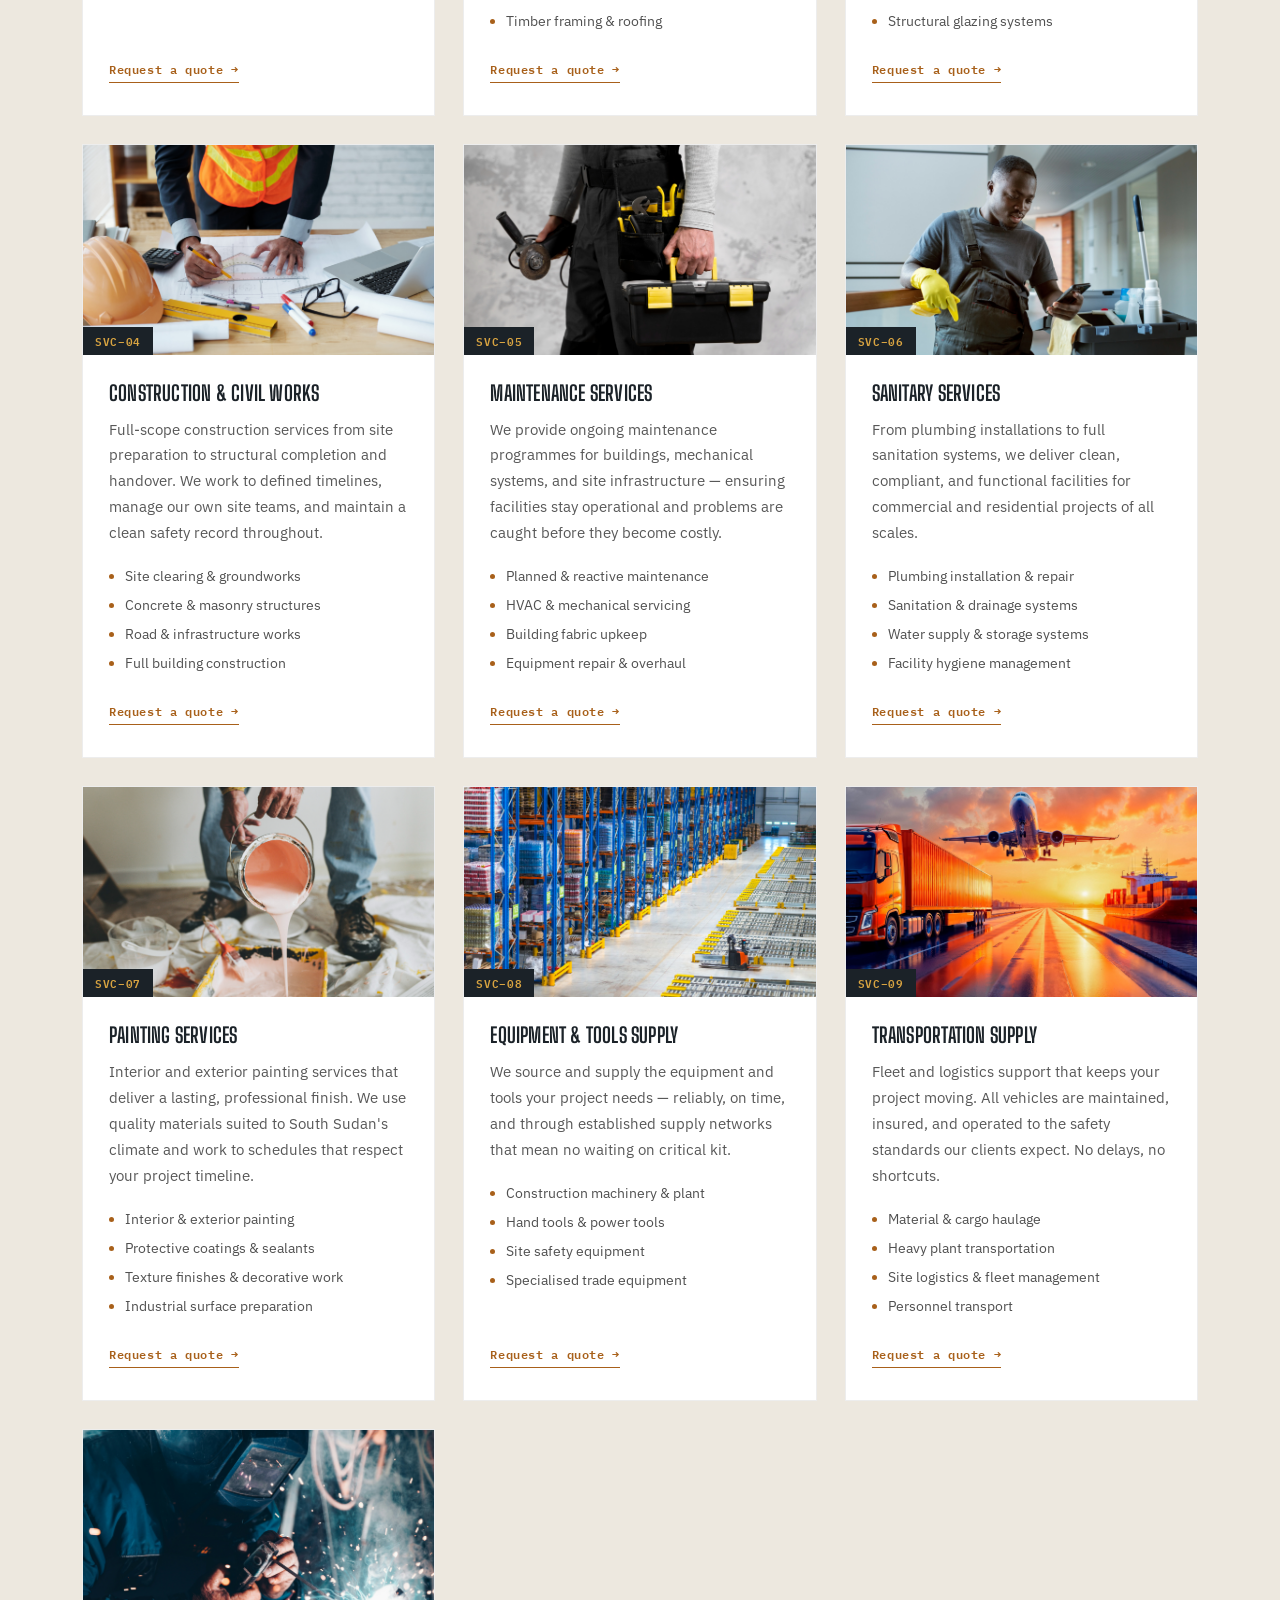
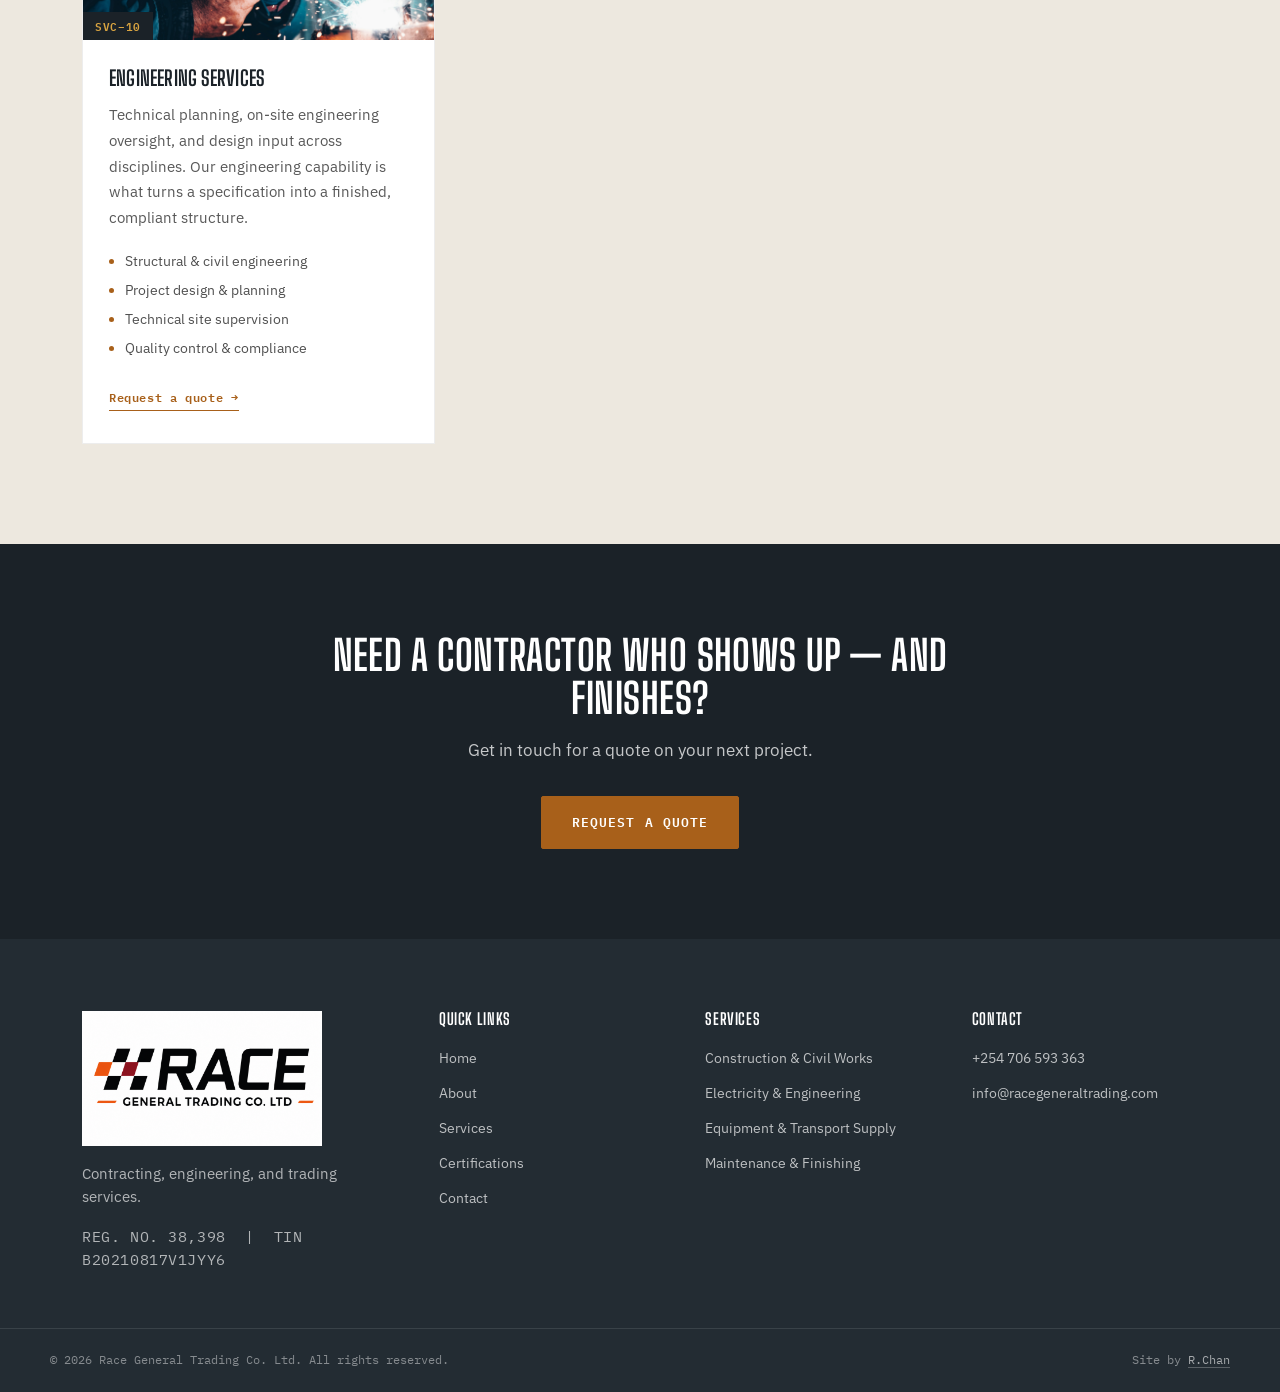
<file: services.html>
<!DOCTYPE html>
<html lang = "en">
	<head>
		<title> Race General Trading </title>

		<meta charset = "UTF-8" />
		<meta name = "author" content = "Rebecca Chan" /> <!--date of creation; Sun, June 21, 2026-->
		<meta name = "viewport" content = "width=device-width,initial-scale=1,shrink-to-fit=no" />
		<meta name = "description" content = "Race General Trading Co. Ltd" />

		<!--browser icon-->
		<link 	rel = "icon"
      			href = 'data:image/svg+xml,<svg xmlns="http://www.w3.org/2000/svg" viewBox="0 0 100 100"><text y=".9em" font-size="90">🚢</text></svg>' />

		<!--font awesome link-->
        <link rel = "stylesheet" href = "https://cdnjs.cloudflare.com/ajax/libs/font-awesome/6.7.2/css/all.min.css" />

        <!--custom css-->
		<link rel = "stylesheet" href = "css/style.css" />

		<!--google css-->
        <link rel = "preconnect" href = "https://fonts.googleapis.com" />
        <link rel = "preconnect" href = "https://fonts.gstatic.com" crossorigin />
        <link href = "https://fonts.googleapis.com/css2?family=Big+Shoulders+Display:wght@600;700;800&family=IBM+Plex+Sans:wght@400;500;600;700&family=IBM+Plex+Mono:wght@400;500;600&display=swap" rel = "stylesheet" />
	</head>

	<body>

		<!--top bar-->
		<div class = "topbar">
			<div class = "topbar-inner">
				<div class = "topbar-contact">
					<a href = "tel:+254706593363"> <span class = "ic">&#9742;</span> +254 706 593 363 </a>
					<a href = "mailto:info@racegeneraltrading.com"> <span class = "ic">&#9993;</span> info@racegeneraltrading.com </a>
				</div>
			</div>
		</div>
		<!--top bar end-->

		<!--header / nav-->
		<header class = "site-header" id = "siteHeader">
			<div class = "header-inner">
				<a href = "index.html" class = "logo">
				    <img src = "images/logo.png"
				         alt = "RACE General Trading Co. Ltd"
				         class = "logo-img" />
				</a>

				<nav class = "main-nav" id = "mainNav">
					<a href = "index.html"> Home </a>
					<a href = "about.html"> About </a>
					<a href = "services.html" class = "active"> Services </a>
					<a href = "certifications.html"> Certifications </a>
					<a href = "contact.html"> Contact </a>
				</nav>

				<a href = "contact.html" class = "btn btn-primary nav-cta"> Request a Quote </a>

				<button class = "nav-toggle" id = "navToggle" aria-label = "Toggle navigation" aria-expanded = "false">
					<span></span><span></span><span></span>
				</button>
			</div>
		</header>
		<!--header / nav end-->

		<main>

			<!--page hero-->
			<section class = "svc-hero">
			    <div class = "svc-hero-media">
			      	<img src = "images/services/construction.jpg" alt = "Race General Trading construction services" />
			      	<div class = "svc-hero-overlay"></div>
			    </div>

			    <div class = "svc-hero-content">
			      	<nav class = "breadcrumb" aria-label = "Breadcrumb">
			        	<a href = "index.html"> Home </a>
			        	<span class = "breadcrumb-sep"> / </span>
			        	<span class = "breadcrumb-current"> Services </span>
			      	</nav>

			      	<p class = "eyebrow eyebrow-light"> [ WHAT WE DO ] </p>
			      	<h1> Ten Trades. <br> One Contractor. </h1>
			      	<p class = "svc-hero-sub">
			      		From groundwork to finishing — we cover the full scope of construction, engineering, and trading services your project needs, under one roof.
			      	</p>
			    </div>

			    <div class = "svc-hero-rule"></div>
			</section>
			<!--page hero end-->

			<!--intro strip-->
			<section class = "svc-intro-strip">
			    <div class = "svc-intro-inner">
			      	<div class = "svc-intro-copy">
			        	<h2> A Complete Contracting Solution </h2>
			        	<p>
			        		Race General Trading Co. Ltd was built to be the contractor who can take on the full scope — so our clients spend less time managing multiple vendors and more time watching the work get done. All ten services listed here are active, and each one is backed by the same standard: no delays, no accidents, no excuses.
			        	</p>
			      	</div>

			      	<div class = "svc-intro-stats">
			        	<div class = "svc-stat">
			          		<span class = "svc-stat-num"> 10 </span>
			          		<span class = "svc-stat-label"> Active Service Lines </span>
			        	</div>

			        	<div class = "svc-stat">
			          		<span class = "svc-stat-num"> 1 </span>
			          		<span class = "svc-stat-label"> Point of Contact </span>
			        	</div>

			        	<div class = "svc-stat">
			          		<span class = "svc-stat-num"> 0 </span>
			          		<span class = "svc-stat-label"> Accidents Tolerated </span>
			        	</div>
			      	</div>
			    </div>
			</section>
			<!--intro strip end-->

			<!--services grid-->
			<section class = "svc-grid-section">
    			<div class = "section-inner">

    				<!--grid start-->
    				<div class = "svc-grid">

    					<!--SVC 01-->
				        <article class = "svc-card" id = "electricity">
				          	<div class = "svc-card-img-wrap">
				            	<img src = "images/services/electricity.jpg" alt = "Electrician inspecting power transmission lines" />
				            	<span class = "svc-card-tag"> SVC&ndash;01 </span>
				          	</div>

				          	<div class = "svc-card-body">
				            	<h3> Electricity Services </h3>
				            	<p>
				            		We handle the full range of electrical work — from power infrastructure installation to interior wiring — for commercial, industrial, and residential sites across South Sudan.
				            	</p>

				            	<ul class = "svc-detail-list">
				              		<li> Power line installation &amp; maintenance </li>
				              		<li> Commercial &amp; residential wiring </li>
				              		<li> Electrical system inspections </li>
				              		<li> Generator &amp; transformer connections </li>
				            	</ul>

				            	<a href = "contact.html?service=electricity" class = "svc-quote-link"> Request a quote &rarr; </a>
				          	</div>
				        </article>

				        <!--SVC 02-->
				        <article class = "svc-card" id = "carpentry">
				          	<div class = "svc-card-img-wrap">
				            	<img src = "images/services/carpentry.jpg" alt = "Carpentry team working with timber on site" />
				            	<span class = "svc-card-tag"> SVC&ndash;02 </span>
				          	</div>

				          	<div class = "svc-card-body">
				            	<h3> Carpentry Services </h3>
				            	<p>
				            		Our carpentry teams deliver custom woodwork, structural carpentry, and site formwork built precisely to specification. Quality materials, skilled hands, exact measurements.
				            	</p>

				            	<ul class = "svc-detail-list">
				              		<li> Structural &amp; finishing carpentry </li>
				              		<li> Custom furniture &amp; joinery </li>
				              		<li> Formwork &amp; shuttering </li>
				              		<li> Timber framing &amp; roofing </li>
				            	</ul>

				            	<a href = "contact.html?service=carpentry" class = "svc-quote-link"> Request a quote &rarr; </a>
				          	</div>
				        </article>

				        <!--SVC 03-->
				        <article class = "svc-card" id = "aluminum">
				          	<div class = "svc-card-img-wrap">
				            	<img src = "images/services/aluminum.jpg" alt = "Modern building facade with aluminum and glass panels" />
				            	<span class = "svc-card-tag"> SVC&ndash;03 </span>
				          	</div>

				          	<div class = "svc-card-body">
				            	<h3> Aluminum Services </h3>
				            	<p>
				            		We supply and install aluminum framing, cladding, curtain walling, and glass for modern building facades and interior partitioning — precision-fitted, weather-sealed, and built to last.
				            	</p>

				            	<ul class = "svc-detail-list">
				              		<li> Curtain wall &amp; facade cladding </li>
				              		<li> Aluminum windows &amp; doors </li>
				              		<li> Glass partitions &amp; shopfronts </li>
				              		<li> Structural glazing systems </li>
				            	</ul>

				            	<a href = "contact.html?service=aluminum" class = "svc-quote-link"> Request a quote &rarr; </a>
				          	</div>
				        </article>

				        <!--SVC 04-->
				        <article class = "svc-card" id = "construction">
				          	<div class = "svc-card-img-wrap">
				            	<img src = "images/services/construction.jpg" alt = "Building under construction with scaffolding" />
				            	<span class = "svc-card-tag"> SVC&ndash;04 </span>
				          	</div>

				          	<div class = "svc-card-body">
				            	<h3> Construction &amp; Civil Works </h3>
				            	<p>
				            		Full-scope construction services from site preparation to structural completion and handover. We work to defined timelines, manage our own site teams, and maintain a clean safety record throughout.
				            	</p>

				            	<ul class = "svc-detail-list">
				              		<li> Site clearing &amp; groundworks </li>
				              		<li> Concrete &amp; masonry structures </li>
				              		<li> Road &amp; infrastructure works </li>
				              		<li> Full building construction </li>
				            	</ul>

				            	<a href = "contact.html?service=construction" class = "svc-quote-link"> Request a quote &rarr; </a>
				          	</div>
				        </article>

				        <!--SVC 05-->
				        <article class = "svc-card" id = "maintenance">
				          	<div class = "svc-card-img-wrap">
				            	<img src = "images/services/maintenance.jpg" alt = "Technicians servicing building systems" />
				            	<span class = "svc-card-tag"> SVC&ndash;05 </span>
				          	</div>

				          	<div class = "svc-card-body">
				            	<h3> Maintenance Services </h3>
				            	<p>
				            		We provide ongoing maintenance programmes for buildings, mechanical systems, and site infrastructure — ensuring facilities stay operational and problems are caught before they become costly.
				            	</p>

				            	<ul class = "svc-detail-list">
				              		<li> Planned &amp; reactive maintenance </li>
				              		<li> HVAC &amp; mechanical servicing </li>
				              		<li> Building fabric upkeep </li>
				              		<li> Equipment repair &amp; overhaul </li>
				            	</ul>

				            	<a href = "contact.html?service=maintenance" class = "svc-quote-link"> Request a quote &rarr; </a>
				          	</div>
				        </article>

				        <!--SVC 06-->
				        <article class = "svc-card" id = "sanitary">
				          	<div class = "svc-card-img-wrap">
				            	<img src = "images/services/sanitary.jpg" alt = "Sanitary and cleaning supply equipment" />
				            	<span class = "svc-card-tag"> SVC&ndash;06 </span>
				          	</div>

				          	<div class = "svc-card-body">
				            	<h3> Sanitary Services </h3>
				            	<p>
				            		From plumbing installations to full sanitation systems, we deliver clean, compliant, and functional facilities for commercial and residential projects of all scales.
				            	</p>

				            	<ul class = "svc-detail-list">
				              		<li> Plumbing installation &amp; repair </li>
				              		<li> Sanitation &amp; drainage systems </li>
				              		<li> Water supply &amp; storage systems </li>
				              		<li> Facility hygiene management </li>
				            	</ul>

				            	<a href = "contact.html?service=sanitary" class = "svc-quote-link"> Request a quote &rarr; </a>
				          	</div>
				        </article>

				        <!--SVC 07-->
				        <article class = "svc-card" id = "painting">
				          	<div class = "svc-card-img-wrap">
				            	<img src = "images/services/painting.jpg" alt = "Painter finishing an interior ceiling" />
				            	<span class = "svc-card-tag"> SVC&ndash;07 </span>
				          	</div>

				          	<div class = "svc-card-body">
				            	<h3> Painting Services </h3>
				            	<p>
				            		Interior and exterior painting services that deliver a lasting, professional finish. We use quality materials suited to South Sudan's climate and work to schedules that respect your project timeline.
				            	</p>

				            	<ul class = "svc-detail-list">
				              		<li> Interior &amp; exterior painting </li>
				              		<li> Protective coatings &amp; sealants </li>
				              		<li> Texture finishes &amp; decorative work </li>
				              		<li> Industrial surface preparation </li>
				            	</ul>

				            	<a href = "contact.html?service=painting" class = "svc-quote-link"> Request a quote &rarr; </a>
				          	</div>
				        </article>

				        <!--SVC 08-->
				        <article class = "svc-card" id = "equipment">
				          	<div class = "svc-card-img-wrap">
				            	<img src = "images/services/equipment.jpg" alt = "Construction equipment and tools ready for deployment" />
				            	<span class = "svc-card-tag"> SVC&ndash;08 </span>
				          	</div>

				          	<div class = "svc-card-body">
				            	<h3> Equipment &amp; Tools Supply </h3>
				            	<p>
				            		We source and supply the equipment and tools your project needs — reliably, on time, and through established supply networks that mean no waiting on critical kit.
				            	</p>

				            	<ul class = "svc-detail-list">
				              		<li> Construction machinery &amp; plant </li>
				              		<li> Hand tools &amp; power tools </li>
				              		<li> Site safety equipment </li>
				              		<li> Specialised trade equipment </li>
				            	</ul>

				            	<a href = "contact.html?service=equipment" class = "svc-quote-link"> Request a quote &rarr; </a>
				          	</div>
				        </article>

				        <!--SVC 09-->
				        <article class = "svc-card" id = "transport">
				          	<div class = "svc-card-img-wrap">
				            	<img src = "images/services/transportation.jpg" alt = "Race General Trading transport fleet of trucks" />
				            	<span class = "svc-card-tag"> SVC&ndash;09 </span>
				          	</div>

				          	<div class = "svc-card-body">
				            	<h3> Transportation Supply </h3>
				            	<p>
				            		Fleet and logistics support that keeps your project moving. All vehicles are maintained, insured, and operated to the safety standards our clients expect. No delays, no shortcuts.
				            	</p>

				            	<ul class = "svc-detail-list">
				              		<li> Material &amp; cargo haulage </li>
				              		<li> Heavy plant transportation </li>
				              		<li> Site logistics &amp; fleet management </li>
				              		<li> Personnel transport </li>
				            	</ul>

				            	<a href = "contact.html?service=transport" class = "svc-quote-link"> Request a quote &rarr; </a>
				          	</div>
				        </article>

				        <!--SVC 10-->
				        <article class = "svc-card" id = "engineering">
				          	<div class = "svc-card-img-wrap">
				            	<img src = "images/services/engineering.jpg" alt = "Engineering team reviewing project plans on site" />
				            	<span class = "svc-card-tag"> SVC&ndash;10 </span>
				          	</div>

				          	<div class = "svc-card-body">
				            	<h3> Engineering Services </h3>
				            	<p>
				            		Technical planning, on-site engineering oversight, and design input across disciplines. Our engineering capability is what turns a specification into a finished, compliant structure.
				            	</p>

				            	<ul class = "svc-detail-list">
				              		<li> Structural &amp; civil engineering </li>
				              		<li> Project design &amp; planning </li>
				              		<li> Technical site supervision </li>
				              		<li> Quality control &amp; compliance </li>
				            	</ul>

				            	<a href = "contact.html?service=engineering" class = "svc-quote-link"> Request a quote &rarr; </a>
				          	</div>
				        </article>

    				</div>
    				<!--grid end-->

    			</div>
    		</section>
			<!--services grid end-->

			<!--CTA banner-->
			<section class = "cta-banner">
			    <div class = "cta-inner">
			      	<h2> Need a contractor who shows up &mdash; and finishes? </h2>
			      	<p> Get in touch for a quote on your next project. </p>
			      	<a href = "contact.html" class = "btn btn-primary"> Request a Quote </a>
			    </div>
			</section>

		</main>

		<!--footer-->
		<footer class = "site-footer">
  			<div class = "footer-inner">

  				<div class = "footer-col footer-brand">
			      	<div class = "footer-logo">
					    <img src = "images/logo.png"
					         alt = "RACE General Trading Co. Ltd"
					         class = "footer-logo-img">
					</div>
			      	<p> Contracting, engineering, and trading services. </p>
			      	<p class = "footer-reg"> REG. NO. 38,398 &nbsp;|&nbsp; TIN B20210817V1JYY6 </p>
			    </div>

			    <div class = "footer-col">
			      	<h4> Quick Links </h4>
			      	<a href = "index.html"> Home </a>
			      	<a href = "about.html"> About </a>
			      	<a href = "services.html"> Services </a>
			      	<a href = "certifications.html"> Certifications </a>
			      	<a href = "contact.html"> Contact </a>
			    </div>

			    <div class = "footer-col">
			      	<h4> Services </h4>
			      	<a href = "services.html"> Construction &amp; Civil Works </a>
			      	<a href = "services.html"> Electricity &amp; Engineering </a>
			      	<a href = "services.html"> Equipment &amp; Transport Supply </a>
			      	<a href = "services.html"> Maintenance &amp; Finishing </a>
			    </div>

			    <div class = "footer-col">
			      	<h4> Contact </h4>
			      	<a href = "tel:+254706593363"> +254 706 593 363 </a>
			      	<a href = "mailto:info@racegeneraltrading.com"> info@racegeneraltrading.com </a>
			    </div>

  			</div>

  			<!--footer bottom-->
  			<div class = "footer-bottom">
  				<div class = "footer-bottom-inner">
			    	<p> &copy; 2026 Race General Trading Co. Ltd. All rights reserved. </p>
			    	<p class = "footer-credit"> Site by <a href = "#" target = "_blank" rel = "noopener"> R.Chan </a> </p>
			    </div>
			</div>

  		</footer>
  		<!--footer end-->

  		<!--back to top-->
		<button id = "backToTop" class = "back-to-top" aria-label = "Back to top"> &uarr; </button>

  		<!--javascript-->
  		<script src = "js/script.js"></script>
  		<!--javascript end-->

	</body>
</html>
</file>
<file: css/style.css>
/*

Theme: Race General Trading Co. LTD;
Author: Rebecca Chan;
Date of Creation: Sun, June 21, 2026;

*/


/* all pages */

:root 
{
    --gunmetal: #1B2228;
    --gunmetal-soft: #232C33;
    --concrete: #EDE8DF;
    --concrete-deep: #DFD9CC;
    --oxide: #A8601A;
    --oxide-dark: #844A14;
    --steel: #3D5A73;
    --amber: #D9A441;
    --ink: #2A2A2A;
    --white: #FFFFFF;

    --font-display: "Big Shoulders Display", sans-serif;
    --font-body: "IBM Plex Sans", sans-serif;
    --font-mono: "IBM Plex Mono", monospace;

    --max-width: 1180px;
}

* 
{ 
    margin: 0; 
    padding: 0; 
    box-sizing: border-box; 
}

html 
{ 
    scroll-behavior: smooth; 
}

body 
{
    font-family: var(--font-body);
    color: var(--ink);
    background: var(--concrete);
    line-height: 1.6;
    -webkit-font-smoothing: antialiased;
}

img 
{ 
    max-width: 100%; 
    display: block; 
}

a 
{ 
    text-decoration: none; 
    color: inherit; 
}

ul 
{ 
    list-style: none; 
}

h1, h2, h3, h4 
{
    font-family: var(--font-display);
    font-weight: 700;
    text-transform: uppercase;
    letter-spacing: 0.01em;
    color: var(--gunmetal);
    line-height: 1.05;
}

.section-inner 
{
    max-width: var(--max-width);
    margin: 0 auto;
    padding: 0 32px;
}

.eyebrow 
{
    font-family: var(--font-mono);
    font-size: 0.78rem;
    letter-spacing: 0.12em;
    color: var(--oxide);
    margin-bottom: 14px;
    font-weight: 500;
}

.eyebrow-light 
{ 
    color: var(--amber); 
  }

.section-title 
{
    font-size: clamp(2rem, 4vw, 2.9rem);
    margin-bottom: 16px;
}

.section-sub 
{
    font-size: 1.05rem;
    color: #4B4B4B;
    max-width: 560px;
    margin-bottom: 48px;
}

/* buttons */
.btn 
{
    display: inline-block;
    font-family: var(--font-mono);
    font-size: 0.82rem;
    letter-spacing: 0.08em;
    text-transform: uppercase;
    font-weight: 600;
    padding: 15px 30px;
    border-radius: 2px;
    border: 1.5px solid transparent;
    transition: all 0.2s ease;
    cursor: pointer;
}

.btn-primary 
{
    background: var(--oxide);
    color: var(--white);
    border-color: var(--oxide);
}

.btn-primary:hover 
{ 
    background: var(--oxide-dark); 
    border-color: var(--oxide-dark); 
}

.btn-outline-light 
{
    background: transparent;
    color: var(--white);
    border-color: rgba(255,255,255,0.55);
}

.btn-outline-light:hover 
{   
    background: rgba(255,255,255,0.12); 
    border-color: var(--white); 
}

/* all pages end */

/* top bar */

.topbar 
{
    background: var(--gunmetal);
    color: rgba(255,255,255,0.7);
    font-family: var(--font-mono);
    font-size: 0.74rem;
}

.topbar-inner 
{
    max-width: var(--max-width);
    margin: 0 auto;
    padding: 8px 32px;
    display: flex;
    justify-content: space-between;
    align-items: center;
}

.topbar-contact 
{ 
    display: flex; 
    gap: 24px; 
}

.topbar-contact a:hover 
{ 
    color: var(--amber); 
}

.ic 
{ 
    margin-right: 4px; 
}

.topbar-loc 
{ 
    letter-spacing: 0.08em; 
    text-transform: uppercase; 
}

/* top bar end */

/* header / nav */

.site-header 
{
    position: sticky;
    top: 0;
    z-index: 100;
    background: var(--white);
    border-bottom: 1px solid rgba(0,0,0,0.06);
    transition: box-shadow 0.2s ease;
}

.site-header.is-scrolled 
{ 
    box-shadow: 0 2px 14px rgba(0,0,0,0.08); 
}

.header-inner 
{
    max-width: var(--max-width);
    margin: 0 auto;
    padding: 16px 32px;
    display: flex;
    align-items: center;
    justify-content: space-between;
    gap: 24px;
}

/* logo */
.logo
{
    display: flex;
    align-items: center;
    justify-content: center;
    text-decoration: none;
    flex-shrink: 0;
}

.logo-img
{
    display: block;
    height: 70px;      /* Desktop */
    object-fit: contain;
    transition: transform 0.3s ease;
    width: auto;
    
}

.logo:hover .logo-img
{
    transform: scale(1.03);
}

.main-nav 
{
    display: flex;
    gap: 32px;
    margin-left: auto;
}

.main-nav a 
{
    font-family: var(--font-mono);
    font-size: 0.82rem;
    text-transform: uppercase;
    letter-spacing: 0.05em;
    color: var(--gunmetal);
    position: relative;
    padding: 4px 0;
}

.main-nav a::after 
{
    content: "";
    position: absolute;
    left: 0; bottom: -2px;
    width: 0; height: 2px;
    background: var(--oxide);
    transition: width 0.2s ease;
}

.main-nav a:hover::after,
.main-nav a.active::after 
{  
    width: 100%; 
}

.main-nav a.active 
{ 
    color: var(--oxide); 
}

.nav-cta 
{ 
    white-space: nowrap; 
}

.nav-toggle 
{
    display: none;
    flex-direction: column;
    justify-content: center;
    gap: 5px;
    width: 32px; height: 32px;
    background: none; border: none; cursor: pointer;
}

.nav-toggle span 
{
    display: block; height: 2px; width: 100%;
    background: var(--gunmetal);
    transition: all 0.2s ease;
}

.nav-toggle.is-active span:nth-child(1) 
{ 
    transform: translateY(7px) rotate(45deg); 
}

.nav-toggle.is-active span:nth-child(2) 
{ 
    opacity: 0; 
}

.nav-toggle.is-active span:nth-child(3) 
{ 
    transform: translateY(-7px) rotate(-45deg); 
}

/* header / nav end */

/* hero */

.hero 
{
    position: relative;
    min-height: 86vh;
    display: flex;
    flex-direction: column;
    justify-content: center;
    overflow: hidden;
    background: var(--gunmetal);
}

.hero-media 
{ 
    position: absolute; 
    inset: 0; 
}

.hero-media img 
{ 
    width: 100%; 
    height: 100%; 
    object-fit: cover; 
}

.hero-overlay 
{
    position: absolute; inset: 0;
    background: linear-gradient(180deg, rgba(27,34,40,0.78) 0%, rgba(27,34,40,0.55) 45%, rgba(27,34,40,0.92) 100%);
}

.hero-content 
{
    position: relative;
    z-index: 2;
    max-width: var(--max-width);
    width: 100%;
    margin: 0 auto;
    padding: 140px 32px 80px;
    color: var(--white);
}

.hero h1 
{
    font-size: clamp(2.6rem, 7vw, 5.2rem);
    color: var(--white);
    margin-bottom: 24px;
}

.hero-sub 
{
    font-size: 1.15rem;
    max-width: 560px;
    color: rgba(255,255,255,0.85);
    margin-bottom: 36px;
}

.hero-actions 
{ 
    display: flex; 
    gap: 16px; 
    flex-wrap: wrap; 
}

.hero-stats 
{
    position: relative;
    z-index: 2;
    max-width: var(--max-width);
    margin: 0 auto;
    width: 100%;
    padding: 28px 32px;
    display: flex;
    gap: 48px;
    border-top: 1px solid rgba(255,255,255,0.18);
}

.stat 
{ 
    display: flex; 
    flex-direction: column; 
}

.stat-num 
{
    font-family: var(--font-display);
    font-size: 2.4rem;
    font-weight: 800;
    color: var(--amber);
    line-height: 1;
}

.stat-label 
{
    font-family: var(--font-mono);
    font-size: 0.72rem;
    letter-spacing: 0.08em;
    text-transform: uppercase;
    color: rgba(255,255,255,0.7);
    margin-top: 6px;
}

/* hero end */

/* trust strip */

.trust-strip 
{
    background: var(--steel);
    padding: 16px 0;
    overflow: hidden;
}

.trust-strip-inner 
{
    max-width: var(--max-width);
    margin: 0 auto;
    padding: 0 32px;
    display: flex;
    align-items: center;
    justify-content: center;
    flex-wrap: wrap;
    gap: 14px;
    font-family: var(--font-mono);
    font-size: 0.74rem;
    letter-spacing: 0.07em;
    color: rgba(255,255,255,0.92);
    text-align: center;
}

.trust-divider 
{ 
    color: rgba(255,255,255,0.4); 
}

/* trust strip end */

/* services */

.services 
{
    padding: 96px 0; 
}

.services-grid 
{
    display: grid;
    grid-template-columns: repeat(3, 1fr);
    gap: 28px;
}

.service-card 
{
    position: relative;
    background: var(--white);
    border: 1px solid rgba(0,0,0,0.07);
    padding: 22px 22px 26px;
    transition: transform 0.2s ease, box-shadow 0.2s ease;
}

.service-card:hover 
{
    transform: translateY(-4px);
    box-shadow: 0 16px 30px rgba(27,34,40,0.12);
}

.service-img 
{
    width: 100%;
    height: 170px;
    overflow: hidden;
    margin-bottom: 18px;
}

.service-img img 
{
    width: 100%; 
    height: 100%;
    object-fit: cover;
}

.spec-tag 
{
    display: inline-block;
    font-family: var(--font-mono);
    font-size: 0.68rem;
    letter-spacing: 0.06em;
    color: var(--oxide);
    background: rgba(168,96,26,0.1);
    padding: 3px 8px;
    margin-bottom: 10px;
}

.spec-tag-dark 
{
    position: absolute;
    top: 16px; left: 16px;
    background: var(--gunmetal);
    color: var(--amber);
    padding: 6px 12px;
}

.service-card h3 
{
    font-size: 1.25rem;
    margin-bottom: 8px;
}

.service-card p 
{
    font-size: 0.95rem;
    color: #565656;
}

/* services end */

/* about teaser */

.about-teaser 
{
    background: var(--white);
    padding: 96px 0;
}

.about-grid 
{
    display: grid;
    grid-template-columns: 0.85fr 1fr;
    gap: 64px;
    align-items: center;
}

.about-img 
{ 
    position: relative; 
}

.about-img img 
{
    width: 100%;
    height: 460px;
    object-fit: cover;
}

.about-copy p 
{ 
    color: #4B4B4B; 
    margin-bottom: 28px; 
    max-width: 520px; 
}

.values-list 
{
    display: grid;
    grid-template-columns: 1fr 1fr;
    gap: 18px 24px;
    margin-bottom: 32px;
}

.values-list li 
{
    font-size: 0.92rem;
    color: #4B4B4B;
}

.value-tag 
{
    display: block;
    font-family: var(--font-mono);
    font-size: 0.72rem;
    letter-spacing: 0.08em;
    color: var(--steel);
    margin-bottom: 4px;
}

.link-arrow 
{
    font-family: var(--font-mono);
    font-size: 0.85rem;
    letter-spacing: 0.04em;
    color: var(--oxide);
    font-weight: 600;
    border-bottom: 1.5px solid var(--oxide);
    padding-bottom: 2px;
}

.link-arrow:hover 
{ 
    color: var(--oxide-dark); 
    border-color: var(--oxide-dark); 
}

/* about teaser end */

/* CTA banner */

.cta-banner 
{
    background: var(--gunmetal);
    padding: 90px 32px;
    text-align: center;
}

.cta-inner 
{ 
    max-width: 680px; 
    margin: 0 auto; 
}

.cta-banner h2 
{
    color: var(--white);
    font-size: clamp(1.8rem, 4vw, 2.6rem);
    margin-bottom: 16px;
}

.cta-banner p 
{
    color: rgba(255,255,255,0.75);
    margin-bottom: 32px;
    font-size: 1.05rem;
}

/* CTA banner end */

/* footer */

.site-footer 
{
    background: var(--gunmetal-soft);
    color: rgba(255,255,255,0.78);
}

.footer-inner 
{
    max-width: var(--max-width);
    margin: 0 auto;
    padding: 72px 32px 40px;
    display: grid;
    grid-template-columns: 1.4fr 1fr 1fr 1fr;
    gap: 40px;
}

.footer-col h4 
{
    color: var(--white);
    font-size: 1rem;
    margin-bottom: 18px;
    letter-spacing: 0.04em;
}

.footer-col a, .footer-address 
{
    display: block;
    font-size: 0.9rem;
    color: rgba(255,255,255,0.7);
    margin-bottom: 12px;
}

.footer-col a:hover 
{ 
    color: var(--amber); 
}

.footer-logo
{
    display: flex;
    align-items: center;
}

.footer-logo-img
{
    width: 240px;      /* Adjust as needed */
    height: auto;
    display: block;
    object-fit: contain;
}

.footer-brand p 
{  
    font-size: 0.92rem; 
    margin: 16px 0; 
    max-width: 280px; 
    color: rgba(255,255,255,0.65); 
}

.footer-reg 
{
    font-family: var(--font-mono);
    font-size: 0.72rem;
    letter-spacing: 0.04em;
    color: rgba(255,255,255,0.5);
}

.footer-bottom 
{
    border-top: 1px solid rgba(255,255,255,0.1);
    padding: 22px 32px;
    text-align: center;
    font-family: var(--font-mono);
    font-size: 0.74rem;
    color: rgba(255,255,255,0.45);
}

.footer-bottom-inner 
{
    max-width: var(--max-width);
    margin: 0 auto;
    display: flex;
    align-items: center;
    justify-content: space-between;
    flex-wrap: wrap;
    gap: 8px;
}

.footer-credit a 
{
    color: rgba(255,255,255,0.6);
    border-bottom: 1px solid rgba(255,255,255,0.25);
}

.footer-credit a:hover 
{ 
    color: var(--amber); 
    border-color: var(--amber); 
}

/* footer end */

/* back to top */

.back-to-top 
{
    position: fixed;
    right: 24px;
    bottom: 74px;
    width: 48px;
    height: 48px;
    border-radius: 50%;
    background: var(--oxide);
    color: var(--white);
    border: none;
    font-size: 1.2rem;
    line-height: 1;
    cursor: pointer;
    display: flex;
    align-items: center;
    justify-content: center;
    box-shadow: 0 10px 24px rgba(27,34,40,0.3);
    opacity: 0;
    visibility: hidden;
    transform: translateY(12px);
    transition: opacity 0.25s ease, transform 0.25s ease, visibility 0.25s ease, background 0.2s ease;
    z-index: 90;
}

.back-to-top.is-visible 
{
    opacity: 1;
    visibility: visible;
    transform: translateY(0);
}

.back-to-top:hover 
{ 
    background: var(--oxide-dark); 
}

/* back to top end */

/* homepage responsive */

@media (max-width: 768px) 
{
    .topbar-loc 
    { 
        display: none; 
    }

    .topbar-contact 
    { 
        gap: 16px; 
    }

    .main-nav 
    {
        position: absolute;
        top: 100%; left: 0; right: 0;
        background: var(--white);
        flex-direction: column;
        gap: 0;
        max-height: 0;
        overflow: hidden;
        transition: max-height 0.25s ease;
        border-bottom: 1px solid rgba(0,0,0,0.06);
    }

    .main-nav.is-open 
    { 
        max-height: 360px; 
    }

    .main-nav a 
    {
        padding: 16px 32px;
        border-top: 1px solid rgba(0,0,0,0.05);
    }

    .main-nav a::after 
    { 
        display: none; 
    }

    .nav-cta 
    { 
        display: none; 
    }

    .nav-toggle 
    { 
        display: flex; 
    }

    .hero-content 
    { 
        padding: 110px 24px 60px; 
    }

    .hero-stats 
    { 
        flex-wrap: wrap; 
        gap: 28px; 
        padding: 24px; 
    }

    .services 
    { 
        padding: 64px 0; 
    }

    .services-grid 
    { 
        grid-template-columns: repeat(2, 1fr); 
        gap: 20px; 
    }

    .about-grid 
    { 
        grid-template-columns: 1fr; 
        gap: 36px; 
    }

    .about-img img 
    { 
        height: 320px; 
    }

    .values-list 
    { 
        grid-template-columns: 1fr 1fr; 
    }

    .footer-inner 
    { 
        grid-template-columns: 1fr 1fr; 
        gap: 36px; 
    }
}

@media (max-width: 480px) 
{
    .logo-img
    {
        height: 60px;
    }

    .section-inner, .header-inner, .topbar-inner 
    { 
        padding-left: 20px; 
        padding-right: 20px; 
    }

    .services-grid 
    { 
        grid-template-columns: 1fr; 
    }

    .hero-actions 
    { 
        flex-direction: column; 
    }

    .hero-actions .btn 
    { 
        text-align: center; 
    }

    .values-list 
    { 
        grid-template-columns: 1fr; 
    }

    .footer-inner 
    { 
        grid-template-columns: 1fr; 
        padding: 56px 24px 32px; 
    }

    .trust-strip-inner 
    { 
        font-size: 0.66rem; 
        gap: 8px; 
    }

    .back-to-top 
    { 
        right: 16px; 
        bottom: 16px; 
        width: 44px; 
        height: 44px; 
    }
}

/* homepage responsive end */

/* about page */

/* page hero */
.about-hero 
{
    position: relative;
    min-height: 72vh;
    display: flex;
    flex-direction: column;
    justify-content: flex-end;
    overflow: hidden;
    background: var(--gunmetal);
}

.about-hero-media 
{
    position: absolute;
    inset: 0;
}

.about-hero-media img 
{
    width: 100%;
    height: 100%;
    object-fit: cover;
    object-position: center top;
}

.about-hero-overlay 
{
    position: absolute;
    inset: 0;
    background: linear-gradient(
        180deg,
        rgba(27, 34, 40, 0.45) 0%,
        rgba(27, 34, 40, 0.72) 55%,
        rgba(27, 34, 40, 0.96) 100%
    );
}

.about-hero-content 
{
    position: relative;
    z-index: 2;
    max-width: var(--max-width);
    width: 100%;
    margin: 0 auto;
    padding: 80px 32px 56px;
    color: var(--white);
}

/* breadcrumb */
.breadcrumb 
{
    display: flex;
    align-items: center;
    gap: 8px;
    font-family: var(--font-mono);
    font-size: 0.74rem;
    letter-spacing: 0.06em;
    text-transform: uppercase;
    color: rgba(255, 255, 255, 0.55);
    margin-bottom: 20px;
}

.breadcrumb a 
{
    color: rgba(255, 255, 255, 0.55);
    transition: color 0.2s ease;
}

.breadcrumb a:hover 
{ 
    color: var(--amber); 
}

.breadcrumb-sep 
{ 
    color: rgba(255, 255, 255, 0.3); 
}

.breadcrumb-current 
{ 
    color: var(--amber); 
}

/* heading */
.about-hero-content h1 
{
    color: var(--white);
    font-size: clamp(2.4rem, 5.5vw, 4.2rem);
    margin-bottom: 20px;
    max-width: 680px;
}

.about-hero-sub 
{
    font-size: 1.08rem;
    color: rgba(255, 255, 255, 0.82);
    max-width: 600px;
    line-height: 1.7;
}

/* bottom rule — amber accent bar */
.about-hero-rule 
{
    position: relative;
    z-index: 2;
    height: 5px;
    background: linear-gradient(90deg, var(--oxide) 0%, var(--amber) 50%, transparent 100%);
}

/* our story */
.about-story 
{
    padding: 100px 0;
    background: var(--concrete);
}

.story-grid 
{
    display: grid;
    grid-template-columns: 1fr 1fr;
    gap: 80px;
    align-items: center;
}

/* left — image stack */
.story-img-wrap 
{
    position: relative;
}

.story-img-main 
{
    width: 100%;
    height: 500px;
    object-fit: cover;
    display: block;
}

.story-img-accent 
{
    position: absolute;
    width: 52%;
    height: 200px;
    object-fit: cover;
    bottom: -36px;
    right: -36px;
    border: 5px solid var(--concrete);
    box-shadow: 0 12px 32px rgba(27,34,40,0.18);
}

.story-founded-badge 
{
    position: absolute;
    top: 24px;
    left: -20px;
    background: var(--gunmetal);
    color: var(--white);
    padding: 18px 22px;
    text-align: center;
    box-shadow: 0 8px 20px rgba(27,34,40,0.25);
}

.story-founded-badge .badge-year 
{
    display: block;
    font-family: var(--font-display);
    font-size: 2.2rem;
    font-weight: 800;
    color: var(--amber);
    line-height: 1;
}

.story-founded-badge .badge-label 
{
    display: block;
    font-family: var(--font-mono);
    font-size: 0.65rem;
    letter-spacing: 0.1em;
    text-transform: uppercase;
    color: rgba(255,255,255,0.65);
    margin-top: 5px;
}

/* right — copy */
.story-copy .section-title 
{ 
    margin-bottom: 20px; 
}

.story-copy .lead 
{
    font-size: 1.12rem;
    color: var(--ink);
    font-weight: 500;
    margin-bottom: 18px;
    line-height: 1.65;
}

.story-copy p 
{
    font-size: 0.97rem;
    color: #555;
    line-height: 1.75;
    margin-bottom: 16px;
}

.story-milestones 
{
    margin-top: 36px;
    display: flex;
    flex-direction: column;
    gap: 0;
    border-left: 2px solid var(--concrete-deep);
    padding-left: 24px;
}

.milestone 
{
    position: relative;
    padding-bottom: 28px;
}

.milestone:last-child 
{ 
    padding-bottom: 0; 
}

.milestone::before 
{
    content: "";
    position: absolute;
    left: -31px;
    top: 5px;
    width: 10px;
    height: 10px;
    border-radius: 50%;
    background: var(--oxide);
    border: 2px solid var(--concrete);
    box-shadow: 0 0 0 2px var(--oxide);
}

.milestone-year 
{
    display: block;
    font-family: var(--font-mono);
    font-size: 0.72rem;
    letter-spacing: 0.09em;
    color: var(--oxide);
    margin-bottom: 4px;
}

.milestone-text 
{
    font-size: 0.94rem;
    color: var(--ink);
    line-height: 1.6;
}

/* vision, mission and objective */
.about-vmo 
{
    background: var(--gunmetal);
    padding: 100px 0;
}

.vmo-header 
{
    margin-bottom: 64px;
}

.vmo-header .section-title 
{ 
    color: var(--white); 
}

.vmo-header .section-sub 
{ 
    color: rgba(255,255,255,0.6); 
    margin-bottom: 0; 
}

.vmo-grid 
{
    display: grid;
    grid-template-columns: repeat(3, 1fr);
    gap: 2px;
}

.vmo-card 
{
    background: var(--gunmetal-soft);
    padding: 48px 36px 52px;
    position: relative;
    overflow: hidden;
    transition: background 0.25s ease;
}

.vmo-card:hover 
{ 
    background: #2B363E; 
}

/* top accent line per card */
.vmo-card::before 
{
    content: "";
    position: absolute;
    top: 0; left: 0; right: 0;
    height: 3px;
}

.vmo-card--vision::before   
{ 
    background: var(--oxide); 
}

.vmo-card--mission::before  
{ 
    background: var(--steel); 
}

.vmo-card--objective::before
{ 
    background: var(--amber); 
}

.vmo-index 
{
    font-family: var(--font-display);
    font-size: 5rem;
    font-weight: 800;
    line-height: 1;
    color: rgba(255,255,255,0.05);
    position: absolute;
    top: 24px;
    right: 28px;
    user-select: none;
}

.vmo-icon 
{
    width: 44px;
    height: 44px;
    margin-bottom: 24px;
    display: flex;
    align-items: center;
    justify-content: center;
}

.vmo-icon svg 
{
    width: 100%;
    height: 100%;
}

.vmo-card h3 
{
    font-size: 1.55rem;
    color: var(--white);
    margin-bottom: 20px;
}

.vmo-card p 
{
    font-size: 0.96rem;
    color: rgba(255,255,255,0.7);
    line-height: 1.78;
    margin-bottom: 14px;
}

.vmo-card p:last-child 
{ 
    margin-bottom: 0; 
}

.vmo-list 
{
    list-style: none;
    margin-top: 4px;
    display: flex;
    flex-direction: column;
    gap: 12px;
}

.vmo-list li 
{
    font-size: 0.94rem;
    color: rgba(255,255,255,0.68);
    line-height: 1.65;
    padding-left: 18px;
    position: relative;
}

.vmo-list li::before 
{
    content: "—";
    position: absolute;
    left: 0;
    color: var(--amber);
    font-size: 0.8rem;
}

/* our values */
.about-values 
{
    background: var(--concrete);
    padding: 100px 0;
}

.values-intro 
{
    display: grid;
    grid-template-columns: 1fr 1fr;
    gap: 64px;
    align-items: end;
    margin-bottom: 72px;
}

.values-intro-left .section-title 
{ 
    margin-bottom: 0; 
}

.values-intro-right p 
{
    font-size: 1.05rem;
    color: #555;
    line-height: 1.75;
}

.values-cards 
{
    display: grid;
    grid-template-columns: repeat(5, 1fr);
    gap: 0;
    border: 1px solid rgba(0,0,0,0.08);
}

.value-card 
{
    padding: 40px 28px 44px;
    border-right: 1px solid rgba(0,0,0,0.08);
    position: relative;
    background: var(--white);
    transition: background 0.2s ease;
    overflow: hidden;
}

.value-card:last-child 
{ 
    border-right: none; 
}

.value-card:hover 
{ 
    background: #F7F3ED; 
}

/* colour bar at top, one per card */
.value-card::after 
{
    content: "";
    position: absolute;
    top: 0; left: 0; right: 0;
    height: 4px;
    transform: scaleX(0);
    transform-origin: left;
    transition: transform 0.3s ease;
}

.value-card:hover::after 
{ 
    transform: scaleX(1); 
}

.value-card--distinction::after  
{ 
    background: var(--oxide); 
}

.value-card--revenue::after      
{ 
    background: var(--amber); 
}

.value-card--respect::after      
{ 
    background: var(--steel); 
}

.value-card--safety::after       
{ 
    background: #5A8A5A; 
}

.value-card--continuity::after   
{ 
    background: var(--gunmetal); 
}

.value-number 
{
    font-family: var(--font-mono);
    font-size: 0.7rem;
    letter-spacing: 0.1em;
    color: rgba(0,0,0,0.25);
    display: block;
    margin-bottom: 28px;
}

.value-icon 
{
    width: 40px;
    height: 40px;
    margin-bottom: 20px;
}

.value-card h3 
{
    font-size: 1.2rem;
    color: var(--gunmetal);
    margin-bottom: 14px;
}

.value-card p 
{
    font-size: 0.9rem;
    color: #606060;
    line-height: 1.7;
}

/* ethics and philosophy */
.about-ethics 
{
    background: var(--gunmetal);
    padding: 100px 0;
    position: relative;
    overflow: hidden;
}

/* faint background watermark word */
.about-ethics::before 
{
    content: "INTEGRITY";
    position: absolute;
    font-family: var(--font-display);
    font-size: 18rem;
    font-weight: 800;
    color: rgba(255,255,255,0.025);
    letter-spacing: 0.05em;
    top: 50%;
    left: 50%;
    transform: translate(-50%, -50%);
    white-space: nowrap;
    pointer-events: none;
    user-select: none;
}

.ethics-header 
{
    margin-bottom: 72px;
}

.ethics-header .section-title 
{ 
    color: var(--white); 
}

.ethics-header .section-sub   
{ 
    color: rgba(255,255,255,0.6); 
    margin-bottom: 0; 
}

.ethics-grid 
{
    display: grid;
    grid-template-columns: 1fr 1fr;
    gap: 4px;
}

/* each panel */
.ethics-panel 
{
    background: rgba(255,255,255,0.04);
    border: 1px solid rgba(255,255,255,0.07);
    padding: 52px 44px 56px;
    position: relative;
}

/* accent corner bracket */
.ethics-panel::before 
{
    content: "";
    position: absolute;
    top: 0; left: 0;
    width: 32px; height: 32px;
    border-top: 3px solid var(--oxide);
    border-left: 3px solid var(--oxide);
}

.ethics-panel--philosophy::before 
{
    border-color: var(--steel);
}

.ethics-panel-eyebrow 
{
    font-family: var(--font-mono);
    font-size: 0.72rem;
    letter-spacing: 0.1em;
    text-transform: uppercase;
    color: var(--oxide);
    display: block;
    margin-bottom: 20px;
}

.ethics-panel--philosophy .ethics-panel-eyebrow 
{
    color: var(--steel);
}

.ethics-panel h3 
{
    font-size: 1.8rem;
    color: var(--white);
    margin-bottom: 24px;
}

.ethics-panel p 
{
    font-size: 0.97rem;
    color: rgba(255,255,255,0.7);
    line-height: 1.78;
    margin-bottom: 16px;
}

.ethics-panel p:last-of-type 
{ 
    margin-bottom: 0; 
}

/* pull quote inside ethics panel */
.ethics-quote 
{
    border-left: 3px solid var(--oxide);
    padding: 16px 0 16px 24px;
    margin: 32px 0;
}

.ethics-quote p 
{
    font-family: var(--font-display);
    font-size: 1.35rem;
    font-weight: 600;
    color: var(--white) !important;
    line-height: 1.35;
    letter-spacing: 0.01em;
    margin: 0;
}

/* commitment list at bottom of philosophy panel */
.commitment-list 
{
    margin-top: 32px;
    display: flex;
    flex-direction: column;
    gap: 16px;
}

.commitment-item 
{
    display: flex;
    gap: 16px;
    align-items: flex-start;
}

.commitment-check 
{
    width: 22px;
    height: 22px;
    flex-shrink: 0;
    margin-top: 2px;
}

.commitment-text 
{
    font-size: 0.95rem;
    color: rgba(255,255,255,0.72);
    line-height: 1.65;
}

/* relationships */
.about-relationships 
{
    background: var(--concrete);
    padding: 100px 0;
}

.relationships-header 
{
    margin-bottom: 72px;
    max-width: 640px;
}

.relationships-grid 
{
    display: grid;
    grid-template-columns: 1fr 1fr;
    gap: 32px;
    align-items: start;
}

.rel-card 
{
    background: var(--white);
    border: 1px solid rgba(0,0,0,0.07);
    position: relative;
    overflow: hidden;
}

.rel-card-img 
{
    width: 100%;
    height: 260px;
    object-fit: cover;
    display: block;
}

.rel-card-body 
{
    padding: 40px 36px 44px;
}

/* coloured left rule */
.rel-card-body::before 
{
    content: "";
    position: absolute;
    left: 0;
    bottom: 0;
    width: 4px;
    height: 60%;
}

.rel-card--interior .rel-card-body::before  
{ 
    background: var(--oxide); 
}

.rel-card--international .rel-card-body::before 
{ 
    background: var(--steel); 
}

.rel-type-tag 
{
    display: inline-flex;
    align-items: center;
    gap: 10px;
    font-family: var(--font-mono);
    font-size: 0.72rem;
    letter-spacing: 0.1em;
    text-transform: uppercase;
    margin-bottom: 20px;
}

.rel-card--interior .rel-type-tag      
{ 
    color: var(--oxide); 
}

.rel-card--international .rel-type-tag 
{ 
    color: var(--steel); 
}

.rel-type-tag svg 
{ 
    flex-shrink: 0; 
}

.rel-card-body h3 
{
    font-size: 1.7rem;
    color: var(--gunmetal);
    margin-bottom: 18px;
    line-height: 1.1;
}

.rel-card-body p 
{
    font-size: 0.97rem;
    color: #555;
    line-height: 1.78;
    margin-bottom: 14px;
}

.rel-card-body p:last-child 
{ 
    margin-bottom: 0; 
}

.rel-pillars 
{
    display: grid;
    grid-template-columns: 1fr 1fr;
    gap: 14px 20px;
    margin-top: 28px;
    padding-top: 28px;
    border-top: 1px solid rgba(0,0,0,0.07);
}

.rel-pillar 
{
    display: flex;
    flex-direction: column;
    gap: 4px;
}

.rel-pillar-label 
{
    font-family: var(--font-mono);
    font-size: 0.68rem;
    letter-spacing: 0.08em;
    text-transform: uppercase;
}

.rel-card--interior .rel-pillar-label      
{ 
    color: var(--oxide); 
}

.rel-card--international .rel-pillar-label 
{ 
    color: var(--steel); 
}

.rel-pillar-value 
{
    font-size: 0.92rem;
    color: var(--ink);
    font-weight: 500;
}

/* management structure */
.about-management 
{
    background: var(--concrete);
    padding: 100px 0;
}

.management-header 
{
    margin-bottom: 80px;
}

/* chart wrapper */
.chart-block 
{
    margin-bottom: 80px;
}

.chart-block:last-child 
{ 
    margin-bottom: 0; 
}

.chart-block-title 
{
    display: flex;
    align-items: center;
    gap: 16px;
    margin-bottom: 48px;
}

.chart-block-title h3 
{
    font-size: 1.4rem;
    color: var(--gunmetal);
}

.chart-block-title-line 
{
    flex: 1;
    height: 1px;
    background: rgba(0,0,0,0.1);
}

.chart-block-tag 
{
    font-family: var(--font-mono);
    font-size: 0.68rem;
    letter-spacing: 0.09em;
    text-transform: uppercase;
    color: var(--oxide);
    white-space: nowrap;
}

/* org chart base */
.org-chart 
{
    overflow-x: auto;
    padding: 0 32px 8px;
    margin: 0 -32px;
}

.org-chart ul 
{
    list-style: none;
    display: flex;
    justify-content: center;
    position: relative;
    padding-top: 28px;
}

/* vertical line down from parent to children row */
.org-chart ul::before 
{
    content: "";
    position: absolute;
    top: 0;
    left: 50%;
    transform: translateX(-50%);
    width: 2px;
    height: 28px;
    background: var(--concrete-deep);
}

/* horizontal line connecting siblings */
.org-chart ul li 
{
    position: relative;
    display: flex;
    flex-direction: column;
    align-items: center;
    padding: 0 12px;
}

.org-chart ul li::before,
.org-chart ul li::after 
{
    content: "";
    position: absolute;
    top: 0;
    width: 50%;
    height: 2px;
    background: var(--concrete-deep);
}

.org-chart ul li::before 
{ 
    right: 50%; 
}

.org-chart ul li::after  
{ 
    left: 50%; 
}

/* remove outer horizontal lines from first/last siblings */
.org-chart ul li:first-child::before,
.org-chart ul li:last-child::after 
{ 
    display: none; 
}

/* only child — no horizontal lines needed */
.org-chart ul li:only-child::before,
.org-chart ul li:only-child::after 
{ 
    display: none; 
}

/* vertical connector from horizontal line down to node */
.org-chart ul li > .org-node 
{
    position: relative;
    margin-top: 0;
}

.org-chart ul li > .org-node::before 
{
    content: "";
    position: absolute;
    top: -14px;
    left: 50%;
    transform: translateX(-50%);
    width: 2px;
    height: 14px;
    background: var(--concrete-deep);
}

/* first level: no connector above (the ul::before covers it) */
.org-chart > ul > li > .org-node::before 
{ 
    display: none; 
}

/* org node box */
.org-node 
{
    border: 1.5px solid rgba(0,0,0,0.12);
    background: var(--white);
    padding: 10px 18px;
    text-align: center;
    min-width: 110px;
    max-width: 160px;
    white-space: normal;
    position: relative;
    transition: border-color 0.2s, box-shadow 0.2s;
}

.org-node:hover 
{
    border-color: var(--oxide);
    box-shadow: 0 4px 12px rgba(168,96,26,0.1);
}

.org-node-label 
{
    font-family: var(--font-mono);
    font-size: 0.72rem;
    font-weight: 600;
    letter-spacing: 0.04em;
    text-transform: uppercase;
    color: var(--ink);
    line-height: 1.35;
}

/* node variants */
.org-node--top 
{
    background: var(--gunmetal);
    border-color: var(--gunmetal);
}

.org-node--top .org-node-label 
{ 
    color: var(--white); 
}

.org-node--mid 
{
    background: var(--steel);
    border-color: var(--steel);
}

.org-node--mid .org-node-label 
{ 
    color: var(--white); 
}

.org-node--accent 
{
    border-color: var(--oxide);
}

.org-node--accent .org-node-label 
{ 
    color: var(--oxide); 
}

.org-node--leaf 
{
    background: var(--concrete);
    border-color: rgba(0,0,0,0.08);
    padding: 7px 12px;
    min-width: 80px;
}

.org-node--leaf .org-node-label 
{
    font-size: 0.65rem;
    color: #666;
}

/* staff node spans full width */
.staff-row 
{
    margin-top: 28px;
    position: relative;
    padding-top: 28px;
}

.staff-row::before 
{
    content: "";
    position: absolute;
    top: 0;
    left: 50%;
    transform: translateX(-50%);
    width: 2px;
    height: 28px;
    background: var(--concrete-deep);
}

.org-node--staff 
{
    background: var(--steel);
    border-color: var(--steel);
    min-width: 240px;
    max-width: 340px;
}

.org-node--staff .org-node-label 
{ 
    color: var(--white); 
}

/* about page end */

/* about page responsive */

@media (max-width: 1024px) 
{
    .values-cards 
    { 
        grid-template-columns: repeat(3, 1fr); 
    }

    .value-card:nth-child(3) 
    { 
        border-right: none; 
    }

    .value-card:nth-child(4),
    .value-card:nth-child(5) 
    { 
        border-top: 1px solid rgba(0,0,0,0.08); 
    }

    .value-card:nth-child(4) 
    { 
        border-right: 1px solid rgba(0,0,0,0.08); 
    }

    .value-card:nth-child(5) 
    { 
        border-right: none; 
    }
}

@media (max-width: 768px) 
{
    .about-hero 
    { 
        min-height: 60vh; 
    }

    .about-hero-content 
    { 
        padding: 60px 24px 44px; 
    }

    .about-story 
    { 
        padding: 72px 0; 
    }

    .story-grid 
    {
        grid-template-columns: 1fr;
        gap: 48px;
    }

    .story-img-main 
    { 
        height: 360px; 
    }

    .story-img-accent 
    {
        right: -16px;
        bottom: -24px;
        height: 150px;
    }

    .story-founded-badge 
    { 
        left: 12px; 
    }

    .vmo-grid 
    { 
        grid-template-columns: 1fr; 
        gap: 2px; 
    }

    .vmo-card 
    { 
        padding: 40px 28px 44px; 
    }

    .about-values { padding: 72px 0; }

    .values-intro 
    {
        grid-template-columns: 1fr;
        gap: 20px;
        margin-bottom: 48px;
    }

    .values-cards 
    { 
        grid-template-columns: repeat(2, 1fr); 
    }

    .value-card 
    { 
        border-right: 1px solid rgba(0,0,0,0.08) !important; 
        border-top: none !important; 
    }

    .value-card:nth-child(even) 
    { 
        border-right: none !important; 
    }

    .value-card:not(:nth-child(1)):not(:nth-child(2)) 
    { 
        border-top: 1px solid rgba(0,0,0,0.08) !important; 
    }

    .value-card::after 
    { 
        transform: scaleX(1); 
    }

    .about-ethics::before 
    { 
        font-size: 10rem; 
    }

    .ethics-grid 
    { 
        grid-template-columns: 1fr; 
    }

    .ethics-panel 
    { 
        padding: 40px 32px 44px; 
    }

    .about-relationships 
    { 
        padding: 72px 0; 
    }

    .relationships-header 
    { 
        margin-bottom: 48px; 
    }

    .relationships-grid 
    { 
        grid-template-columns: 1fr; 
        gap: 24px; 
    }

    .rel-card-img 
    { 
        height: 220px; 
    }

    .rel-card-body 
    { 
        padding: 32px 28px 36px; 
    }

    .about-management 
    { 
        padding: 72px 0; 
    }

    .management-header 
    { 
        margin-bottom: 56px; 
    }

    .chart-block 
    { 
        margin-bottom: 60px; 
    }

    .org-node 
    { 
        min-width: 88px; 
        padding: 8px 12px; 
    }

    .org-node-label 
    { 
        font-size: 0.64rem; 
    }

    .org-node--leaf 
    { 
        min-width: 68px; 
        padding: 6px 8px; 
    }
}

@media (max-width: 480px) 
{
    .about-hero 
    { 
        min-height: 52vh; 
    }

    .about-hero-content 
    { 
        padding: 48px 20px 36px; 
    }

    .about-hero-sub 
    { 
        font-size: 0.97rem; 
    }

    .about-story 
    { 
        padding: 56px 0; 
    }

    .story-img-main 
    { 
        height: 280px; 
    }

    .story-img-accent 
    { 
        display: none; 
    }

    .story-founded-badge 
    {
        top: 14px;
        left: 14px;
        padding: 12px 16px;
    }

    .story-founded-badge .badge-year 
    { 
        font-size: 1.7rem; 
    }

    .about-vmo 
    { 
        padding: 64px 0; 
    }

    .vmo-header 
    { 
        margin-bottom: 40px; 
    }

    .vmo-card 
    { 
        padding: 36px 20px 40px; 
    }

    .vmo-index 
    { 
        font-size: 3.5rem; 
    }

    .about-values 
    { 
        padding: 56px 0; 
    }

    .values-cards 
    { 
        grid-template-columns: 1fr; 
    }

    .value-card 
    { 
        border-right: none !important; 
        border-top: 1px solid rgba(0,0,0,0.08) !important; 
    }

    .value-card:first-child 
    { 
        border-top: none !important; 
    }

    .value-card 
    { 
        padding: 32px 20px 36px; 
    }

    .about-ethics 
    { 
        padding: 64px 0; 
    }

    .ethics-header 
    { 
        margin-bottom: 44px; 
    }

    .ethics-panel 
    { 
        padding: 36px 24px 40px; 
    }

    .ethics-panel h3 
    { 
        font-size: 1.5rem; 
    }

    .ethics-quote p 
    { 
        font-size: 1.15rem; 
    }

    .about-ethics::before 
    { 
        display: none; 
    }

    .about-relationships 
    { 
        padding: 56px 0; 
    }

    .rel-card-img 
    { 
        height: 180px; 
    }

    .rel-card-body 
    { 
        padding: 28px 20px 32px; 
    }

    .rel-card-body h3 
    { 
        font-size: 1.4rem; 
    }

    .rel-pillars 
    { 
        grid-template-columns: 1fr 1fr; 
    }

    .about-management 
    { 
        padding: 56px 0; 
    }

    .org-node 
    { 
        min-width: 72px; 
        padding: 7px 8px; 
    }

    .org-node-label 
    { 
        font-size: 0.6rem; 
        letter-spacing: 0.02em; 
    }

    .org-chart ul li 
    { 
        padding: 0 6px; 
    }

    .org-node--staff 
    { 
        min-width: 160px; 
    }
}

/* about page responsive end */

/* services page */

/* page hero */
.svc-hero 
{
    position: relative;
    min-height: 68vh;
    display: flex;
    flex-direction: column;
    justify-content: flex-end;
    overflow: hidden;
    background: var(--gunmetal);
}

.svc-hero-media 
{
    position: absolute;
    inset: 0;
}

.svc-hero-media img 
{
    width: 100%;
    height: 100%;
    object-fit: cover;
    object-position: center 40%;
}

.svc-hero-overlay 
{
    position: absolute;
    inset: 0;
    background: linear-gradient(
        180deg,
        rgba(27,34,40,0.5) 0%,
        rgba(27,34,40,0.7) 50%,
        rgba(27,34,40,0.96) 100%
    );
}

.svc-hero-content 
{
    position: relative;
    z-index: 2;
    max-width: var(--max-width);
    width: 100%;
    margin: 0 auto;
    padding: 80px 32px 52px;
    color: var(--white);
}

/* breadcrumb — reuse from about.css conventions */
.svc-hero-content .breadcrumb 
{
    display: flex;
    align-items: center;
    gap: 8px;
    font-family: var(--font-mono);
    font-size: 0.74rem;
    letter-spacing: 0.06em;
    text-transform: uppercase;
    color: rgba(255,255,255,0.55);
    margin-bottom: 20px;
}

.svc-hero-content .breadcrumb a 
{ 
    color: rgba(255,255,255,0.55); 
    transition: color 0.2s; 
}

.svc-hero-content .breadcrumb a:hover 
{ 
    color: var(--amber); 
}

.svc-hero-content .breadcrumb-sep 
{ 
    color: rgba(255,255,255,0.3); 
}

.svc-hero-content .breadcrumb-current 
{ 
    color: var(--amber); 
}

.svc-hero-content h1 
{
    color: var(--white);
    font-size: clamp(2.4rem, 5.5vw, 4.2rem);
    margin-bottom: 20px;
    max-width: 600px;
}

.svc-hero-sub 
{
    font-size: 1.08rem;
    color: rgba(255,255,255,0.82);
    max-width: 560px;
    line-height: 1.7;
}

.svc-hero-rule 
{
    position: relative;
    z-index: 2;
    height: 5px;
    background: linear-gradient(90deg, var(--oxide) 0%, var(--amber) 50%, transparent 100%);
}

/* intro strip */
.svc-intro-strip 
{
    background: var(--gunmetal);
    padding: 56px 0;
    border-bottom: 1px solid rgba(255,255,255,0.06);
}

.svc-intro-inner 
{
    max-width: var(--max-width);
    margin: 0 auto;
    padding: 0 32px;
    display: grid;
    grid-template-columns: 1fr auto;
    gap: 64px;
    align-items: center;
}

.svc-intro-copy h2 
{
    font-size: clamp(1.5rem, 2.5vw, 2rem);
    color: var(--white);
    margin-bottom: 16px;
}

.svc-intro-copy p 
{
    font-size: 0.97rem;
    color: rgba(255,255,255,0.68);
    line-height: 1.75;
    max-width: 580px;
}

.svc-intro-stats 
{
  display: flex;
  gap: 48px;
  flex-shrink: 0;
}

.svc-stat 
{
    display: flex;
    flex-direction: column;
    align-items: center;
    text-align: center;
}

.svc-stat-num 
{
    font-family: var(--font-display);
    font-size: 2.8rem;
    font-weight: 800;
    color: var(--amber);
    line-height: 1;
}

.svc-stat-label 
{
    font-family: var(--font-mono);
    font-size: 0.68rem;
    letter-spacing: 0.08em;
    text-transform: uppercase;
    color: rgba(255,255,255,0.55);
    margin-top: 8px;
    max-width: 80px;
    text-align: center;
}

/* services grid */
.svc-grid-section 
{
    background: var(--concrete);
    padding: 80px 0 100px;
}

.svc-grid 
{
    display: grid;
    grid-template-columns: repeat(3, 1fr);
    gap: 28px;
}

/* card */
.svc-card 
{
    background: var(--white);
    border: 1px solid rgba(0,0,0,0.07);
    display: flex;
    flex-direction: column;
    transition: transform 0.22s ease, box-shadow 0.22s ease;
}

.svc-card:hover 
{
    transform: translateY(-5px);
    box-shadow: 0 18px 36px rgba(27,34,40,0.11);
}

/* image */
.svc-card-img-wrap 
{
    position: relative;
    overflow: hidden;
    height: 210px;
}

.svc-card-img-wrap img 
{
    width: 100%;
    height: 100%;
    object-fit: cover;
    transition: transform 0.4s ease;
}

.svc-card:hover .svc-card-img-wrap img 
{
    transform: scale(1.04);
}

.svc-card-tag 
{
    position: absolute;
    bottom: 0;
    left: 0;
    font-family: var(--font-mono);
    font-size: 0.7rem;
    letter-spacing: 0.06em;
    font-weight: 600;
    background: var(--gunmetal);
    color: var(--amber);
    padding: 5px 12px;
}

/* body */
.svc-card-body 
{
    padding: 28px 26px 32px;
    flex: 1;
    display: flex;
    flex-direction: column;
}

.svc-card-body h3 
{
    font-size: 1.3rem;
    color: var(--gunmetal);
    margin-bottom: 12px;
}

.svc-card-body > p 
{
    font-size: 0.94rem;
    color: #585858;
    line-height: 1.72;
    margin-bottom: 20px;
}

/* detail list */
.svc-detail-list 
{
    list-style: none;
    display: flex;
    flex-direction: column;
    gap: 8px;
    margin-bottom: 28px;
    flex: 1;
}

.svc-detail-list li 
{
    font-size: 0.88rem;
    color: #505050;
    padding-left: 16px;
    position: relative;
    line-height: 1.5;
}

.svc-detail-list li::before 
{
    content: "";
    position: absolute;
    left: 0;
    top: 8px;
    width: 5px;
    height: 5px;
    background: var(--oxide);
    border-radius: 50%;
}

/* quote link */
.svc-quote-link 
{
    display: inline-block;
    font-family: var(--font-mono);
    font-size: 0.78rem;
    letter-spacing: 0.05em;
    font-weight: 600;
    color: var(--oxide);
    border-bottom: 1.5px solid var(--oxide);
    padding-bottom: 2px;
    align-self: flex-start;
    margin-top: auto;
    transition: color 0.2s, border-color 0.2s;
}

.svc-quote-link:hover 
{
    color: var(--oxide-dark);
    border-color: var(--oxide-dark);
}

/* services page end */

/* services page responsive */

@media (max-width: 1024px) 
{
    .svc-grid 
    { 
        grid-template-columns: repeat(2, 1fr); 
    }

    .svc-intro-stats 
    { 
        gap: 32px; 
    }
}

@media (max-width: 768px) 
{
    .svc-hero 
    { 
        min-height: 56vh; 
    }

    .svc-hero-content 
    { 
        padding: 60px 24px 44px; 
    }

    .svc-intro-inner 
    {
        grid-template-columns: 1fr;
        gap: 36px;
    }

    .svc-intro-stats 
    { 
        justify-content: flex-start; 
        gap: 40px; 
    }

    .svc-grid-section 
    { 
        padding: 60px 0 72px; 
    }

    .svc-grid 
    { 
        gap: 20px; 
    }

    .svc-card-img-wrap 
    { 
        height: 180px; 
    }
}

@media (max-width: 480px) 
{
    .svc-hero 
    { 
        min-height: 50vh; 
    }

    .svc-hero-content 
    { 
        padding: 48px 20px 36px; 
    }

    .svc-intro-strip 
    { 
        padding: 44px 0; 
    }

    .svc-intro-inner 
    { 
        padding: 0 20px; 
    }

    .svc-intro-stats 
    { 
        gap: 28px; 
    }

    .svc-stat-num 
    { 
        font-size: 2.2rem; 
    }

    .svc-grid 
    { 
        grid-template-columns: 1fr; 
    }

    .svc-grid-section 
    { 
        padding: 48px 0 60px; 
    }

    .svc-card-img-wrap 
    { 
        height: 200px; 
    }
}

/* services page responsive end */

/* certifications page */

/* page hero */
.cert-hero 
{
    position: relative;
    min-height: 60vh;
    display: flex;
    flex-direction: column;
    justify-content: flex-end;
    overflow: hidden;
    background: var(--gunmetal);
}

/* geometric background — no photo needed for a compliance page */
.cert-hero-bg 
{
    position: absolute;
    inset: 0;
    background:
        linear-gradient(135deg, rgba(168,96,26,0.18) 0%, transparent 50%),
        linear-gradient(225deg, rgba(61,90,115,0.22) 0%, transparent 55%),
        var(--gunmetal);
}

.cert-hero-bg::before 
{
    content: "";
    position: absolute;
    inset: 0;
    background-image: repeating-linear-gradient(
        0deg,
        transparent,
        transparent 48px,
        rgba(255,255,255,0.025) 48px,
        rgba(255,255,255,0.025) 50px
    ),
    repeating-linear-gradient(
        90deg,
        transparent,
        transparent 48px,
        rgba(255,255,255,0.025) 48px,
        rgba(255,255,255,0.025) 50px
    );
}

.cert-hero-content 
{
    position: relative;
    z-index: 2;
    max-width: var(--max-width);
    width: 100%;
    margin: 0 auto;
    padding: 80px 32px 52px;
    color: var(--white);
}

.cert-breadcrumb 
{
    display: flex;
    align-items: center;
    gap: 8px;
    font-family: var(--font-mono);
    font-size: 0.74rem;
    letter-spacing: 0.06em;
    text-transform: uppercase;
    color: rgba(255,255,255,0.55);
    margin-bottom: 20px;
}

.cert-breadcrumb a 
{ 
    color: rgba(255,255,255,0.55); 
    transition: color 0.2s; 
}

.cert-breadcrumb a:hover 
{ 
    color: var(--amber); 
}

.cert-breadcrumb span:not(.cert-breadcrumb-current) 
{ 
    color: rgba(255,255,255,0.3); 
}

.cert-breadcrumb-current 
{ 
    color: var(--amber); 
}

.cert-hero-content h1 
{
    color: var(--white);
    font-size: clamp(2.2rem, 5vw, 4rem);
    margin-bottom: 20px;
    max-width: 680px;
}

.cert-hero-sub 
{
    font-size: 1.05rem;
    color: rgba(255,255,255,0.78);
    max-width: 580px;
    line-height: 1.72;
}

.cert-hero-rule 
{
    position: relative;
    z-index: 2;
    height: 5px;
    background: linear-gradient(90deg, var(--oxide) 0%, var(--amber) 50%, transparent 100%);
}

/* renewal notice bar */
.cert-notice-bar 
{
    background: rgba(217,164,65,0.1);
    border-bottom: 1px solid rgba(217,164,65,0.25);
}

.cert-notice-inner 
{
    max-width: var(--max-width);
    margin: 0 auto;
    padding: 14px 32px;
    display: flex;
    align-items: flex-start;
    gap: 12px;
}

.cert-notice-inner svg 
{ 
    flex-shrink: 0; 
    margin-top: 2px; 
}

.cert-notice-inner p 
{
    font-family: var(--font-mono);
    font-size: 0.78rem;
    letter-spacing: 0.02em;
    color: #7A6020;
    line-height: 1.6;
}

/* cert grid */
.cert-grid-section 
{
    background: var(--concrete);
    padding: 80px 0 100px;
}

.cert-grid 
{
    display: grid;
    grid-template-columns: repeat(3, 1fr);
    gap: 24px;
}

/* card */
.cert-card 
{
    background: var(--white);
    border: 1px solid rgba(0,0,0,0.07);
    display: flex;
    flex-direction: column;
    transition: transform 0.2s ease, box-shadow 0.2s ease;
}

.cert-card:hover 
{
    transform: translateY(-4px);
    box-shadow: 0 14px 30px rgba(27,34,40,0.1);
}

.cert-card--featured 
{
    border-color: var(--oxide);
    border-width: 2px;
}

/* card header */
.cert-card-header 
{
    display: flex;
    justify-content: space-between;
    align-items: flex-start;
    padding: 24px 24px 0;
}

.cert-icon 
{
    width: 44px;
    height: 44px;
}

.cert-icon svg 
{ 
    width: 100%; 
    height: 100%; 
}

.cert-ref 
{
    font-family: var(--font-mono);
    font-size: 0.68rem;
    letter-spacing: 0.09em;
    color: rgba(0,0,0,0.3);
}

/* card body */
.cert-card-body 
{
    padding: 20px 24px 24px;
    flex: 1;
}

.cert-card-body h3 
{
    font-size: 1.05rem;
    color: var(--gunmetal);
    margin-bottom: 8px;
    line-height: 1.25;
}

.cert-authority 
{
    font-size: 0.82rem;
    color: var(--steel);
    line-height: 1.5;
    margin-bottom: 20px;
    font-style: normal;
}

/* meta table */
.cert-meta 
{
    display: flex;
    flex-direction: column;
    gap: 10px;
    border-top: 1px solid rgba(0,0,0,0.06);
    padding-top: 16px;
}

.cert-meta-row 
{
    display: grid;
    grid-template-columns: 110px 1fr;
    gap: 8px;
    align-items: baseline;
}

.cert-meta-row dt 
{
    font-family: var(--font-mono);
    font-size: 0.66rem;
    letter-spacing: 0.07em;
    text-transform: uppercase;
    color: rgba(0,0,0,0.4);
    font-weight: 400;
}

.cert-meta-row dd 
{
    font-size: 0.86rem;
    color: var(--ink);
    font-weight: 500;
    line-height: 1.4;
}

/* card footer */
.cert-card-footer 
{
    padding: 0 24px 22px;
    margin-top: auto;
}

.cert-status 
{
    display: inline-block;
    font-family: var(--font-mono);
    font-size: 0.68rem;
    letter-spacing: 0.07em;
    text-transform: uppercase;
    padding: 5px 12px;
    font-weight: 600;
}

.cert-status--active 
{
    background: rgba(90,138,90,0.12);
    color: #3A6E3A;
}

.cert-status--renewal 
{
    background: rgba(217,164,65,0.12);
    color: #8B6A10;
}

/* registration summary strip */
.cert-summary 
{
    background: var(--gunmetal);
    padding: 72px 0;
}

.cert-summary-inner 
{
    max-width: var(--max-width);
    margin: 0 auto;
    padding: 0 32px;
    display: grid;
    grid-template-columns: 280px 1fr;
    gap: 64px;
    align-items: start;
}

.cert-summary-col h2 
{
    color: var(--white);
    font-size: 1.7rem;
    margin-top: 12px;
    line-height: 1.15;
}

.cert-summary-details 
{
    display: grid;
    grid-template-columns: 1fr 1fr;
    gap: 0;
    border: 1px solid rgba(255,255,255,0.08);
}

.cert-summary-item 
{
    padding: 20px 24px;
    border-bottom: 1px solid rgba(255,255,255,0.07);
    border-right: 1px solid rgba(255,255,255,0.07);
    display: flex;
    flex-direction: column;
    gap: 6px;
}

.cert-summary-item:nth-child(even) 
{ 
    border-right: none; 
}

.cert-summary-item:nth-last-child(-n+2) 
{ 
    border-bottom: none; 
}

.cert-summary-label 
{
    font-family: var(--font-mono);
    font-size: 0.68rem;
    letter-spacing: 0.09em;
    text-transform: uppercase;
    color: var(--oxide);
}

.cert-summary-value 
{
    font-size: 0.92rem;
    color: rgba(255,255,255,0.85);
    font-weight: 500;
    line-height: 1.4;
}

/* certifications page end */

/* certifications page responsive */

@media (max-width: 1024px) 
{
    .cert-grid 
    { 
        grid-template-columns: repeat(2, 1fr); 
    }

    .cert-summary-inner 
    { 
        grid-template-columns: 1fr; 
        gap: 36px; 
    }

    .cert-summary-details 
    { 
        grid-template-columns: 1fr 1fr; 
    }
}

@media (max-width: 768px) 
{
    .cert-hero 
    { 
        min-height: 52vh; 
    }

    .cert-hero-content 
    { 
        padding: 60px 24px 44px; 
    }

    .cert-notice-inner 
    { 
        padding: 12px 24px; 
    }

    .cert-grid-section 
    { 
        padding: 60px 0 72px; 
    }

    .cert-grid 
    { 
        grid-template-columns: 1fr; 
        gap: 20px; 
    }

    .cert-summary 
    { 
        padding: 56px 0; 
    }

    .cert-summary-inner 
    { 
        padding: 0 24px; 
    }

    .cert-summary-details 
    { 
        grid-template-columns: 1fr; 
    }

    .cert-summary-item 
    { 
        border-right: none !important; 
    }

    .cert-summary-item:last-child 
    { 
        border-bottom: none; 
    }

    .cert-summary-item:nth-last-child(-n+2) 
    { 
        border-bottom: 1px solid rgba(255,255,255,0.07); 
    }

    .cert-summary-item:last-child 
    { 
        border-bottom: none !important; 
    }
}

@media (max-width: 480px) 
{
    .cert-hero 
    { 
        min-height: 46vh; 
    }

    .cert-hero-content 
    { 
        padding: 48px 20px 36px; 
    }

    .cert-notice-inner 
    { 
        padding: 12px 20px; 
        flex-direction: column; 
        gap: 8px; 
    }

    .cert-grid-section 
    { 
        padding: 48px 0 60px; 
    }

    .cert-meta-row 
    { 
        grid-template-columns: 90px 1fr; 
    }
}

/* certifications page responsive end */

/* contact page */

/* page hero */
.contact-hero 
{
    position: relative;
    min-height: 58vh;
    display: flex;
    flex-direction: column;
    justify-content: flex-end;
    overflow: hidden;
    background: var(--gunmetal);
}

.contact-hero-bg 
{
    position: absolute;
    inset: 0;
    background:
        linear-gradient(135deg, rgba(61,90,115,0.3) 0%, transparent 55%),
        linear-gradient(315deg, rgba(168,96,26,0.2) 0%, transparent 50%),
        var(--gunmetal);
}

.contact-hero-bg::before 
{
    content: "";
    position: absolute;
    inset: 0;
    background-image: radial-gradient(
        circle at 70% 40%,
        rgba(217,164,65,0.06) 0%,
        transparent 60%
    );
}

.contact-hero-content 
{
    position: relative;
    z-index: 2;
    max-width: var(--max-width);
    width: 100%;
    margin: 0 auto;
    padding: 80px 32px 52px;
    color: var(--white);
}

.contact-breadcrumb 
{
    display: flex;
    align-items: center;
    gap: 8px;
    font-family: var(--font-mono);
    font-size: 0.74rem;
    letter-spacing: 0.06em;
    text-transform: uppercase;
    color: rgba(255,255,255,0.55);
    margin-bottom: 20px;
}

.contact-breadcrumb a 
{ 
    color: rgba(255,255,255,0.55); 
    transition: color 0.2s; 
}

.contact-breadcrumb a:hover 
{ 
    color: var(--amber); 
}

.contact-breadcrumb span:not(.contact-breadcrumb-current) 
{ 
    color: rgba(255,255,255,0.3); 
}

.contact-breadcrumb-current 
{ 
    color: var(--amber); 
}

.contact-hero-content h1 
{
    color: var(--white);
    font-size: clamp(2.2rem, 5vw, 4rem);
    margin-bottom: 20px;
    max-width: 600px;
}

.contact-hero-sub 
{
    font-size: 1.05rem;
    color: rgba(255,255,255,0.78);
    max-width: 560px;
    line-height: 1.72;
}

.contact-hero-rule 
{
    position: relative;
    z-index: 2;
    height: 5px;
    background: linear-gradient(90deg, var(--oxide) 0%, var(--amber) 50%, transparent 100%);
}

/* main contact layout */
.contact-main 
{
    background: var(--concrete);
    padding: 88px 0 100px;
}

.contact-layout 
{
    display: grid;
    grid-template-columns: 1fr 380px;
    gap: 72px;
    align-items: start;
}

/* form */
.contact-form-wrap h2 
{
    font-size: clamp(1.6rem, 2.5vw, 2.2rem);
    margin-bottom: 36px;
    margin-top: 10px;
}

.contact-form 
{
    display: flex;
    flex-direction: column;
    gap: 20px;
}

.form-row 
{ 
    display: flex; 
    gap: 20px; 
}

.form-row--two > .form-field 
{ 
    flex: 1; 
    min-width: 0; 
}

.form-field 
{
    display: flex;
    flex-direction: column;
    gap: 7px;
}

.form-field label 
{
    font-family: var(--font-mono);
    font-size: 0.75rem;
    letter-spacing: 0.06em;
    text-transform: uppercase;
    color: var(--gunmetal);
    font-weight: 500;
}

.req 
{ 
    color: var(--oxide); 
}

.form-field input,
.form-field textarea 
{
    font-family: var(--font-body);
    font-size: 0.97rem;
    color: var(--ink);
    background: var(--white);
    border: 1.5px solid rgba(0,0,0,0.14);
    padding: 13px 16px;
    border-radius: 0;
    outline: none;
    transition: border-color 0.2s, box-shadow 0.2s;
    width: 100%;
    -webkit-appearance: none;
}

.form-field input::placeholder,
.form-field textarea::placeholder 
{ 
    color: rgba(0,0,0,0.32); 
}

.form-field input:focus,
.form-field textarea:focus 
{
    border-color: var(--oxide);
    box-shadow: 0 0 0 3px rgba(168,96,26,0.1);
}

.form-field input.is-invalid,
.form-field textarea.is-invalid 
{
    border-color: #B00;
    box-shadow: 0 0 0 3px rgba(187,0,0,0.08);
}

.form-field textarea 
{
    resize: vertical;
    min-height: 140px;
    line-height: 1.6;
}

/* select */
.select-wrap 
{
    position: relative;
}

.select-wrap select 
{
    font-family: var(--font-body);
    font-size: 0.97rem;
    color: var(--ink);
    background: var(--white);
    border: 1.5px solid rgba(0,0,0,0.14);
    padding: 13px 40px 13px 16px;
    width: 100%;
    border-radius: 0;
    outline: none;
    -webkit-appearance: none;
    appearance: none;
    cursor: pointer;
    transition: border-color 0.2s, box-shadow 0.2s;
}

.select-wrap select:focus 
{
    border-color: var(--oxide);
    box-shadow: 0 0 0 3px rgba(168,96,26,0.1);
}

.select-arrow 
{
    position: absolute;
    right: 14px;
    top: 50%;
    transform: translateY(-50%);
    width: 12px;
    height: 8px;
    color: rgba(0,0,0,0.4);
    pointer-events: none;
}

/* field error */
.field-error 
{
    font-family: var(--font-mono);
    font-size: 0.7rem;
    color: #B00;
    letter-spacing: 0.02em;
    min-height: 1em;
}

/* form footer */
.form-footer 
{
    display: flex;
    align-items: center;
    justify-content: space-between;
    gap: 24px;
    flex-wrap: wrap;
    padding-top: 8px;
}

.form-note 
{
    font-size: 0.82rem;
    color: rgba(0,0,0,0.45);
    line-height: 1.5;
}

.btn-submit 
{
    display: inline-flex;
    align-items: center;
    gap: 10px;
    white-space: nowrap;
}

.btn-submit .btn-icon 
{ 
    width: 18px; 
    height: 14px; 
}

.btn-submit:disabled 
{ 
    opacity: 0.65; 
    cursor: not-allowed; 
}

/* feedback messages */
.form-feedback 
{
    display: flex;
    align-items: flex-start;
    gap: 12px;
    padding: 16px 20px;
}

.form-feedback[hidden] 
{ 
    display: none; 
}

.form-feedback svg 
{ 
    width: 20px; 
    height: 20px; 
    flex-shrink: 0; 
    margin-top: 1px; 
}

.form-feedback p 
{ 
    font-size: 0.95rem; 
    line-height: 1.55; 
}

.form-feedback--success 
{
    background: rgba(90,138,90,0.1);
    border: 1px solid rgba(90,138,90,0.3);
    color: #2C562C;
}

.form-feedback--error 
{
    background: rgba(139,0,0,0.08);
    border: 1px solid rgba(139,0,0,0.2);
    color: #6B0000;
}

/* contact info sidebar */
.contact-info 
{
    position: sticky;
    top: 100px;
}

.contact-info h2 
{
    font-size: 1.7rem;
    margin-bottom: 36px;
    margin-top: 10px;
}

.contact-info-items 
{
    display: flex;
    flex-direction: column;
    gap: 28px;
    margin-bottom: 36px;
    padding-bottom: 36px;
    border-bottom: 1px solid rgba(0,0,0,0.08);
}

.contact-info-item 
{
    display: flex;
    gap: 16px;
    align-items: flex-start;
}

.contact-info-icon 
{
    width: 40px;
    height: 40px;
    background: var(--white);
    border: 1px solid rgba(0,0,0,0.08);
    display: flex;
    align-items: center;
    justify-content: center;
    flex-shrink: 0;
    padding: 10px;
}

.contact-info-icon svg 
{ 
    width: 100%; 
    height: 100%; 
}

.contact-info-text 
{
    display: flex;
    flex-direction: column;
    gap: 4px;
    padding-top: 8px;
}

.contact-info-label 
{
    font-family: var(--font-mono);
    font-size: 0.68rem;
    letter-spacing: 0.09em;
    text-transform: uppercase;
    color: var(--oxide);
    margin-bottom: 2px;
}

.contact-info-value 
{
    font-size: 0.96rem;
    color: var(--ink);
    line-height: 1.5;
    font-weight: 500;
}

a.contact-info-value 
{ 
    transition: color 0.2s; 
}

a.contact-info-value:hover 
{ 
    color: var(--oxide); 
}

.contact-info-value--muted 
{
    font-size: 0.88rem;
    color: rgba(0,0,0,0.5);
    font-weight: 400;
}

/* quick service tags */
.contact-services-quick 
{

}

.contact-services-quick-label 
{
    font-family: var(--font-mono);
    font-size: 0.72rem;
    letter-spacing: 0.07em;
    text-transform: uppercase;
    color: rgba(0,0,0,0.45);
    margin-bottom: 12px;
}

.contact-services-tags 
{
    display: flex;
    flex-wrap: wrap;
    gap: 8px;
}

.svc-tag-link 
{
    font-family: var(--font-mono);
    font-size: 0.72rem;
    letter-spacing: 0.04em;
    text-transform: uppercase;
    color: var(--steel);
    border: 1px solid rgba(61,90,115,0.35);
    padding: 6px 12px;
    transition: background 0.2s, color 0.2s, border-color 0.2s;
}

.svc-tag-link:hover 
{
    background: var(--steel);
    color: var(--white);
    border-color: var(--steel);
}

/* location */
.contact-location 
{
    background: var(--white);
    padding: 0;
}

.contact-location-inner 
{
    max-width: var(--max-width);
    margin: 0 auto;
    padding: 0 32px 80px;
}

.contact-location-card 
{
    display: grid;
    grid-template-columns: 1fr 360px;
    border: 1px solid rgba(0,0,0,0.08);
    overflow: hidden;
}

/* map area */
.contact-location-map 
{
    position: relative;
    min-height: 340px;
    background: var(--gunmetal);
    display: flex;
    align-items: center;
    justify-content: center;
    overflow: hidden;
}

.map-grid-bg 
{
    position: absolute;
    inset: 0;
    background-image:
        linear-gradient(rgba(255,255,255,0.04) 1px, transparent 1px),
        linear-gradient(90deg, rgba(255,255,255,0.04) 1px, transparent 1px);
    background-size: 40px 40px;
}

.map-grid-bg::after 
{
    content: "";
    position: absolute;
    inset: 0;
    background: radial-gradient(circle at center, transparent 30%, rgba(27,34,40,0.6) 100%);
}

.map-pin-wrap 
{
    position: relative;
    z-index: 2;
    display: flex;
    align-items: center;
    justify-content: center;
}

.map-pin 
{
    width: 56px;
    height: 72px;
    filter: drop-shadow(0 8px 24px rgba(168,96,26,0.4));
    animation: pin-bob 2.4s ease-in-out infinite;
}

@keyframes pin-bob 
{
    0%, 100% 
    { 
        transform: translateY(0); 
    }

    50%       
    { 
        transform: translateY(-8px); 
    }
}

.map-open-link 
{
    position: absolute;
    z-index: 2;
    bottom: 20px;
    right: 20px;
    font-family: var(--font-mono);
    font-size: 0.72rem;
    letter-spacing: 0.05em;
    color: rgba(255,255,255,0.75);
    border: 1px solid rgba(255,255,255,0.2);
    padding: 8px 14px;
    display: flex;
    align-items: center;
    gap: 6px;
    transition: background 0.2s, color 0.2s;
}

.map-open-link:hover 
{
    background: rgba(255,255,255,0.1);
    color: var(--white);
}

/* location details */
.contact-location-details 
{
    padding: 44px 40px;
    background: var(--concrete);
    display: flex;
    flex-direction: column;
}

.contact-location-details h3 
{
    font-size: 1.7rem;
    margin-bottom: 20px;
    margin-top: 8px;
}

.contact-location-details address 
{
    font-style: normal;
    margin-bottom: 28px;
}

.contact-location-details address p 
{
    font-size: 0.96rem;
    color: #555;
    line-height: 1.65;
}

.contact-location-details address strong 
{
    color: var(--gunmetal);
    font-weight: 600;
}

.location-identifiers 
{
    display: flex;
    flex-direction: column;
    gap: 12px;
    padding: 20px 0;
    border-top: 1px solid rgba(0,0,0,0.08);
    border-bottom: 1px solid rgba(0,0,0,0.08);
    margin-bottom: 28px;
}

.location-id-item 
{
    display: flex;
    flex-direction: column;
    gap: 3px;
}

.location-id-label 
{
    font-family: var(--font-mono);
    font-size: 0.66rem;
    letter-spacing: 0.08em;
    text-transform: uppercase;
    color: var(--oxide);
}

.location-id-value 
{
    font-size: 0.9rem;
    color: var(--ink);
    font-weight: 500;
    font-family: var(--font-mono);
}

.location-btn 
{ 
    align-self: flex-start; 
    margin-top: auto; 
}

/* contact page end */

/* contact page responsive */

@media (max-width: 1024px) 
{
    .contact-layout 
    { 
        grid-template-columns: 1fr; 
        gap: 56px; 
    }

    .contact-info 
    { 
        position: static; 
    }

    .contact-info-items 
    { 
        display: grid; 
        grid-template-columns: 1fr 1fr; 
    }

    .contact-location-card 
    { 
        grid-template-columns: 1fr; 
    }

    .contact-location-map 
    { 
        min-height: 260px; 
    }
}

@media (max-width: 768px) 
{
    .contact-hero 
    { 
        min-height: 50vh; 
    }

    .contact-hero-content 
    { 
        padding: 60px 24px 44px; 
    }

    .contact-main 
    { 
        padding: 64px 0 72px; 
    }

    .form-row--two 
    { 
        flex-direction: column; 
        gap: 20px; 
    }

    .form-footer 
    { 
        flex-direction: column; 
        align-items: flex-start; 
        gap: 16px; 
    }

    .btn-submit 
    { 
        width: 100%; 
        justify-content: center; 
    }

    .contact-info-items 
    { 
        grid-template-columns: 1fr; 
    }

    .contact-location-inner 
    { 
        padding: 0 24px 64px; 
    }

    .contact-location-details 
    { 
        padding: 32px 28px; 
    }
}

@media (max-width: 480px) 
{
    .contact-hero 
    { 
        min-height: 44vh; 
    }

    .contact-hero-content 
    { 
        padding: 48px 20px 36px; 
    }

    .contact-main 
    { 
        padding: 52px 0 60px; 
    }

    .contact-location-inner 
    { 
        padding: 0 20px 52px; 
    }

    .contact-location-details 
    { 
        padding: 28px 20px; 
    }

    .contact-location-details h3 
    { 
        font-size: 1.4rem; 
    }

    .contact-services-tags 
    { 
        gap: 6px; 
    }
}

/* contact page responsive end */
</file>
